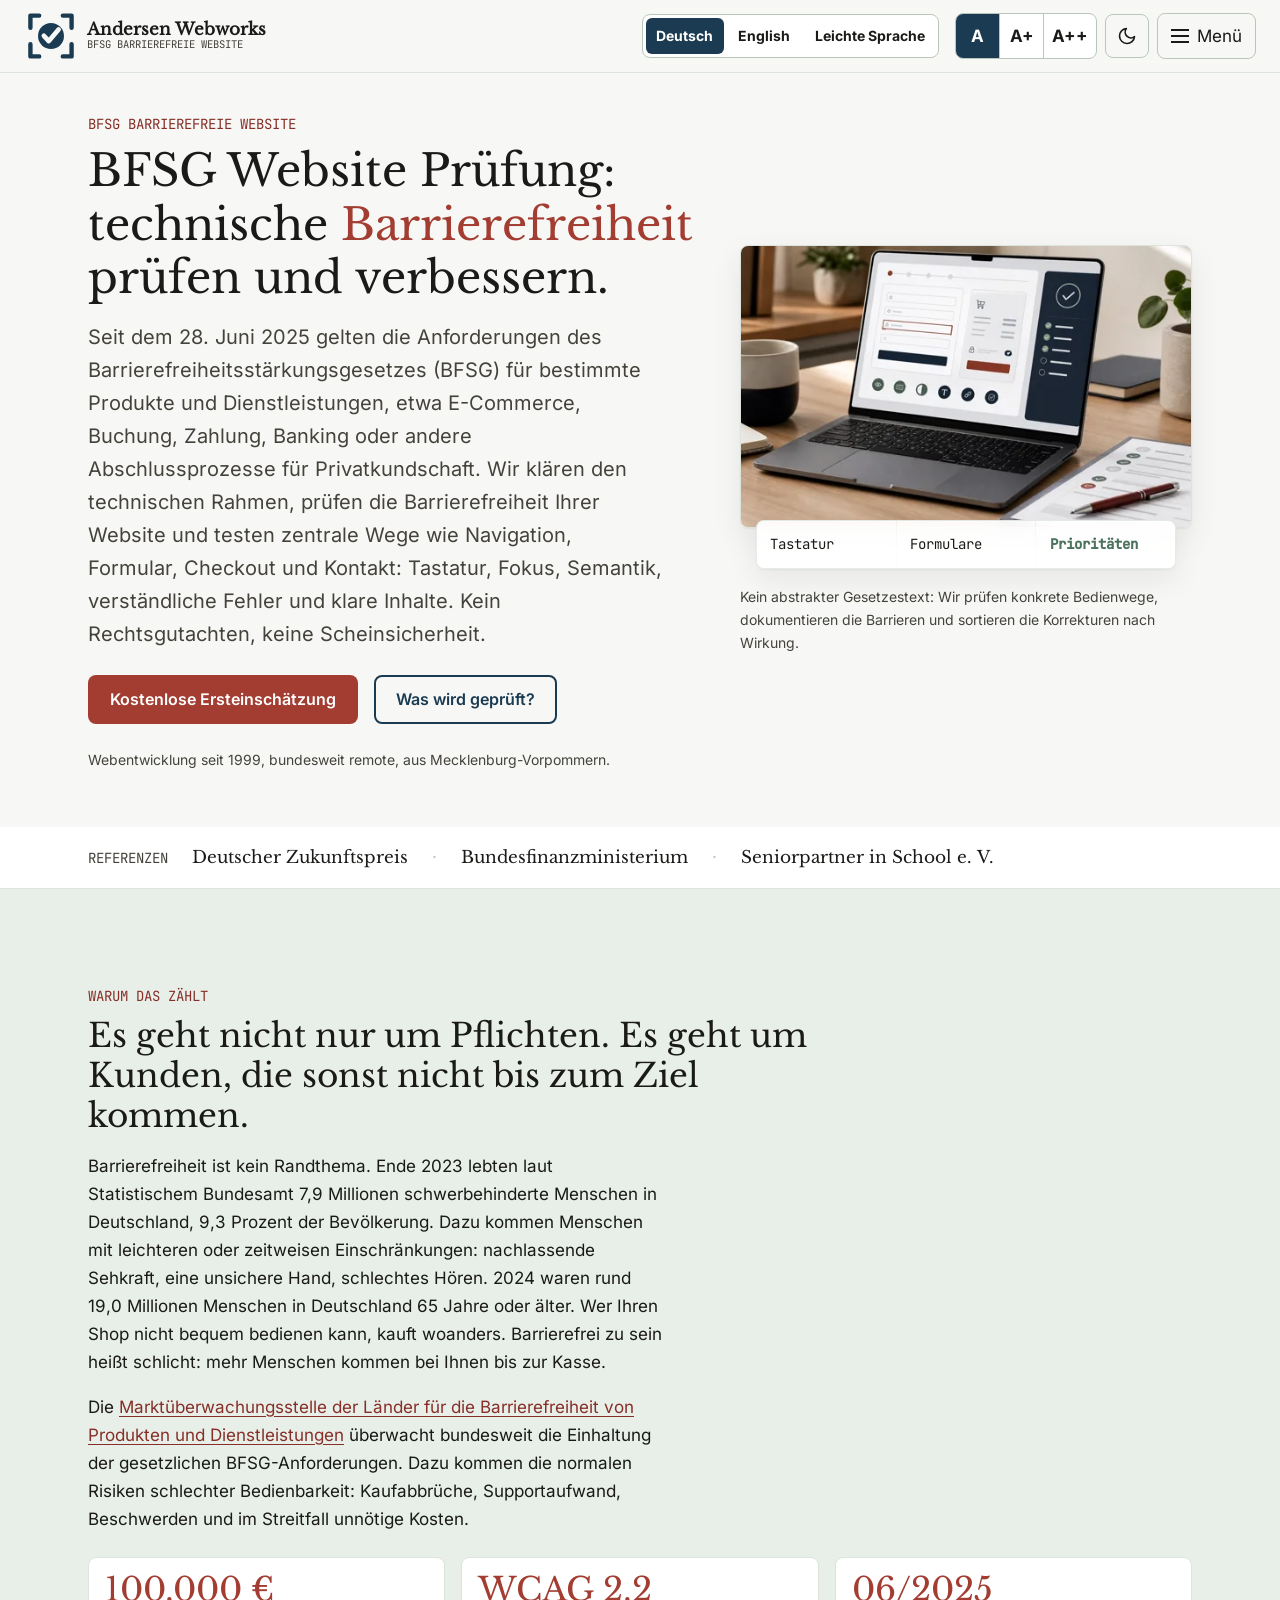
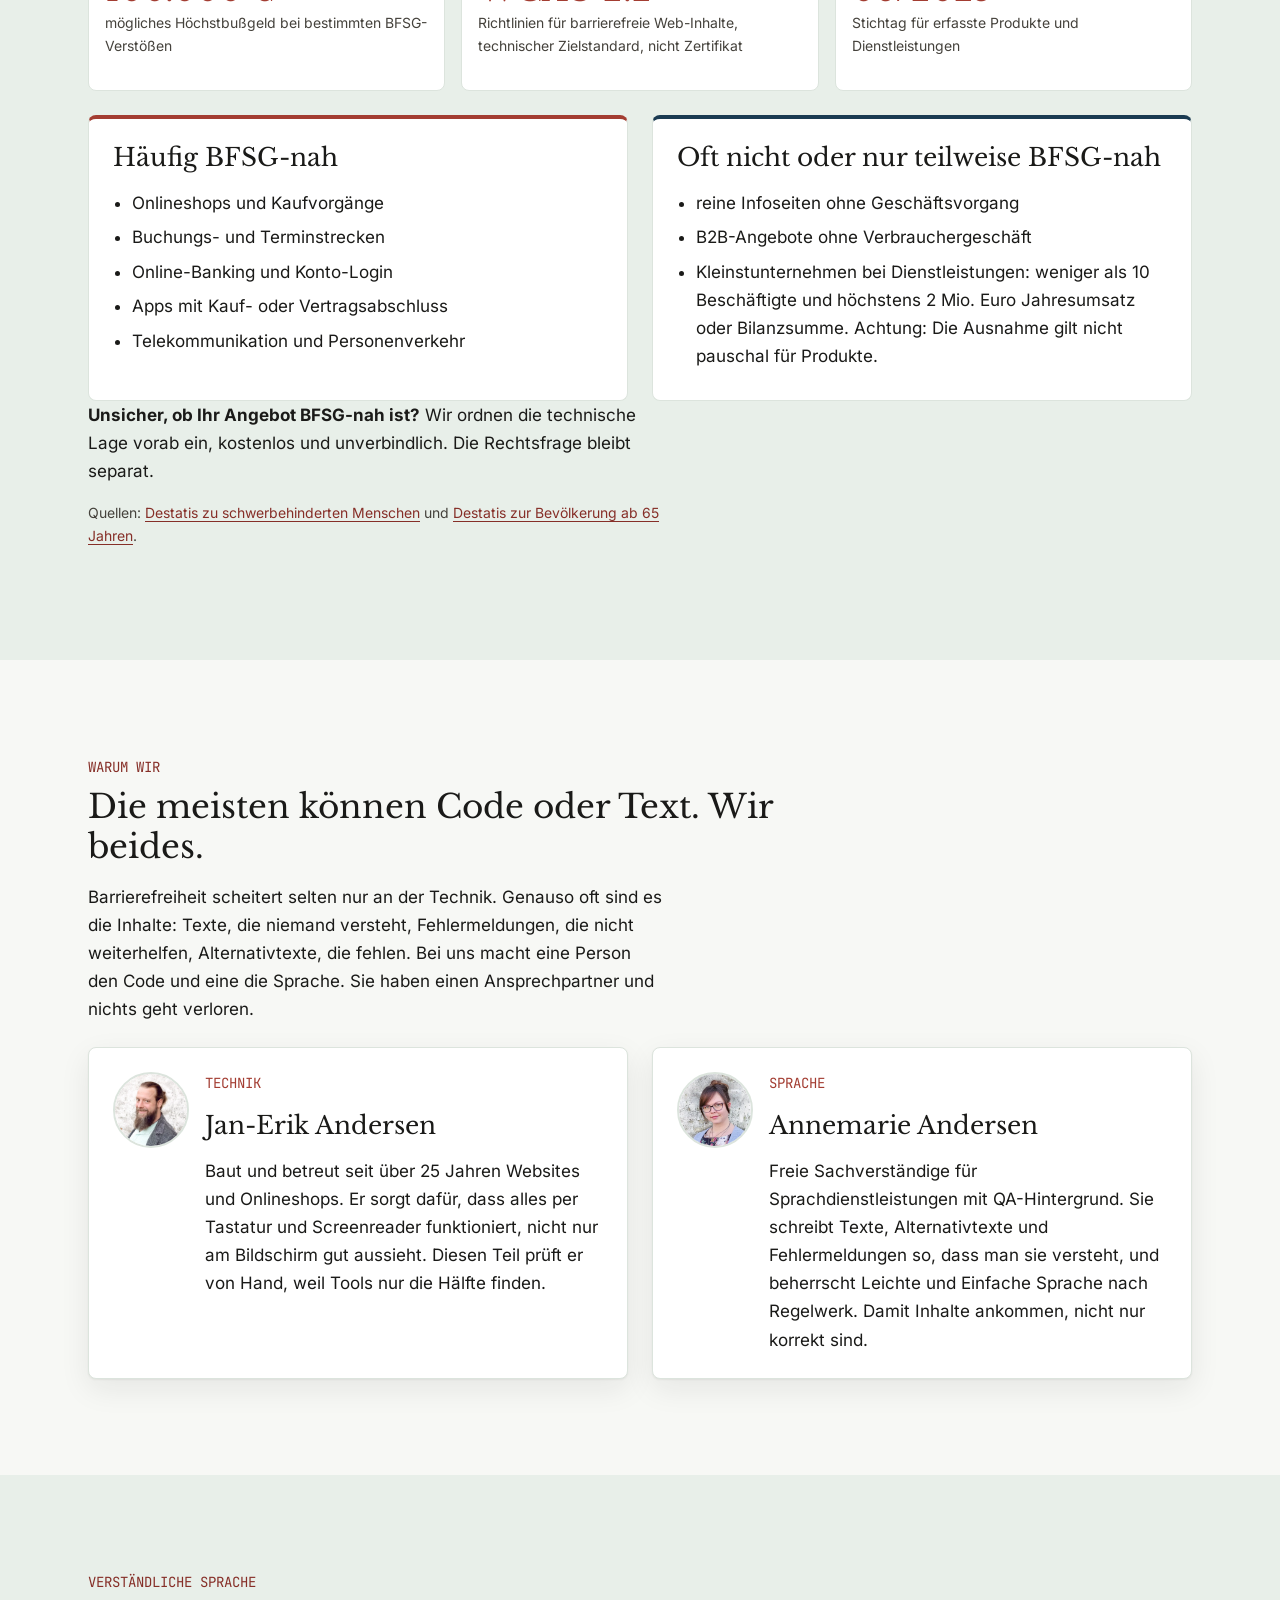
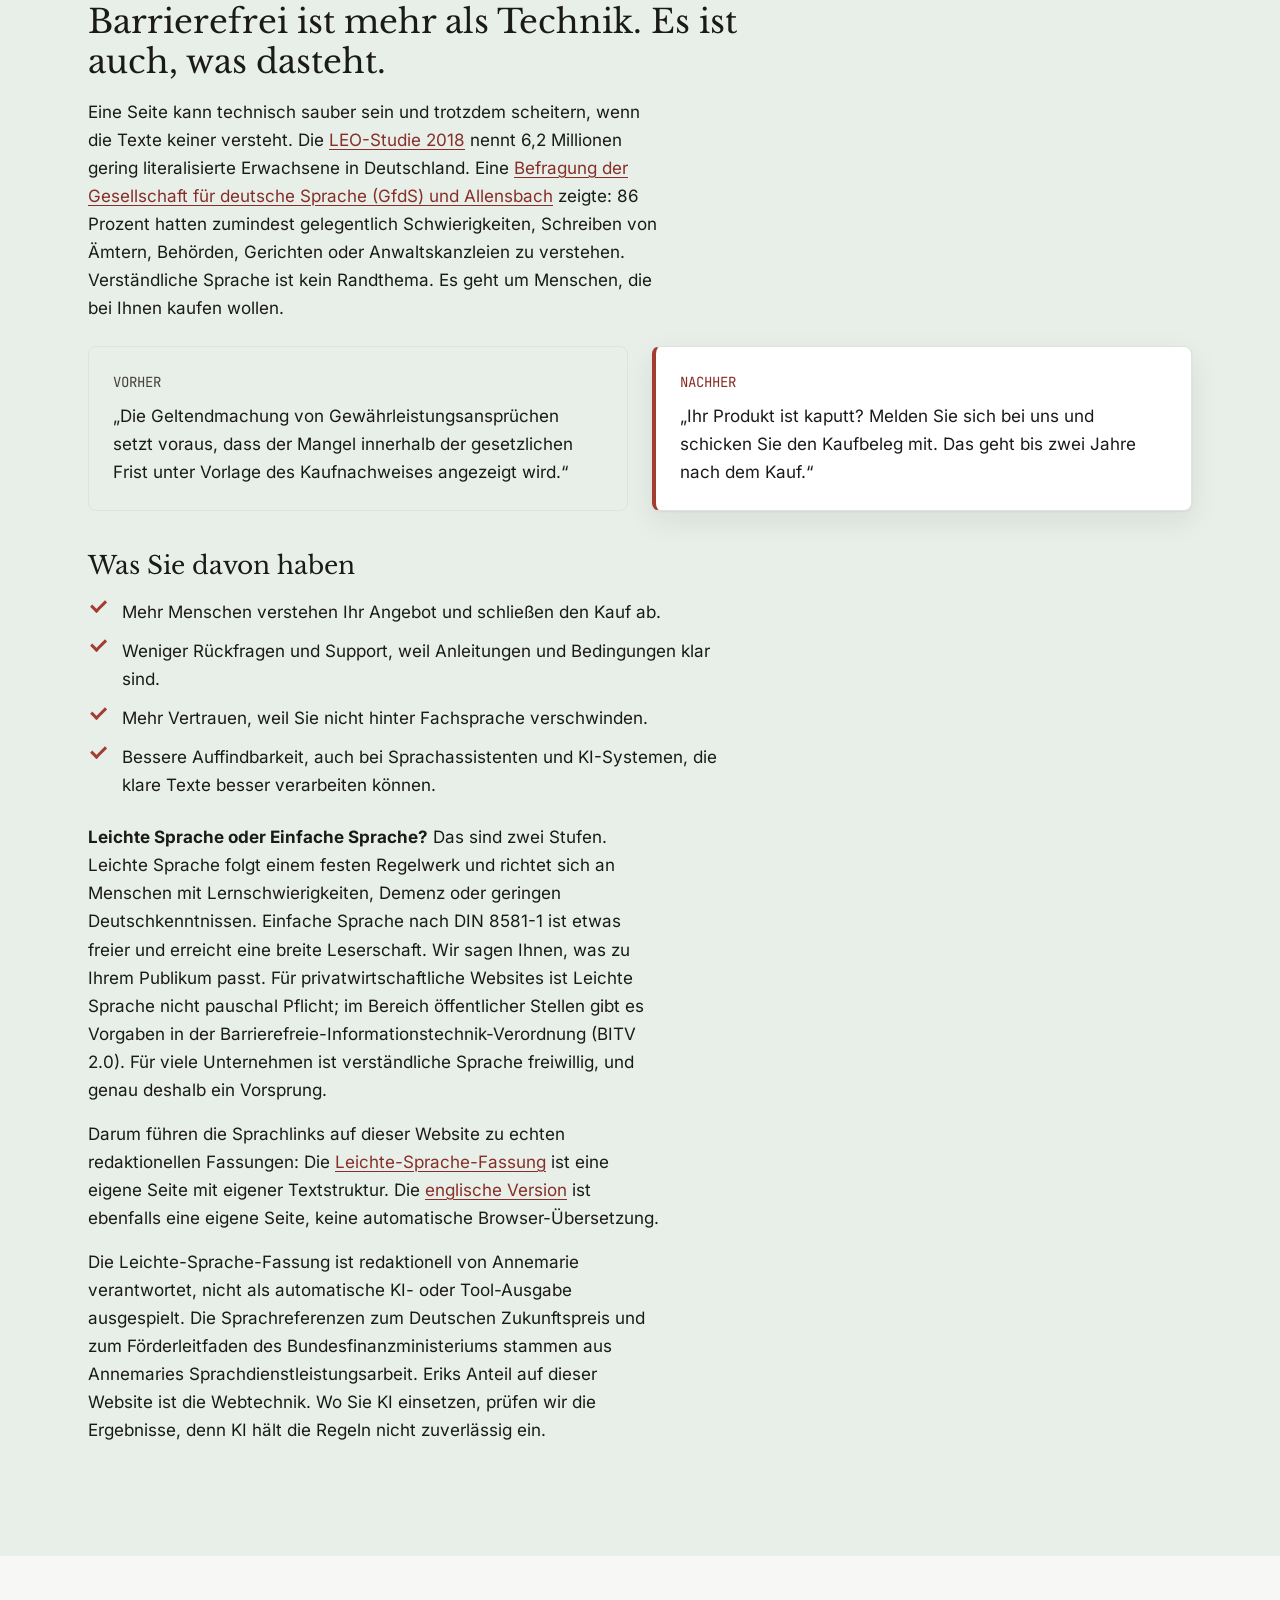
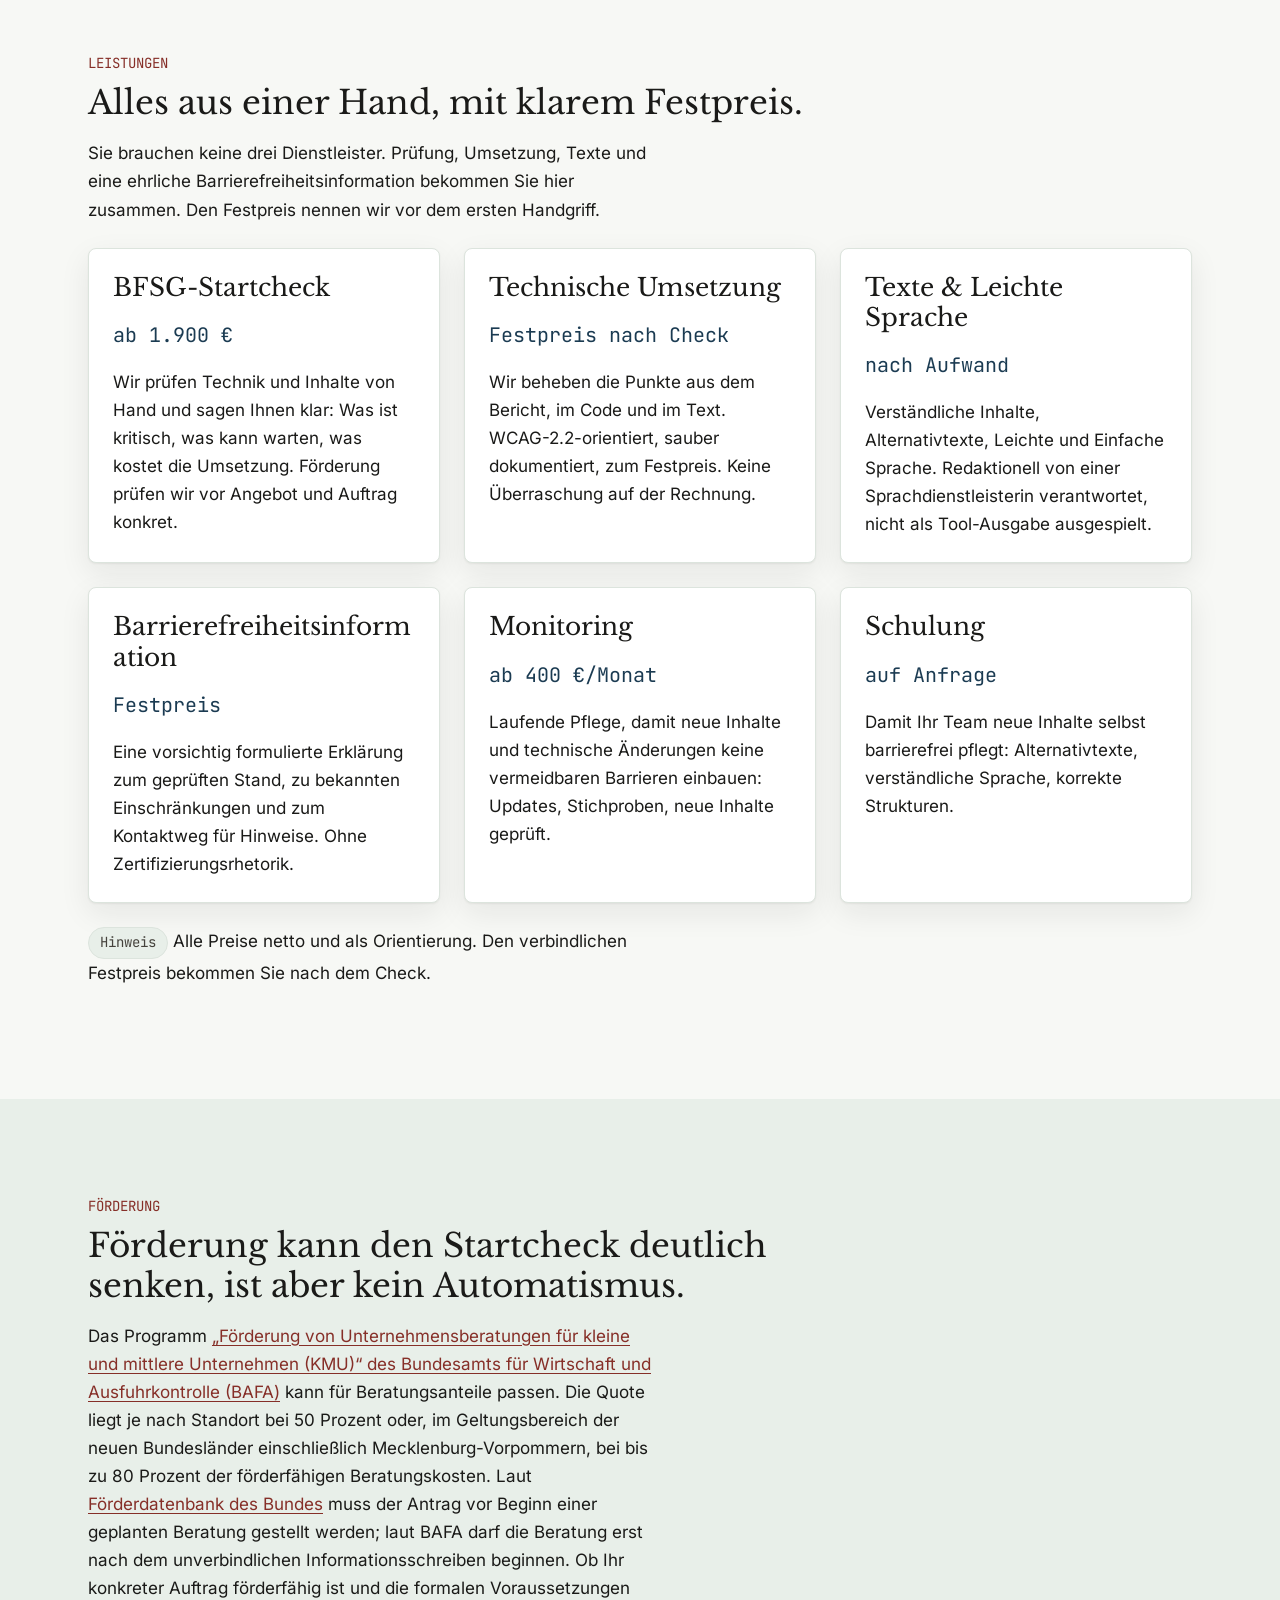
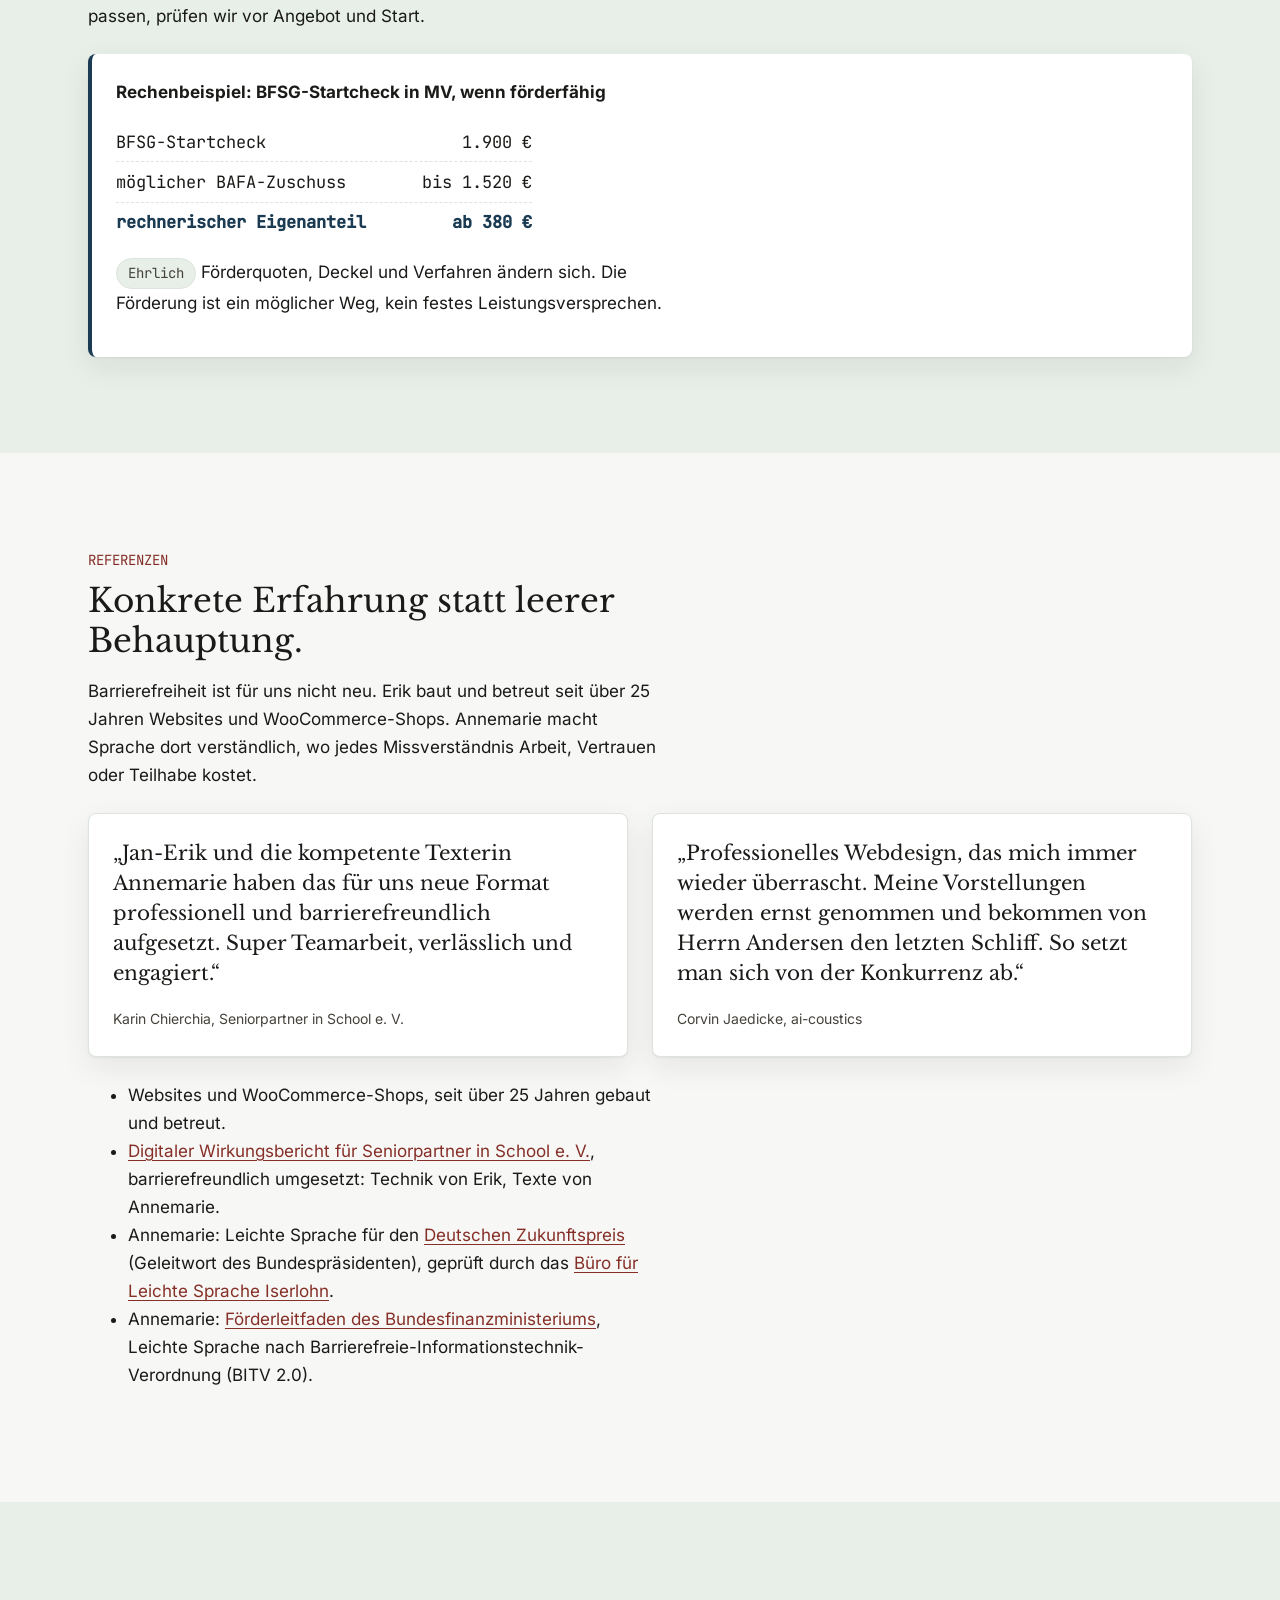
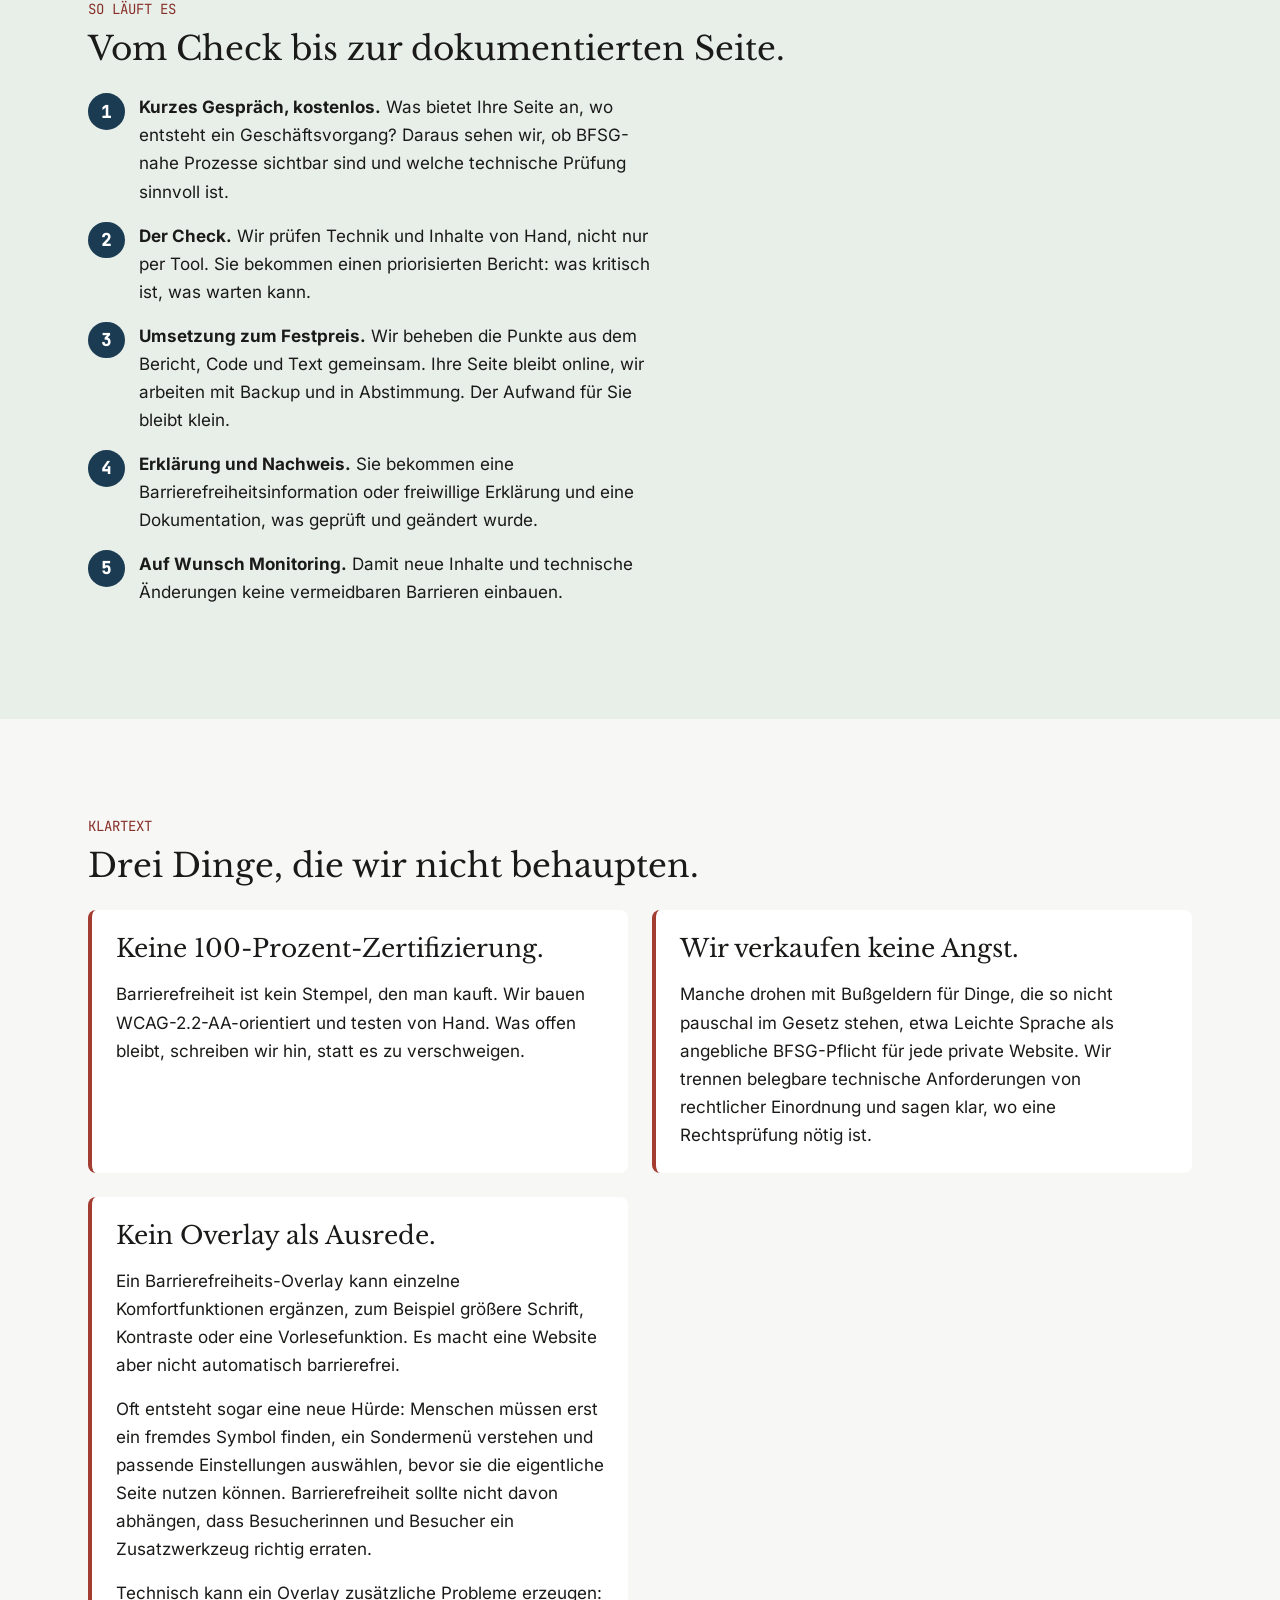
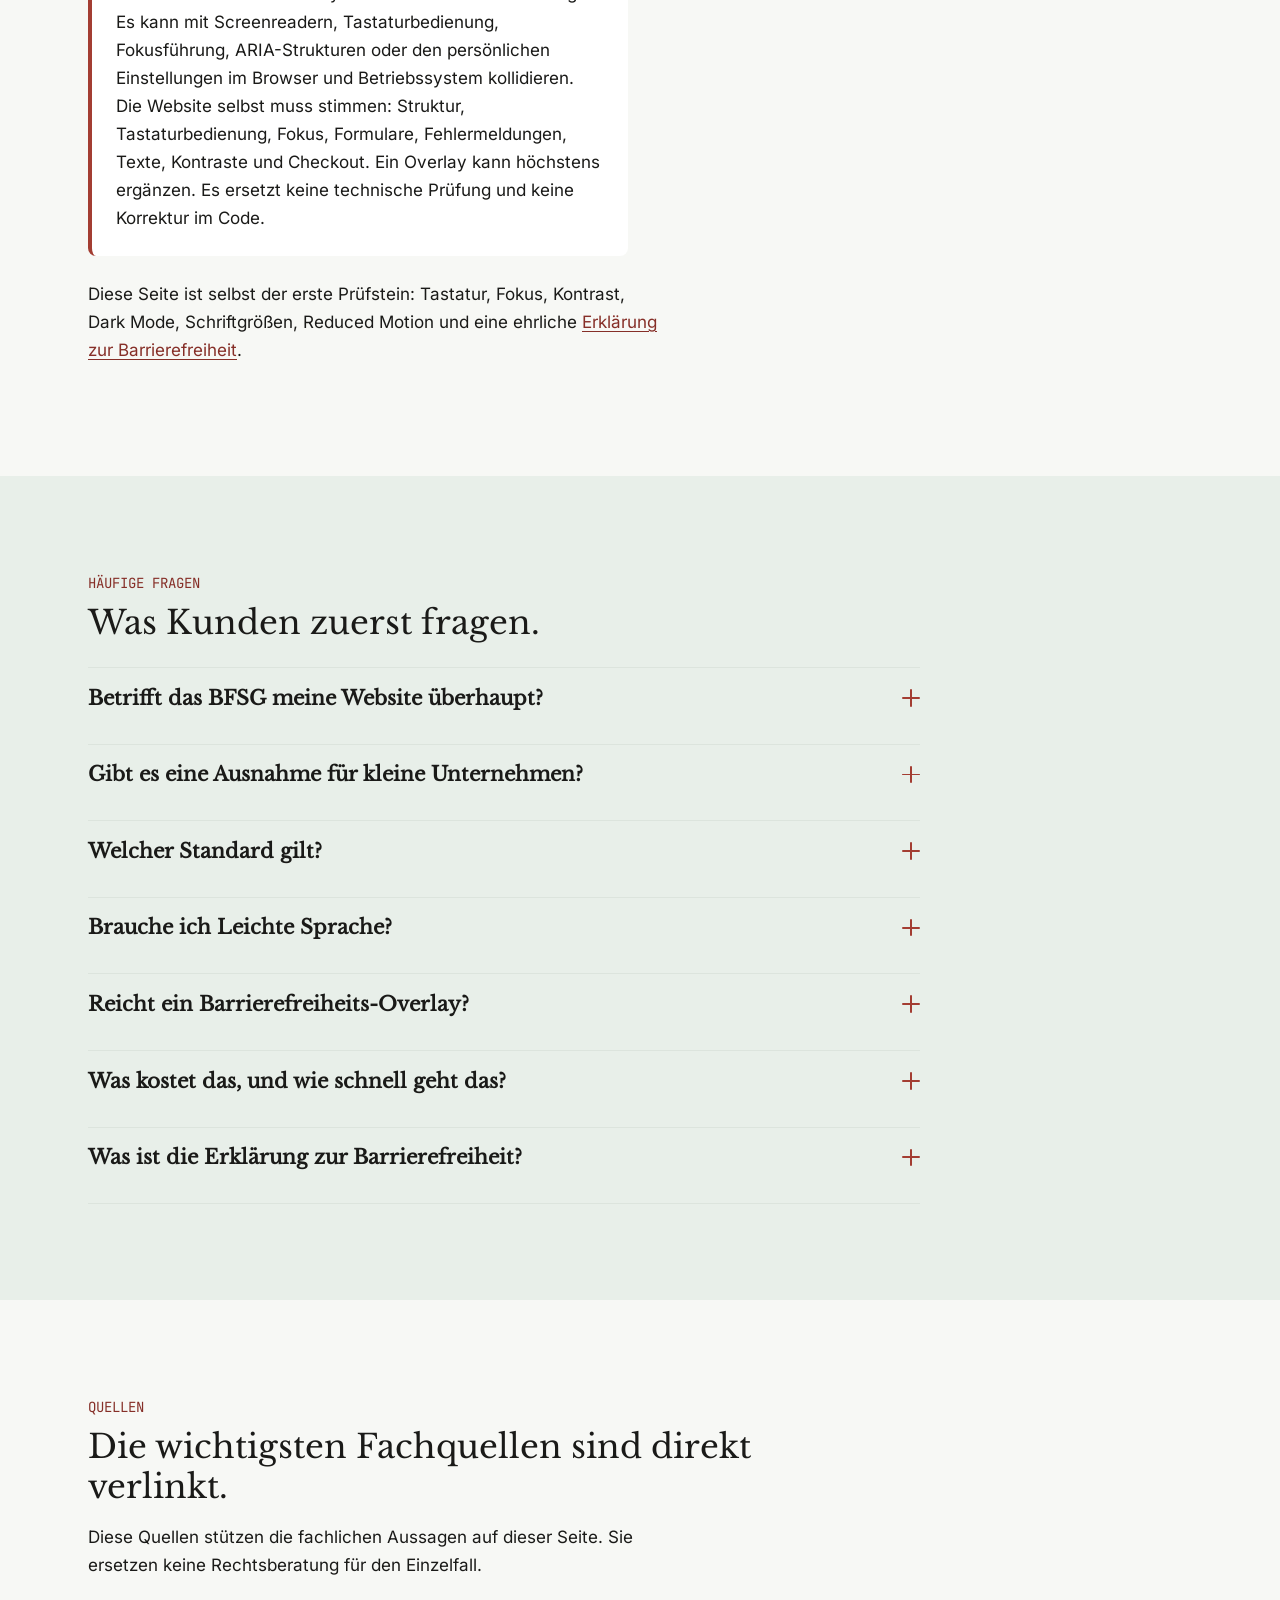
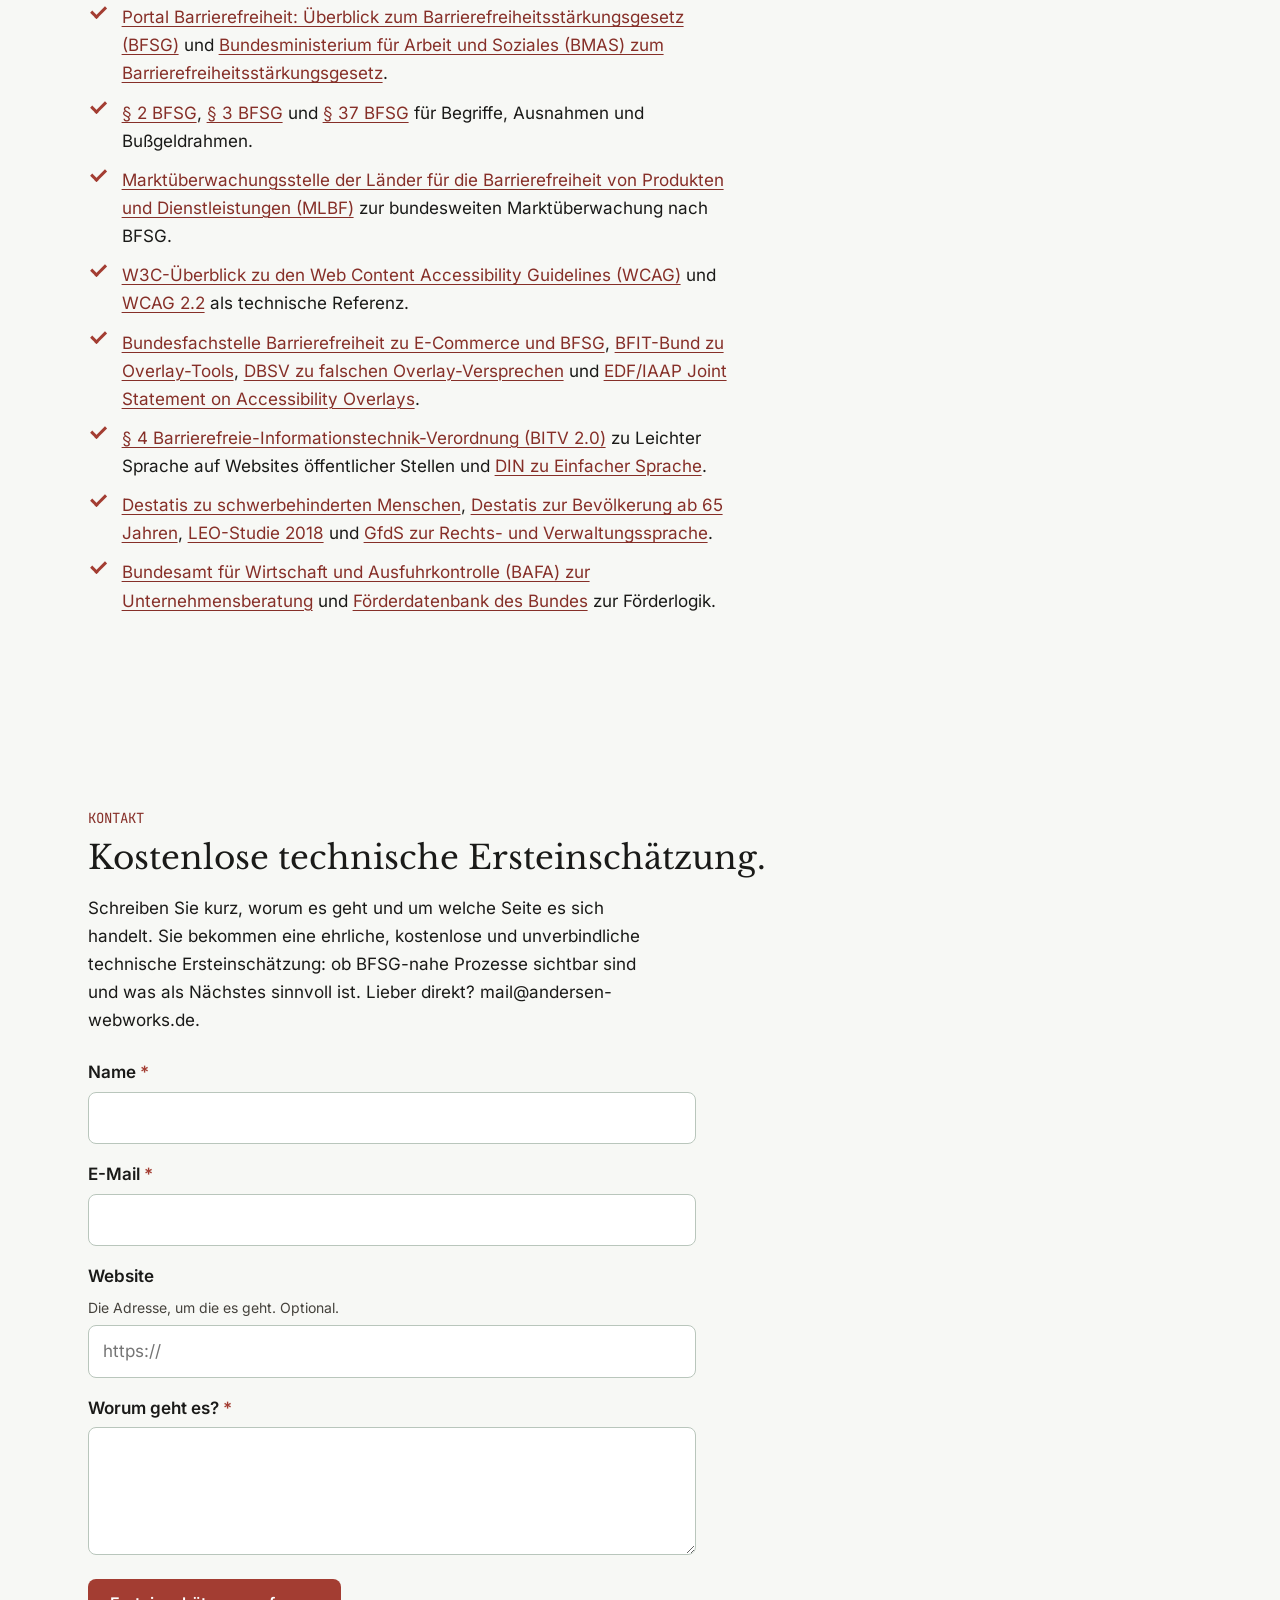
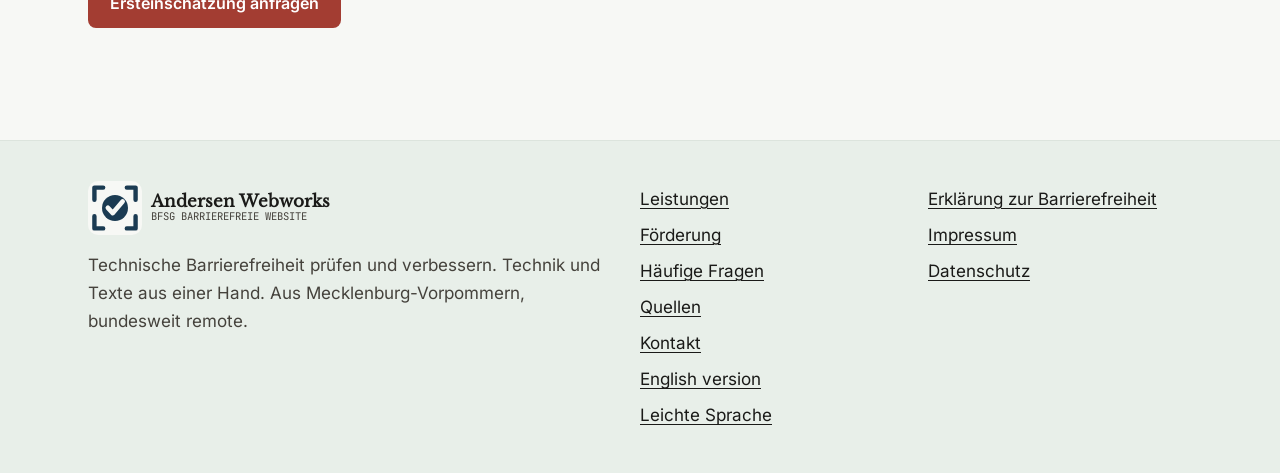
<file: index.html>
<!DOCTYPE html>
<html lang="de">
<head>
  <meta charset="utf-8">
  <meta name="viewport" content="width=device-width, initial-scale=1">
  <title>BFSG Website Prüfung &amp; Barrierefreiheit testen | Andersen Webworks</title>
  <meta name="description" content="BFSG Website Prüfung von Andersen Webworks: Website-Barrierefreiheit prüfen, Barrierefreiheit testen und WCAG-2.2-AA-orientiert verbessern.">
  <meta name="theme-color" media="(prefers-color-scheme: light)" content="#f7f8f5">
  <meta name="theme-color" media="(prefers-color-scheme: dark)" content="#171b19">
  <link rel="icon" href="/favicon.ico" sizes="any">
  <link rel="icon" href="/assets/favicon.svg" type="image/svg+xml">
  <link rel="icon" href="/assets/favicon-32x32.png" sizes="32x32" type="image/png">
  <link rel="icon" href="/assets/favicon-16x16.png" sizes="16x16" type="image/png">
  <link rel="apple-touch-icon" href="/assets/apple-touch-icon.png" sizes="180x180">
  <link rel="mask-icon" href="/assets/safari-pinned-tab.svg" color="#1b3b52">
  <link rel="manifest" href="/manifest.webmanifest">
  <link rel="canonical" href="https://bfsg-barrierefreie-website.de/">
  <link rel="alternate" hreflang="de" href="https://bfsg-barrierefreie-website.de/">
  <link rel="alternate" hreflang="en" href="https://bfsg-barrierefreie-website.de/en/">
  <link rel="alternate" hreflang="de-x-easy" href="https://bfsg-barrierefreie-website.de/leichte-sprache/">
  <link rel="alternate" hreflang="x-default" href="https://bfsg-barrierefreie-website.de/">

  <meta property="og:type" content="website">
  <meta property="og:title" content="BFSG Website Prüfung &amp; Barrierefreiheit testen | Andersen Webworks">
  <meta property="og:description" content="Website-Barrierefreiheit prüfen, priorisieren und nach den Web Content Accessibility Guidelines (WCAG) 2.2 AA verbessern.">
  <meta property="og:url" content="https://bfsg-barrierefreie-website.de/">
  <meta property="og:image" content="https://bfsg-barrierefreie-website.de/assets/bfsg-barrierefreie-website-hero.png">
  <meta property="og:image:width" content="1774">
  <meta property="og:image:height" content="887">
  <meta property="og:locale" content="de_DE">
  <meta property="og:locale:alternate" content="en_US">

  <script>
    /* Darstellung vor dem ersten Paint setzen, gegen Flackern */
    (function () {
      var d = document.documentElement;
      d.classList.add('js');
      try {
        var t = localStorage.getItem('theme');
        if (t === 'light' || t === 'dark') d.setAttribute('data-theme', t);
        var s = localStorage.getItem('text-size');
        if (s === 'large' || s === 'xlarge') d.setAttribute('data-text-size', s);
      } catch (e) {}
    })();
  </script>

  <link rel="preload" href="assets/fonts/inter-latin.woff2" as="font" type="font/woff2" crossorigin>
  <link rel="preload" href="assets/fonts/libre-baskerville-regular-latin.woff2" as="font" type="font/woff2" crossorigin>

  <link rel="stylesheet" href="css/tokens.css">
  <link rel="stylesheet" href="css/base.css">
  <link rel="stylesheet" href="css/components.css">
  <link rel="stylesheet" href="css/sections.css">

  <script type="application/ld+json">
  {
    "@context": "https://schema.org",
    "@graph": [
      {
        "@type": "ProfessionalService",
        "@id": "https://bfsg-barrierefreie-website.de/#organization",
        "name": "Andersen Webworks",
        "url": "https://bfsg-barrierefreie-website.de/",
        "email": "mail@andersen-webworks.de",
        "areaServed": "DE",
        "knowsAbout": ["BFSG", "technische Barrierefreiheit", "WCAG 2.2", "EN 301 549", "barrierearme Websites", "verständliche Website-Texte"],
        "founder": [
          { "@type": "Person", "name": "Jan-Erik Andersen", "jobTitle": "Webentwickler" },
          { "@type": "Person", "name": "Annemarie Andersen", "jobTitle": "Freie Sachverständige für Sprachdienstleistungen mit QA-Hintergrund" }
        ],
        "address": { "@type": "PostalAddress", "addressRegion": "Mecklenburg-Vorpommern", "addressCountry": "DE" }
      },
      {
        "@type": "WebSite",
        "@id": "https://bfsg-barrierefreie-website.de/#website",
        "name": "BFSG Barrierefreie Website",
        "url": "https://bfsg-barrierefreie-website.de/",
        "inLanguage": "de-DE",
        "publisher": { "@id": "https://bfsg-barrierefreie-website.de/#organization" }
      },
      {
        "@type": "WebPage",
        "@id": "https://bfsg-barrierefreie-website.de/#webpage",
        "url": "https://bfsg-barrierefreie-website.de/",
        "name": "BFSG Website Prüfung & Barrierefreiheit testen",
        "description": "Technische BFSG Website Prüfung: Website-Barrierefreiheit prüfen, Barrierefreiheit testen und WCAG-2.2-AA-orientiert verbessern.",
        "inLanguage": "de-DE",
        "isPartOf": { "@id": "https://bfsg-barrierefreie-website.de/#website" },
        "about": { "@id": "https://bfsg-barrierefreie-website.de/#bfsg-barrierefreie-website" },
        "primaryImageOfPage": {
          "@type": "ImageObject",
          "url": "https://bfsg-barrierefreie-website.de/assets/bfsg-barrierefreie-website-hero.png",
          "width": 1774,
          "height": 887
        },
        "breadcrumb": { "@id": "https://bfsg-barrierefreie-website.de/#breadcrumb" }
      },
      {
        "@type": "BreadcrumbList",
        "@id": "https://bfsg-barrierefreie-website.de/#breadcrumb",
        "itemListElement": [
          {
            "@type": "ListItem",
            "position": 1,
            "name": "BFSG Website Prüfung",
            "item": "https://bfsg-barrierefreie-website.de/"
          }
        ]
      },
      {
        "@type": "Service",
        "@id": "https://bfsg-barrierefreie-website.de/#bfsg-barrierefreie-website",
        "name": "BFSG Barrierefreie Website",
        "serviceType": "Technische Prüfung und Verbesserung barrierearmer Website-Strukturen",
        "description": "An den Web Content Accessibility Guidelines (WCAG) 2.2 AA orientierte Prüfung, Priorisierung und technische Verbesserung von Websites, Shops, Buchungsstrecken, Formularen und Abschlussprozessen. Keine Rechtsberatung und keine Konformitätsgarantie zum Barrierefreiheitsstärkungsgesetz (BFSG).",
        "provider": { "@id": "https://bfsg-barrierefreie-website.de/#organization" },
        "mainEntityOfPage": { "@id": "https://bfsg-barrierefreie-website.de/#webpage" },
        "areaServed": "DE",
        "url": "https://bfsg-barrierefreie-website.de/"
      }
    ]
  }
  </script>
  <script type="application/ld+json">
  {
    "@context": "https://schema.org",
    "@type": "FAQPage",
    "mainEntity": [
      { "@type": "Question", "name": "Betrifft das BFSG meine Website überhaupt?",
        "acceptedAnswer": { "@type": "Answer", "text": "Wenn Verbraucher über Ihre Seite kaufen, buchen, bezahlen oder ein Konto nutzen, ist ein BFSG-naher Anwendungsbereich deutlich wahrscheinlicher. Reine Infoseiten ohne Geschäftsvorgang fallen meist nicht darunter. Der Check klärt die technische Lage vor; die Rechtsfrage bleibt separat." } },
      { "@type": "Question", "name": "Gibt es eine Ausnahme für kleine Unternehmen?",
        "acceptedAnswer": { "@type": "Answer", "text": "Bei Dienstleistungen ja: weniger als 10 Beschäftigte und höchstens 2 Millionen Euro Jahresumsatz oder Bilanzsumme. Beides muss zutreffen. Für Produkte gilt die Ausnahme nicht pauschal." } },
      { "@type": "Question", "name": "Welcher Standard gilt?",
        "acceptedAnswer": { "@type": "Answer", "text": "Rechtlicher Rahmen sind das Barrierefreiheitsstärkungsgesetz (BFSG) und die Verordnung zum Barrierefreiheitsstärkungsgesetz (BFSGV). EN 301 549 und die Web Content Accessibility Guidelines (WCAG, Richtlinien für barrierefreie Web-Inhalte) sind technische Bezugspunkte. Wir arbeiten WCAG-2.2-AA-orientiert, weil WCAG 2.2 neuere Erfolgskriterien ergänzt; das ist ein Zielstandard, kein Zertifikat." } },
      { "@type": "Question", "name": "Brauche ich Leichte Sprache?",
        "acceptedAnswer": { "@type": "Answer", "text": "Für privatwirtschaftliche Websites ist Leichte Sprache keine pauschale BFSG-Pflicht. Für öffentliche Stellen gibt es Vorgaben in der Barrierefreie-Informationstechnik-Verordnung (BITV 2.0). Verständliche Inhalte, Alternativtexte und klare Fehlermeldungen sind trotzdem ein wichtiger Teil barrierefreier Kommunikation." } },
      { "@type": "Question", "name": "Reicht ein Barrierefreiheits-Overlay?",
        "acceptedAnswer": { "@type": "Answer", "text": "Nein. Ein Overlay kann einzelne Zusatzfunktionen anbieten, ersetzt aber keine barrierefreie Website. Die eigentlichen Barrieren bleiben oft im Code, in der Struktur, in Formularen, im Checkout oder in den Texten. Außerdem kann ein Overlay mit Screenreadern, Tastaturbedienung, Fokusführung, ARIA-Strukturen oder den persönlichen Einstellungen im Browser und Betriebssystem kollidieren. Besucherinnen und Besucher müssen erst ein zusätzliches Werkzeug finden, verstehen und richtig bedienen. Echte Barrierefreiheit muss in der Website selbst entstehen." } },
      { "@type": "Question", "name": "Was kostet das, und wie schnell geht das?",
        "acceptedAnswer": { "@type": "Answer", "text": "Der BFSG-Startcheck beginnt bei rund 1.900 Euro netto. Förderprogramme können den Eigenanteil senken, wenn Förderfähigkeit, Antrag und Verfahren passen. Ein möglicher Weg ist das Programm „Förderung von Unternehmensberatungen für kleine und mittlere Unternehmen (KMU)“ des Bundesamts für Wirtschaft und Ausfuhrkontrolle (BAFA). Der Antrag muss vor Beginn gestellt werden; die Beratung darf erst nach der BAFA-Rückmeldung beginnen. Das prüfen wir vor Angebot und Start." } },
      { "@type": "Question", "name": "Was ist die Erklärung zur Barrierefreiheit?",
        "acceptedAnswer": { "@type": "Answer", "text": "Eine Erklärung oder Barrierefreiheitsinformation beschreibt den geprüften Stand, bekannte Einschränkungen und einen Kontaktweg für Hinweise. Ob und in welcher Form sie für Ihre Seite rechtlich nötig ist, hängt vom konkreten Anwendungsbereich ab." } }
    ]
  }
  </script>
</head>
<body>
  <a class="skip-link" href="#main">Zum Inhalt springen</a>

  <header class="site-header">
    <div class="container site-header__inner">
      <a class="brand" href="#main" aria-label="Andersen Webworks BFSG Barrierefreie Website, zur Startseite">
        <img class="brand__mark" src="assets/logo.svg" alt="" width="54" height="54">
        <span class="brand__name">Andersen Webworks
          <span class="brand__line">BFSG Barrierefreie Website</span>
        </span>
      </a>

      <div class="site-header__right">
        <nav class="site-nav" id="site-nav" aria-label="Hauptnavigation">
          <ul>
            <li><a href="#leistungen">Leistungen</a></li>
            <li><a href="#sprache">Sprache</a></li>
            <li><a href="#foerderung">Förderung</a></li>
            <li><a href="#faq">FAQ</a></li>
            <li><a href="#quellen">Quellen</a></li>
            <li><a class="btn btn--primary" href="#kontakt">Kostenlose Prüfung</a></li>
          </ul>
        </nav>
        <nav class="language-switcher" aria-label="Sprachversionen">
          <ul>
            <li><a href="index.html" aria-current="page" lang="de">Deutsch</a></li>
            <li><a href="en/index.html" lang="en">English</a></li>
            <li><a href="leichte-sprache/index.html" lang="de">Leichte Sprache</a></li>
          </ul>
        </nav>
        <div class="header-actions" role="group" aria-label="Darstellung">
          <div class="text-size-control" role="group" aria-label="Schriftgröße">
            <button class="text-size-control__btn" type="button" data-text-size-option="normal" aria-pressed="true" aria-label="A normale Schriftgröße">A</button>
            <button class="text-size-control__btn" type="button" data-text-size-option="large" aria-pressed="false" aria-label="A+ große Schriftgröße">A+</button>
            <button class="text-size-control__btn" type="button" data-text-size-option="xlarge" aria-pressed="false" aria-label="A++ sehr große Schriftgröße">A++</button>
          </div>
          <button class="theme-toggle" type="button" aria-pressed="false" aria-label="Dunkles Design einschalten" title="Hell und Dunkel umschalten">
            <svg class="icon-moon" viewBox="0 0 24 24" fill="none" stroke="currentColor" stroke-width="2" stroke-linecap="round" stroke-linejoin="round" aria-hidden="true"><path d="M21 12.8A9 9 0 1 1 11.2 3a7 7 0 0 0 9.8 9.8z"/></svg>
            <svg class="icon-sun" viewBox="0 0 24 24" fill="none" stroke="currentColor" stroke-width="2" stroke-linecap="round" stroke-linejoin="round" aria-hidden="true"><circle cx="12" cy="12" r="4"/><path d="M12 2v2M12 20v2M4.9 4.9l1.4 1.4M17.7 17.7l1.4 1.4M2 12h2M20 12h2M4.9 19.1l1.4-1.4M17.7 6.3l1.4-1.4"/></svg>
          </button>
          <button class="nav-toggle" type="button" aria-expanded="false" aria-controls="site-nav" aria-label="Menü öffnen">
            <span class="nav-toggle__bars" aria-hidden="true"></span>
            <span>Menü</span>
          </button>
        </div>
      </div>
    </div>
  </header>

  <main id="main" tabindex="-1">

    <!-- HERO -->
    <section class="hero">
      <div class="container hero__grid">
        <div class="reveal hero__copy">
          <p class="eyebrow">BFSG Barrierefreie Website</p>
          <h1>BFSG Website Prüfung: technische <span class="accent">Barrierefreiheit</span> prüfen und verbessern.</h1>
          <p class="lede">Seit dem 28. Juni 2025 gelten die Anforderungen des Barrierefreiheitsstärkungsgesetzes (BFSG) für bestimmte Produkte und Dienstleistungen, etwa E-Commerce, Buchung, Zahlung, Banking oder andere Abschlussprozesse für Privatkundschaft. Wir klären den technischen Rahmen, prüfen die Barrierefreiheit Ihrer Website und testen zentrale Wege wie Navigation, Formular, Checkout und Kontakt: Tastatur, Fokus, Semantik, verständliche Fehler und klare Inhalte. Kein Rechtsgutachten, keine Scheinsicherheit.</p>
          <div class="hero__cta">
            <a class="btn btn--primary" href="#kontakt">Kostenlose Ersteinschätzung</a>
            <a class="btn btn--secondary" href="#leistungen">Was wird geprüft?</a>
          </div>
          <p class="hero__trust">Webentwicklung seit 1999, bundesweit remote, aus Mecklenburg-Vorpommern.</p>
        </div>

        <figure class="reveal hero__visual">
          <picture>
            <source type="image/webp" srcset="assets/bfsg-barrierefreie-website-hero-640.webp 640w, assets/bfsg-barrierefreie-website-hero-900.webp 900w, assets/bfsg-barrierefreie-website-hero-1200.webp 1200w" sizes="(min-width: 980px) 48vw, 100vw">
            <img class="hero__image" src="assets/bfsg-barrierefreie-website-hero.png" alt="Notebook mit Barrierefreiheits-Checkliste, Formularprüfung und Prüfbericht" width="1200" height="600" fetchpriority="high">
          </picture>
          <div class="proof-card" aria-label="Prüfschwerpunkte">
            <span>Tastatur</span>
            <span>Formulare</span>
            <span>Prioritäten</span>
          </div>
          <figcaption class="combo__caption">Kein abstrakter Gesetzestext: Wir prüfen konkrete Bedienwege, dokumentieren die Barrieren und sortieren die Korrekturen nach Wirkung.</figcaption>
        </figure>
      </div>
    </section>

    <aside class="trust-strip reveal" aria-label="Referenzen">
      <div class="container trust-strip__inner">
        <span class="trust-strip__label">Referenzen</span>
        <span class="trust-strip__item">Deutscher Zukunftspreis</span>
        <span class="trust-strip__sep" aria-hidden="true">·</span>
        <span class="trust-strip__item">Bundesfinanzministerium</span>
        <span class="trust-strip__sep" aria-hidden="true">·</span>
        <span class="trust-strip__item">Seniorpartner in School e.&nbsp;V.</span>
      </div>
    </aside>

    <!-- PROBLEM -->
    <section class="section section--tint" id="problem" aria-labelledby="problem-h">
      <div class="container">
        <div class="section-head reveal">
          <p class="eyebrow">Warum das zählt</p>
          <h2 id="problem-h">Es geht nicht nur um Pflichten. Es geht um Kunden, die sonst nicht bis zum Ziel kommen.</h2>
          <p>Barrierefreiheit ist kein Randthema. Ende 2023 lebten laut Statistischem Bundesamt 7,9 Millionen schwerbehinderte Menschen in Deutschland, 9,3 Prozent der Bevölkerung. Dazu kommen Menschen mit leichteren oder zeitweisen Einschränkungen: nachlassende Sehkraft, eine unsichere Hand, schlechtes Hören. 2024 waren rund 19,0 Millionen Menschen in Deutschland 65 Jahre oder älter. Wer Ihren Shop nicht bequem bedienen kann, kauft woanders. Barrierefrei zu sein heißt schlicht: mehr Menschen kommen bei Ihnen bis zur Kasse.</p>
          <p>Die <a href="https://www.mlbf-barrierefrei.de/">Marktüberwachungsstelle der Länder für die Barrierefreiheit von Produkten und Dienstleistungen</a> überwacht bundesweit die Einhaltung der gesetzlichen BFSG-Anforderungen. Dazu kommen die normalen Risiken schlechter Bedienbarkeit: Kaufabbrüche, Supportaufwand, Beschwerden und im Streitfall unnötige Kosten.</p>
        </div>

        <div class="stats reveal">
          <div class="stat">
            <div class="stat__num">100.000 €</div>
            <p class="stat__label">mögliches Höchstbußgeld bei bestimmten BFSG-Verstößen</p>
          </div>
          <div class="stat">
            <div class="stat__num">WCAG 2.2</div>
            <p class="stat__label">Richtlinien für barrierefreie Web-Inhalte, technischer Zielstandard, nicht Zertifikat</p>
          </div>
          <div class="stat">
            <div class="stat__num">06/2025</div>
            <p class="stat__label">Stichtag für erfasste Produkte und Dienstleistungen</p>
          </div>
        </div>

        <div class="scope reveal">
          <div class="scope__col scope__col--yes">
            <h3>Häufig BFSG-nah</h3>
            <ul>
              <li>Onlineshops und Kaufvorgänge</li>
              <li>Buchungs- und Terminstrecken</li>
              <li>Online-Banking und Konto-Login</li>
              <li>Apps mit Kauf- oder Vertragsabschluss</li>
              <li>Telekommunikation und Personenverkehr</li>
            </ul>
          </div>
          <div class="scope__col scope__col--no">
            <h3>Oft nicht oder nur teilweise BFSG-nah</h3>
            <ul>
              <li>reine Infoseiten ohne Geschäftsvorgang</li>
              <li>B2B-Angebote ohne Verbrauchergeschäft</li>
              <li>Kleinstunternehmen bei Dienstleistungen: weniger als 10 Beschäftigte und höchstens 2 Mio. Euro Jahresumsatz oder Bilanzsumme. Achtung: Die Ausnahme gilt nicht pauschal für Produkte.</li>
            </ul>
          </div>
        </div>
        <p class="reveal"><strong>Unsicher, ob Ihr Angebot BFSG-nah ist?</strong> Wir ordnen die technische Lage vorab ein, kostenlos und unverbindlich. Die Rechtsfrage bleibt separat.</p>
        <p class="reveal" style="font-size:var(--fs-300);color:var(--text-muted)">Quellen: <a href="https://www.destatis.de/DE/Presse/Pressemitteilungen/2024/07/PD24_281_227.html">Destatis zu schwerbehinderten Menschen</a> und <a href="https://www.destatis.de/DE/Themen/Querschnitt/Demografischer-Wandel/Aeltere-Menschen/bevoelkerung-ab-65-j.html">Destatis zur Bevölkerung ab 65 Jahren</a>.</p>
      </div>
    </section>

    <!-- DUO -->
    <section class="section" id="unterschied" aria-labelledby="duo-h">
      <div class="container">
        <div class="section-head reveal">
          <p class="eyebrow">Warum wir</p>
          <h2 id="duo-h">Die meisten können Code oder Text. Wir beides.</h2>
          <p>Barrierefreiheit scheitert selten nur an der Technik. Genauso oft sind es die Inhalte: Texte, die niemand versteht, Fehlermeldungen, die nicht weiterhelfen, Alternativtexte, die fehlen. Bei uns macht eine Person den Code und eine die Sprache. Sie haben einen Ansprechpartner und nichts geht verloren.</p>
        </div>
        <div class="duo">
          <div class="card reveal person">
            <img class="person__photo" src="assets/portrait-erik.webp" alt="" width="76" height="76" loading="lazy">
            <div>
              <p class="person__role">Technik</p>
              <h3>Jan-Erik Andersen</h3>
              <p>Baut und betreut seit über 25 Jahren Websites und Onlineshops. Er sorgt dafür, dass alles per Tastatur und Screenreader funktioniert, nicht nur am Bildschirm gut aussieht. Diesen Teil prüft er von Hand, weil Tools nur die Hälfte finden.</p>
            </div>
          </div>
          <div class="card reveal person">
            <img class="person__photo" src="assets/portrait-annemarie.webp" alt="" width="76" height="76" loading="lazy">
            <div>
              <p class="person__role">Sprache</p>
              <h3>Annemarie Andersen</h3>
              <p>Freie Sachverständige für Sprachdienstleistungen mit QA-Hintergrund. Sie schreibt Texte, Alternativtexte und Fehlermeldungen so, dass man sie versteht, und beherrscht Leichte und Einfache Sprache nach Regelwerk. Damit Inhalte ankommen, nicht nur korrekt sind.</p>
            </div>
          </div>
        </div>
      </div>
    </section>

    <!-- SPRACHE -->
    <section class="section section--tint" id="sprache" aria-labelledby="spr-h">
      <div class="container">
        <div class="section-head reveal">
          <p class="eyebrow">Verständliche Sprache</p>
          <h2 id="spr-h">Barrierefrei ist mehr als Technik. Es ist auch, was dasteht.</h2>
          <p>Eine Seite kann technisch sauber sein und trotzdem scheitern, wenn die Texte keiner versteht. Die <a href="https://leo.blogs.uni-hamburg.de/leo-2018-62-millionen-gering-literalisierte-erwachsene/">LEO-Studie 2018</a> nennt 6,2 Millionen gering literalisierte Erwachsene in Deutschland. Eine <a href="https://gfds.de/verstaendliche-rechts-und-verwaltungssprache/">Befragung der Gesellschaft für deutsche Sprache (GfdS) und Allensbach</a> zeigte: 86 Prozent hatten zumindest gelegentlich Schwierigkeiten, Schreiben von Ämtern, Behörden, Gerichten oder Anwaltskanzleien zu verstehen. Verständliche Sprache ist kein Randthema. Es geht um Menschen, die bei Ihnen kaufen wollen.</p>
        </div>

        <div class="vs reveal">
          <div class="vs__card vs__card--before">
            <span class="vs__tag">Vorher</span>
            <p>„Die Geltendmachung von Gewährleistungsansprüchen setzt voraus, dass der Mangel innerhalb der gesetzlichen Frist unter Vorlage des Kaufnachweises angezeigt wird.“</p>
          </div>
          <div class="vs__card vs__card--after">
            <span class="vs__tag">Nachher</span>
            <p>„Ihr Produkt ist kaputt? Melden Sie sich bei uns und schicken Sie den Kaufbeleg mit. Das geht bis zwei Jahre nach dem Kauf.“</p>
          </div>
        </div>

        <h3 class="reveal" style="margin-top:var(--space-4)">Was Sie davon haben</h3>
        <ul class="benefits reveal">
          <li>Mehr Menschen verstehen Ihr Angebot und schließen den Kauf ab.</li>
          <li>Weniger Rückfragen und Support, weil Anleitungen und Bedingungen klar sind.</li>
          <li>Mehr Vertrauen, weil Sie nicht hinter Fachsprache verschwinden.</li>
          <li>Bessere Auffindbarkeit, auch bei Sprachassistenten und KI-Systemen, die klare Texte besser verarbeiten können.</li>
        </ul>

        <div class="reveal" style="margin-top:var(--space-3);max-width:42rem">
          <p><strong>Leichte Sprache oder Einfache Sprache?</strong> Das sind zwei Stufen. Leichte Sprache folgt einem festen Regelwerk und richtet sich an Menschen mit Lernschwierigkeiten, Demenz oder geringen Deutschkenntnissen. Einfache Sprache nach DIN 8581-1 ist etwas freier und erreicht eine breite Leserschaft. Wir sagen Ihnen, was zu Ihrem Publikum passt. Für privatwirtschaftliche Websites ist Leichte Sprache nicht pauschal Pflicht; im Bereich öffentlicher Stellen gibt es Vorgaben in der Barrierefreie-Informationstechnik-Verordnung (BITV 2.0). Für viele Unternehmen ist verständliche Sprache freiwillig, und genau deshalb ein Vorsprung.</p>
          <p>Darum führen die Sprachlinks auf dieser Website zu echten redaktionellen Fassungen: Die <a href="leichte-sprache/index.html">Leichte-Sprache-Fassung</a> ist eine eigene Seite mit eigener Textstruktur. Die <a href="en/index.html" lang="en">englische Version</a> ist ebenfalls eine eigene Seite, keine automatische Browser-Übersetzung.</p>
          <p>Die Leichte-Sprache-Fassung ist redaktionell von Annemarie verantwortet, nicht als automatische KI- oder Tool-Ausgabe ausgespielt. Die Sprachreferenzen zum Deutschen Zukunftspreis und zum Förderleitfaden des Bundesfinanzministeriums stammen aus Annemaries Sprachdienstleistungsarbeit. Eriks Anteil auf dieser Website ist die Webtechnik. Wo Sie KI einsetzen, prüfen wir die Ergebnisse, denn KI hält die Regeln nicht zuverlässig ein.</p>
        </div>
      </div>
    </section>

    <!-- LEISTUNGEN -->
    <section class="section" id="leistungen" aria-labelledby="leist-h">
      <div class="container">
        <div class="section-head reveal">
          <p class="eyebrow">Leistungen</p>
          <h2 id="leist-h">Alles aus einer Hand, mit klarem Festpreis.</h2>
          <p>Sie brauchen keine drei Dienstleister. Prüfung, Umsetzung, Texte und eine ehrliche Barrierefreiheitsinformation bekommen Sie hier zusammen. Den Festpreis nennen wir vor dem ersten Handgriff.</p>
        </div>
        <div class="grid grid--3">
          <div class="card reveal">
            <h3>BFSG-Startcheck</h3>
            <p class="card__price">ab 1.900 €</p>
            <p>Wir prüfen Technik und Inhalte von Hand und sagen Ihnen klar: Was ist kritisch, was kann warten, was kostet die Umsetzung. Förderung prüfen wir vor Angebot und Auftrag konkret.</p>
          </div>
          <div class="card reveal">
            <h3>Technische Umsetzung</h3>
            <p class="card__price">Festpreis nach Check</p>
            <p>Wir beheben die Punkte aus dem Bericht, im Code und im Text. WCAG-2.2-orientiert, sauber dokumentiert, zum Festpreis. Keine Überraschung auf der Rechnung.</p>
          </div>
          <div class="card reveal">
            <h3>Texte &amp; Leichte Sprache</h3>
            <p class="card__price">nach Aufwand</p>
            <p>Verständliche Inhalte, Alternativtexte, Leichte und Einfache Sprache. Redaktionell von einer Sprachdienstleisterin verantwortet, nicht als Tool-Ausgabe ausgespielt.</p>
          </div>
          <div class="card reveal">
            <h3>Barrierefreiheitsinformation</h3>
            <p class="card__price">Festpreis</p>
            <p>Eine vorsichtig formulierte Erklärung zum geprüften Stand, zu bekannten Einschränkungen und zum Kontaktweg für Hinweise. Ohne Zertifizierungsrhetorik.</p>
          </div>
          <div class="card reveal">
            <h3>Monitoring</h3>
            <p class="card__price">ab 400 €/Monat</p>
            <p>Laufende Pflege, damit neue Inhalte und technische Änderungen keine vermeidbaren Barrieren einbauen: Updates, Stichproben, neue Inhalte geprüft.</p>
          </div>
          <div class="card reveal">
            <h3>Schulung</h3>
            <p class="card__price">auf Anfrage</p>
            <p>Damit Ihr Team neue Inhalte selbst barrierefrei pflegt: Alternativtexte, verständliche Sprache, korrekte Strukturen.</p>
          </div>
        </div>
        <p class="reveal" style="margin-top:var(--space-3)"><span class="pill">Hinweis</span> Alle Preise netto und als Orientierung. Den verbindlichen Festpreis bekommen Sie nach dem Check.</p>
      </div>
    </section>

    <!-- FOERDERUNG -->
    <section class="section section--tint" id="foerderung" aria-labelledby="foerd-h">
      <div class="container">
        <div class="section-head reveal">
          <p class="eyebrow">Förderung</p>
          <h2 id="foerd-h">Förderung kann den Startcheck deutlich senken, ist aber kein Automatismus.</h2>
          <p>Das Programm <a href="https://www.bafa.de/DE/Wirtschaft/Beratung_Finanzierung/Unternehmensberatung/unternehmensberatung_node.html">„Förderung von Unternehmensberatungen für kleine und mittlere Unternehmen (KMU)“ des Bundesamts für Wirtschaft und Ausfuhrkontrolle (BAFA)</a> kann für Beratungsanteile passen. Die Quote liegt je nach Standort bei 50 Prozent oder, im Geltungsbereich der neuen Bundesländer einschließlich Mecklenburg-Vorpommern, bei bis zu 80 Prozent der förderfähigen Beratungskosten. Laut <a href="https://www.foerderdatenbank.de/FDB/Content/DE/Foerderprogramm/Bund/BMWi/rahmenrichtlinie-zur-foerderung-unternehmerischen.html">Förderdatenbank des Bundes</a> muss der Antrag vor Beginn einer geplanten Beratung gestellt werden; laut BAFA darf die Beratung erst nach dem unverbindlichen Informationsschreiben beginnen. Ob Ihr konkreter Auftrag förderfähig ist und die formalen Voraussetzungen passen, prüfen wir vor Angebot und Start.</p>
        </div>
        <div class="callout reveal">
          <p><strong>Rechenbeispiel: BFSG-Startcheck in MV, wenn förderfähig</strong></p>
          <ul class="calc">
            <li><span>BFSG-Startcheck</span> <span>1.900 €</span></li>
            <li><span>möglicher BAFA-Zuschuss</span> <span>bis 1.520 €</span></li>
            <li><span>rechnerischer Eigenanteil</span> <span>ab 380 €</span></li>
          </ul>
          <p style="margin-top:var(--space-2)"><span class="pill">Ehrlich</span> Förderquoten, Deckel und Verfahren ändern sich. Die Förderung ist ein möglicher Weg, kein festes Leistungsversprechen.</p>
        </div>
      </div>
    </section>

    <!-- REFERENZEN -->
    <section class="section" id="referenzen" aria-labelledby="ref-h">
      <div class="container">
        <div class="section-head reveal">
          <p class="eyebrow">Referenzen</p>
          <h2 id="ref-h">Konkrete Erfahrung statt leerer Behauptung.</h2>
          <p>Barrierefreiheit ist für uns nicht neu. Erik baut und betreut seit über 25 Jahren Websites und WooCommerce-Shops. Annemarie macht Sprache dort verständlich, wo jedes Missverständnis Arbeit, Vertrauen oder Teilhabe kostet.</p>
        </div>
        <div class="quotes reveal">
          <div class="quote">
            <blockquote>„Jan-Erik und die kompetente Texterin Annemarie haben das für uns neue Format professionell und barrierefreundlich aufgesetzt. Super Teamarbeit, verlässlich und engagiert.“</blockquote>
            <cite>Karin Chierchia, Seniorpartner in School e.&nbsp;V.</cite>
          </div>
          <div class="quote">
            <blockquote>„Professionelles Webdesign, das mich immer wieder überrascht. Meine Vorstellungen werden ernst genommen und bekommen von Herrn Andersen den letzten Schliff. So setzt man sich von der Konkurrenz ab.“</blockquote>
            <cite>Corvin Jaedicke, ai-coustics</cite>
          </div>
        </div>
        <ul class="reveal" style="margin-top:var(--space-3)">
          <li>Websites und WooCommerce-Shops, seit über 25 Jahren gebaut und betreut.</li>
          <li><a href="https://wirkungsbericht.seniorpartnerinschool.de/">Digitaler Wirkungsbericht für Seniorpartner in School e.&nbsp;V.</a>, barrierefreundlich umgesetzt: Technik von Erik, Texte von Annemarie.</li>
          <li>Annemarie: Leichte Sprache für den <a href="https://www.deutscher-zukunftspreis.de/de/leichte-sprache-geleitwort-des-bundespraesidenten">Deutschen Zukunftspreis</a> (Geleitwort des Bundespräsidenten), geprüft durch das <a href="https://www.dmr-teilhabeundwohnen.de/teilhabe-ermoeglichen/buero-fuer-leichte-sprache">Büro für Leichte Sprache Iserlohn</a>.</li>
          <li>Annemarie: <a href="https://www.foerderleitfaden.bund.de/DE/Startseite/startseite_node.html">Förderleitfaden des Bundesfinanzministeriums</a>, Leichte Sprache nach Barrierefreie-Informationstechnik-Verordnung (BITV 2.0).</li>
        </ul>
      </div>
    </section>

    <!-- ABLAUF -->
    <section class="section section--tint" id="ablauf" aria-labelledby="abl-h">
      <div class="container">
        <div class="section-head reveal">
          <p class="eyebrow">So läuft es</p>
          <h2 id="abl-h">Vom Check bis zur dokumentierten Seite.</h2>
        </div>
        <ol class="steps reveal">
          <li><strong>Kurzes Gespräch, kostenlos.</strong> Was bietet Ihre Seite an, wo entsteht ein Geschäftsvorgang? Daraus sehen wir, ob BFSG-nahe Prozesse sichtbar sind und welche technische Prüfung sinnvoll ist.</li>
          <li><strong>Der Check.</strong> Wir prüfen Technik und Inhalte von Hand, nicht nur per Tool. Sie bekommen einen priorisierten Bericht: was kritisch ist, was warten kann.</li>
          <li><strong>Umsetzung zum Festpreis.</strong> Wir beheben die Punkte aus dem Bericht, Code und Text gemeinsam. Ihre Seite bleibt online, wir arbeiten mit Backup und in Abstimmung. Der Aufwand für Sie bleibt klein.</li>
          <li><strong>Erklärung und Nachweis.</strong> Sie bekommen eine Barrierefreiheitsinformation oder freiwillige Erklärung und eine Dokumentation, was geprüft und geändert wurde.</li>
          <li><strong>Auf Wunsch Monitoring.</strong> Damit neue Inhalte und technische Änderungen keine vermeidbaren Barrieren einbauen.</li>
        </ol>
      </div>
    </section>

    <!-- EHRLICHKEIT -->
    <section class="section" id="klartext" aria-labelledby="ehr-h">
      <div class="container">
        <div class="section-head reveal">
          <p class="eyebrow">Klartext</p>
          <h2 id="ehr-h">Drei Dinge, die wir nicht behaupten.</h2>
        </div>
        <div class="honest">
          <blockquote class="reveal">
            <h3>Keine 100-Prozent-Zertifizierung.</h3>
            <p>Barrierefreiheit ist kein Stempel, den man kauft. Wir bauen WCAG-2.2-AA-orientiert und testen von Hand. Was offen bleibt, schreiben wir hin, statt es zu verschweigen.</p>
          </blockquote>
          <blockquote class="reveal">
            <h3>Wir verkaufen keine Angst.</h3>
            <p>Manche drohen mit Bußgeldern für Dinge, die so nicht pauschal im Gesetz stehen, etwa Leichte Sprache als angebliche BFSG-Pflicht für jede private Website. Wir trennen belegbare technische Anforderungen von rechtlicher Einordnung und sagen klar, wo eine Rechtsprüfung nötig ist.</p>
          </blockquote>
          <blockquote class="reveal">
            <h3>Kein Overlay als Ausrede.</h3>
            <p>Ein Barrierefreiheits-Overlay kann einzelne Komfortfunktionen ergänzen, zum Beispiel größere Schrift, Kontraste oder eine Vorlesefunktion. Es macht eine Website aber nicht automatisch barrierefrei.</p>
            <p>Oft entsteht sogar eine neue Hürde: Menschen müssen erst ein fremdes Symbol finden, ein Sondermenü verstehen und passende Einstellungen auswählen, bevor sie die eigentliche Seite nutzen können. Barrierefreiheit sollte nicht davon abhängen, dass Besucherinnen und Besucher ein Zusatzwerkzeug richtig erraten.</p>
            <p>Technisch kann ein Overlay zusätzliche Probleme erzeugen: Es kann mit Screenreadern, Tastaturbedienung, Fokusführung, ARIA-Strukturen oder den persönlichen Einstellungen im Browser und Betriebssystem kollidieren. Die Website selbst muss stimmen: Struktur, Tastaturbedienung, Fokus, Formulare, Fehlermeldungen, Texte, Kontraste und Checkout. Ein Overlay kann höchstens ergänzen. Es ersetzt keine technische Prüfung und keine Korrektur im Code.</p>
          </blockquote>
        </div>
        <p class="reveal" style="margin-top:var(--space-3)">Diese Seite ist selbst der erste Prüfstein: Tastatur, Fokus, Kontrast, Dark Mode, Schriftgrößen, Reduced Motion und eine ehrliche <a href="barrierefreiheit/index.html">Erklärung zur Barrierefreiheit</a>.</p>
      </div>
    </section>

    <!-- FAQ -->
    <section class="section section--tint" id="faq" aria-labelledby="faq-h">
      <div class="container">
        <div class="section-head reveal">
          <p class="eyebrow">Häufige Fragen</p>
          <h2 id="faq-h">Was Kunden zuerst fragen.</h2>
        </div>
        <div class="accordion reveal">
          <div class="accordion__item">
            <h3>
              <button class="accordion__trigger" type="button" aria-expanded="false" aria-controls="faq-1" id="faq-1-btn">
                Betrifft das BFSG meine Website überhaupt?
                <span class="accordion__icon" aria-hidden="true"></span>
              </button>
            </h3>
            <div class="accordion__panel" id="faq-1" role="region" aria-labelledby="faq-1-btn">
              <p>Wenn Verbraucher über Ihre Seite kaufen, buchen, bezahlen oder ein Konto nutzen, ist ein BFSG-naher Anwendungsbereich deutlich wahrscheinlicher. Reine Infoseiten ohne Geschäftsvorgang fallen meist nicht darunter. Der Check klärt die technische Lage vor; die Rechtsfrage bleibt separat.</p>
            </div>
          </div>
          <div class="accordion__item">
            <h3>
              <button class="accordion__trigger" type="button" aria-expanded="false" aria-controls="faq-2" id="faq-2-btn">
                Gibt es eine Ausnahme für kleine Unternehmen?
                <span class="accordion__icon" aria-hidden="true"></span>
              </button>
            </h3>
            <div class="accordion__panel" id="faq-2" role="region" aria-labelledby="faq-2-btn">
              <p>Bei Dienstleistungen ja: weniger als 10 Beschäftigte und höchstens 2 Millionen Euro Jahresumsatz oder Bilanzsumme. Beides muss zutreffen. Für Produkte gilt die Ausnahme nicht pauschal.</p>
            </div>
          </div>
          <div class="accordion__item">
            <h3>
              <button class="accordion__trigger" type="button" aria-expanded="false" aria-controls="faq-3" id="faq-3-btn">
                Welcher Standard gilt?
                <span class="accordion__icon" aria-hidden="true"></span>
              </button>
            </h3>
            <div class="accordion__panel" id="faq-3" role="region" aria-labelledby="faq-3-btn">
              <p>Rechtlicher Rahmen sind das Barrierefreiheitsstärkungsgesetz (BFSG) und die Verordnung zum Barrierefreiheitsstärkungsgesetz (BFSGV). EN 301 549 und die Web Content Accessibility Guidelines (WCAG, Richtlinien für barrierefreie Web-Inhalte) sind technische Bezugspunkte. Wir arbeiten WCAG-2.2-AA-orientiert, weil WCAG 2.2 neuere Erfolgskriterien ergänzt; das ist ein Zielstandard, kein Zertifikat.</p>
            </div>
          </div>
          <div class="accordion__item">
            <h3>
              <button class="accordion__trigger" type="button" aria-expanded="false" aria-controls="faq-4" id="faq-4-btn">
                Brauche ich Leichte Sprache?
                <span class="accordion__icon" aria-hidden="true"></span>
              </button>
            </h3>
            <div class="accordion__panel" id="faq-4" role="region" aria-labelledby="faq-4-btn">
              <p>Für privatwirtschaftliche Websites ist Leichte Sprache keine pauschale BFSG-Pflicht. Für öffentliche Stellen gibt es Vorgaben in der Barrierefreie-Informationstechnik-Verordnung (BITV 2.0). Verständliche Inhalte, Alternativtexte und klare Fehlermeldungen sind trotzdem ein wichtiger Teil barrierefreier Kommunikation. Diese Seite hat deshalb eine echte <a href="leichte-sprache/index.html">Leichte-Sprache-Fassung</a>, nicht nur einen Menüpunkt mit Erklärungen, was noch nicht barrierefrei ist.</p>
            </div>
          </div>
          <div class="accordion__item">
            <h3>
              <button class="accordion__trigger" type="button" aria-expanded="false" aria-controls="faq-5" id="faq-5-btn">
                Reicht ein Barrierefreiheits-Overlay?
                <span class="accordion__icon" aria-hidden="true"></span>
              </button>
            </h3>
            <div class="accordion__panel" id="faq-5" role="region" aria-labelledby="faq-5-btn">
              <p>Nein. Ein Overlay kann einzelne Zusatzfunktionen anbieten, zum Beispiel größere Schrift, Kontrastansichten oder eine Vorlesefunktion. Es repariert aber nicht zuverlässig die eigentlichen Barrieren einer Website: fehlende Formularlabels, falsche Überschriften, unklare Buttons, schlechte Fokusführung, nicht bedienbare Menüs, fehlerhafte Fehlermeldungen, unzugängliche PDFs oder einen Checkout, der mit Tastatur und Screenreader nicht sauber funktioniert.</p>
              <p>Es kann außerdem technische Konflikte auslösen: mit Screenreadern, Tastaturbedienung, Fokusreihenfolge, ARIA-Informationen, Browser-Zoom, Kontrast- oder Schriftgrößen-Einstellungen des Betriebssystems. Und es erzeugt zusätzliche Bedienlast. Wer Unterstützung braucht, soll dann erst ein fremdes Symbol finden, ein Menü verstehen und passende Einstellungen auswählen. Das ist nicht selbsterklärend. Echte Barrierefreiheit entsteht in der Website selbst.</p>
            </div>
          </div>
          <div class="accordion__item">
            <h3>
              <button class="accordion__trigger" type="button" aria-expanded="false" aria-controls="faq-6" id="faq-6-btn">
                Was kostet das, und wie schnell geht das?
                <span class="accordion__icon" aria-hidden="true"></span>
              </button>
            </h3>
            <div class="accordion__panel" id="faq-6" role="region" aria-labelledby="faq-6-btn">
              <p>Der BFSG-Startcheck beginnt bei rund 1.900 Euro netto. Wenn ein Förderprogramm passt und der Antrag rechtzeitig gestellt wird, kann der Eigenanteil deutlich niedriger liegen. Ein möglicher Weg ist das Programm „Förderung von Unternehmensberatungen für kleine und mittlere Unternehmen (KMU)“ des Bundesamts für Wirtschaft und Ausfuhrkontrolle (BAFA). Das prüfen wir vor Angebot und Auftrag, nicht nachträglich als Verkaufsversprechen. Den Festpreis für die Umsetzung bekommen Sie nach dem Check.</p>
            </div>
          </div>
          <div class="accordion__item">
            <h3>
              <button class="accordion__trigger" type="button" aria-expanded="false" aria-controls="faq-7" id="faq-7-btn">
                Was ist die Erklärung zur Barrierefreiheit?
                <span class="accordion__icon" aria-hidden="true"></span>
              </button>
            </h3>
            <div class="accordion__panel" id="faq-7" role="region" aria-labelledby="faq-7-btn">
              <p>Sie beschreibt den geprüften Stand, bekannte Einschränkungen und einen Kontaktweg für Hinweise. Bei BFSG-nahen Diensten können solche Informationen rechtlich relevant sein; bei reinen Informationsseiten kann eine freiwillige Erklärung trotzdem sinnvoll sein. Wir formulieren sie so, dass sie nicht mehr verspricht, als die Seite hält.</p>
            </div>
          </div>
        </div>
      </div>
    </section>

    <!-- QUELLEN -->
    <section class="section" id="quellen" aria-labelledby="quellen-h">
      <div class="container">
        <div class="section-head reveal">
          <p class="eyebrow">Quellen</p>
          <h2 id="quellen-h">Die wichtigsten Fachquellen sind direkt verlinkt.</h2>
          <p>Diese Quellen stützen die fachlichen Aussagen auf dieser Seite. Sie ersetzen keine Rechtsberatung für den Einzelfall.</p>
        </div>
        <ul class="benefits reveal">
          <li><a href="https://www.barrierefreiheit-dienstekonsolidierung.bund.de/Webs/PB/DE/gesetze-und-richtlinien/barrierefreiheitsstaerkungsgesetz/barrierefreiheitsstaerkungsgesetz-node.html">Portal Barrierefreiheit: Überblick zum Barrierefreiheitsstärkungsgesetz (BFSG)</a> und <a href="https://www.bmas.de/DE/Service/Gesetze-und-Gesetzesvorhaben/barrierefreiheitsstaerkungsgesetz.html">Bundesministerium für Arbeit und Soziales (BMAS) zum Barrierefreiheitsstärkungsgesetz</a>.</li>
          <li><a href="https://www.gesetze-im-internet.de/bfsg/__2.html">§ 2 BFSG</a>, <a href="https://www.gesetze-im-internet.de/bfsg/__3.html">§ 3 BFSG</a> und <a href="https://www.gesetze-im-internet.de/bfsg/__37.html">§ 37 BFSG</a> für Begriffe, Ausnahmen und Bußgeldrahmen.</li>
          <li><a href="https://www.mlbf-barrierefrei.de/">Marktüberwachungsstelle der Länder für die Barrierefreiheit von Produkten und Dienstleistungen (MLBF)</a> zur bundesweiten Marktüberwachung nach BFSG.</li>
          <li><a href="https://www.w3.org/WAI/standards-guidelines/wcag/">W3C-Überblick zu den Web Content Accessibility Guidelines (WCAG)</a> und <a href="https://www.w3.org/TR/WCAG22/">WCAG 2.2</a> als technische Referenz.</li>
          <li><a href="https://www.bundesfachstelle-barrierefreiheit.de/DE/Fachwissen/Produkte-und-Dienstleistungen/Barrierefreiheitsstaerkungsgesetz/E-Commerce/online-shops_node">Bundesfachstelle Barrierefreiheit zu E-Commerce und BFSG</a>, <a href="https://www.bfit-bund.de/DE/Publikation/einschaetzung-overlaytools">BFIT-Bund zu Overlay-Tools</a>, <a href="https://www.dbsv.org/aktuell/barrierefreiheit-overlay-tools-achtung-vor-falschen-werbeversprechen.html">DBSV zu falschen Overlay-Versprechen</a> und <a href="https://www.edf-feph.org/publications/joint-statement-on-accessibility-overlays/">EDF/IAAP Joint Statement on Accessibility Overlays</a>.</li>
          <li><a href="https://www.gesetze-im-internet.de/bitv_2_0/__4.html">§ 4 Barrierefreie-Informationstechnik-Verordnung (BITV 2.0)</a> zu Leichter Sprache auf Websites öffentlicher Stellen und <a href="https://www.din.de/de/din-und-seine-partner/presse/mitteilungen/erste-din-normen-fuer-einfache-sprache-veroeffentlicht--1090866">DIN zu Einfacher Sprache</a>.</li>
          <li><a href="https://www.destatis.de/DE/Presse/Pressemitteilungen/2024/07/PD24_281_227.html">Destatis zu schwerbehinderten Menschen</a>, <a href="https://www.destatis.de/DE/Themen/Querschnitt/Demografischer-Wandel/Aeltere-Menschen/bevoelkerung-ab-65-j.html">Destatis zur Bevölkerung ab 65 Jahren</a>, <a href="https://leo.blogs.uni-hamburg.de/leo-2018-62-millionen-gering-literalisierte-erwachsene/">LEO-Studie 2018</a> und <a href="https://gfds.de/verstaendliche-rechts-und-verwaltungssprache/">GfdS zur Rechts- und Verwaltungssprache</a>.</li>
          <li><a href="https://www.bafa.de/DE/Wirtschaft/Beratung_Finanzierung/Unternehmensberatung/unternehmensberatung_node.html">Bundesamt für Wirtschaft und Ausfuhrkontrolle (BAFA) zur Unternehmensberatung</a> und <a href="https://www.foerderdatenbank.de/FDB/Content/DE/Foerderprogramm/Bund/BMWi/rahmenrichtlinie-zur-foerderung-unternehmerischen.html">Förderdatenbank des Bundes</a> zur Förderlogik.</li>
        </ul>
      </div>
    </section>

    <!-- KONTAKT -->
    <section class="section" id="kontakt" aria-labelledby="kon-h">
      <div class="container">
        <div class="section-head reveal">
          <p class="eyebrow">Kontakt</p>
          <h2 id="kon-h">Kostenlose technische Ersteinschätzung.</h2>
          <p>Schreiben Sie kurz, worum es geht und um welche Seite es sich handelt. Sie bekommen eine ehrliche, kostenlose und unverbindliche technische Ersteinschätzung: ob BFSG-nahe Prozesse sichtbar sind und was als Nächstes sinnvoll ist. Lieber direkt? mail@andersen-webworks.de.</p>
        </div>

        <form id="kontakt-form" class="reveal" action="#kontakt" method="get" style="max-width:38rem">
          <div class="field">
            <label for="f-name">Name <span class="req" aria-hidden="true">*</span></label>
            <input id="f-name" name="name" type="text" autocomplete="name" required aria-required="true" aria-describedby="f-name-err">
            <span class="error-msg" id="f-name-err">Bitte tragen Sie Ihren Namen ein.</span>
          </div>
          <div class="field">
            <label for="f-mail">E-Mail <span class="req" aria-hidden="true">*</span></label>
            <input id="f-mail" name="email" type="email" autocomplete="email" required aria-required="true" aria-describedby="f-mail-err">
            <span class="error-msg" id="f-mail-err">Bitte tragen Sie eine gültige E-Mail-Adresse ein.</span>
          </div>
          <div class="field">
            <label for="f-url">Website</label>
            <span class="hint" id="f-url-hint">Die Adresse, um die es geht. Optional.</span>
            <input id="f-url" name="website" type="url" inputmode="url" placeholder="https://" aria-describedby="f-url-hint f-url-err">
            <span class="error-msg" id="f-url-err">Bitte tragen Sie eine vollständige Adresse ein, zum Beispiel https://example.de.</span>
          </div>
          <div class="field">
            <label for="f-msg">Worum geht es? <span class="req" aria-hidden="true">*</span></label>
            <textarea id="f-msg" name="nachricht" required aria-required="true" aria-describedby="f-msg-err"></textarea>
            <span class="error-msg" id="f-msg-err">Bitte schreiben Sie ein paar Worte zu Ihrem Anliegen.</span>
          </div>
          <button class="btn btn--primary" type="submit">Ersteinschätzung anfragen</button>
          <p class="form-status" id="form-status" role="status" aria-live="polite"></p>
        </form>
      </div>
    </section>

  </main>

  <footer class="site-footer">
    <div class="container footer-grid">
      <div>
        <a class="brand" href="#main" aria-label="Andersen Webworks BFSG Barrierefreie Website">
          <img class="brand__mark" src="assets/logo.svg" alt="" width="54" height="54">
          <span class="brand__name">Andersen Webworks
            <span class="brand__line">BFSG Barrierefreie Website</span>
          </span>
        </a>
        <p style="margin-top:var(--space-2);color:var(--text-muted)">Technische Barrierefreiheit prüfen und verbessern. Technik und Texte aus einer Hand. Aus Mecklenburg-Vorpommern, bundesweit remote.</p>
      </div>
      <nav aria-label="Seiten">
        <h2 class="visually-hidden">Seiten</h2>
        <ul class="footer-links">
          <li><a href="#leistungen">Leistungen</a></li>
          <li><a href="#foerderung">Förderung</a></li>
          <li><a href="#faq">Häufige Fragen</a></li>
          <li><a href="#quellen">Quellen</a></li>
          <li><a href="#kontakt">Kontakt</a></li>
          <li><a href="en/index.html" lang="en">English version</a></li>
          <li><a href="leichte-sprache/index.html">Leichte Sprache</a></li>
        </ul>
      </nav>
      <nav aria-label="Rechtliches">
        <h2 class="visually-hidden">Rechtliches</h2>
        <ul class="footer-links">
          <li><a href="barrierefreiheit/index.html">Erklärung zur Barrierefreiheit</a></li>
          <li><a href="https://andersen-webworks.de/impressum">Impressum</a></li>
          <li><a href="https://andersen-webworks.de/datenschutz">Datenschutz</a></li>
        </ul>
      </nav>
    </div>
  </footer>

  <script src="assets/site.js"></script>
</body>
</html>
</file>
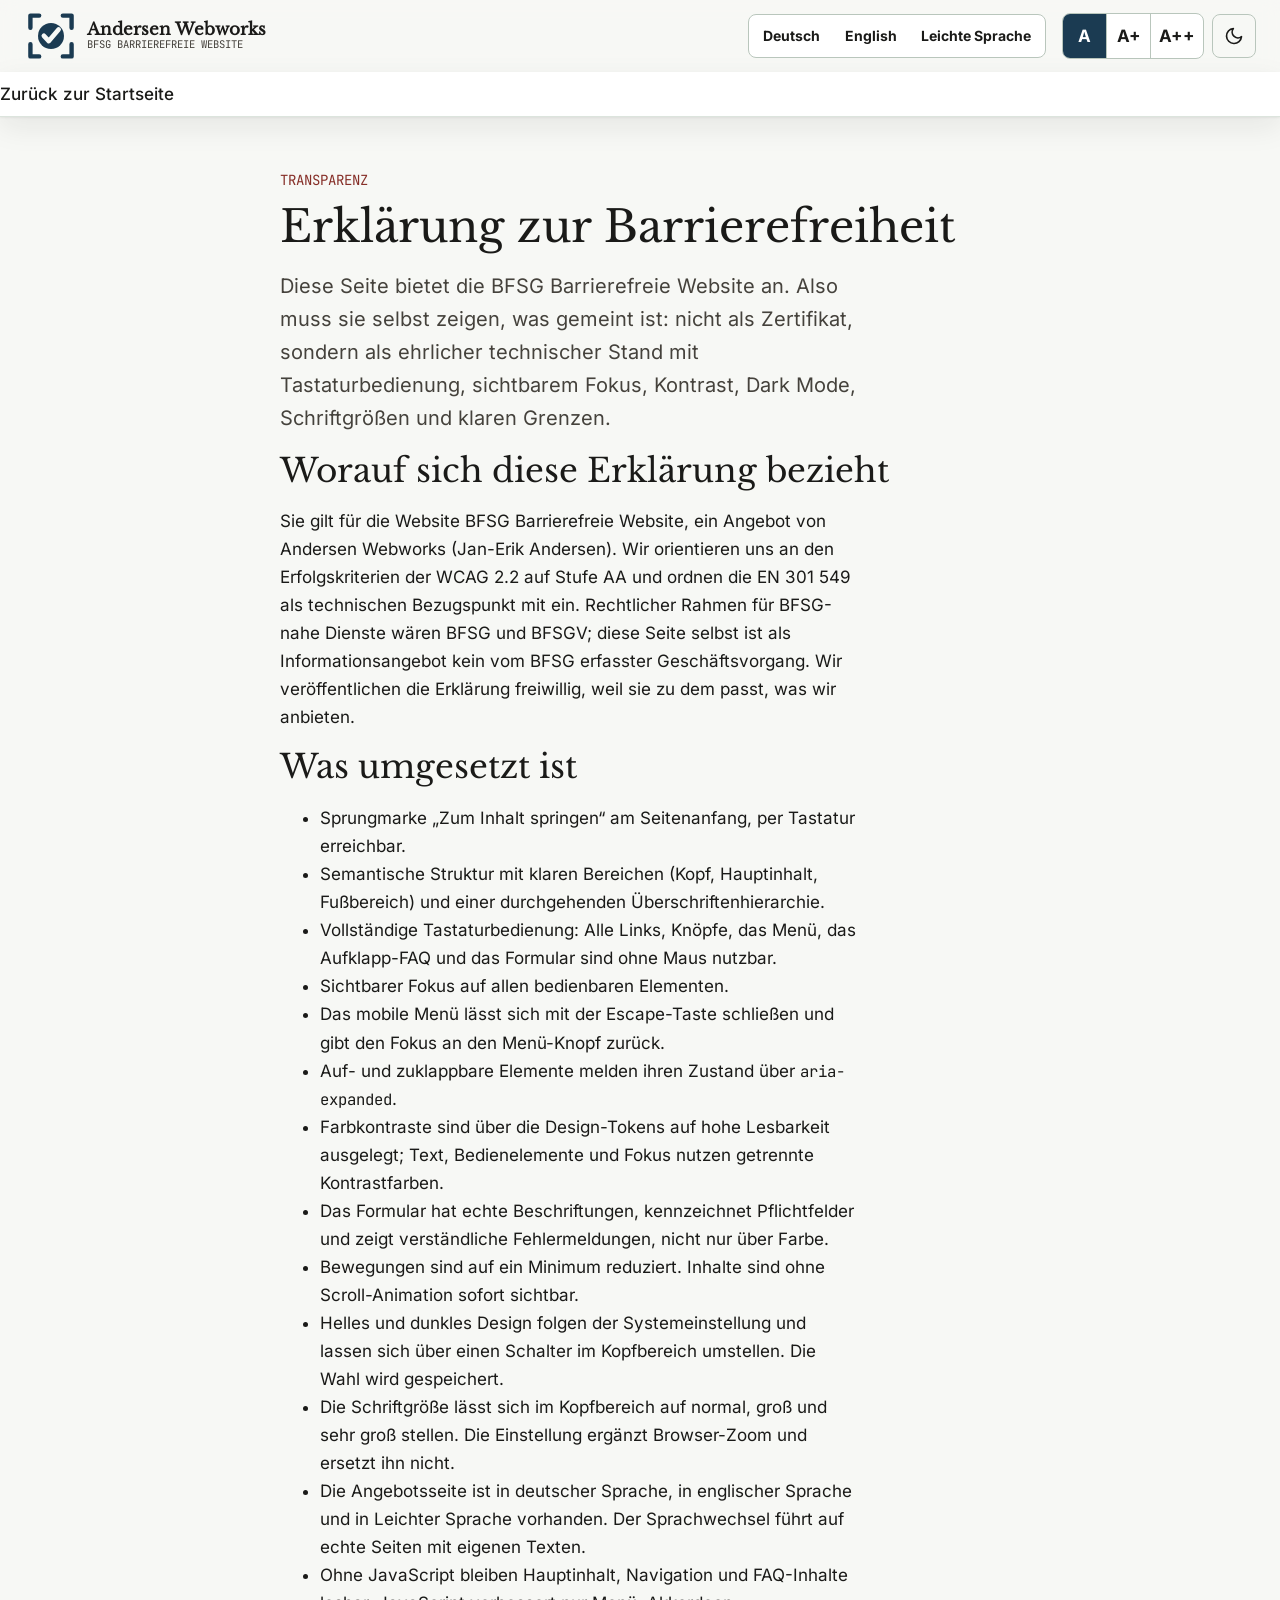
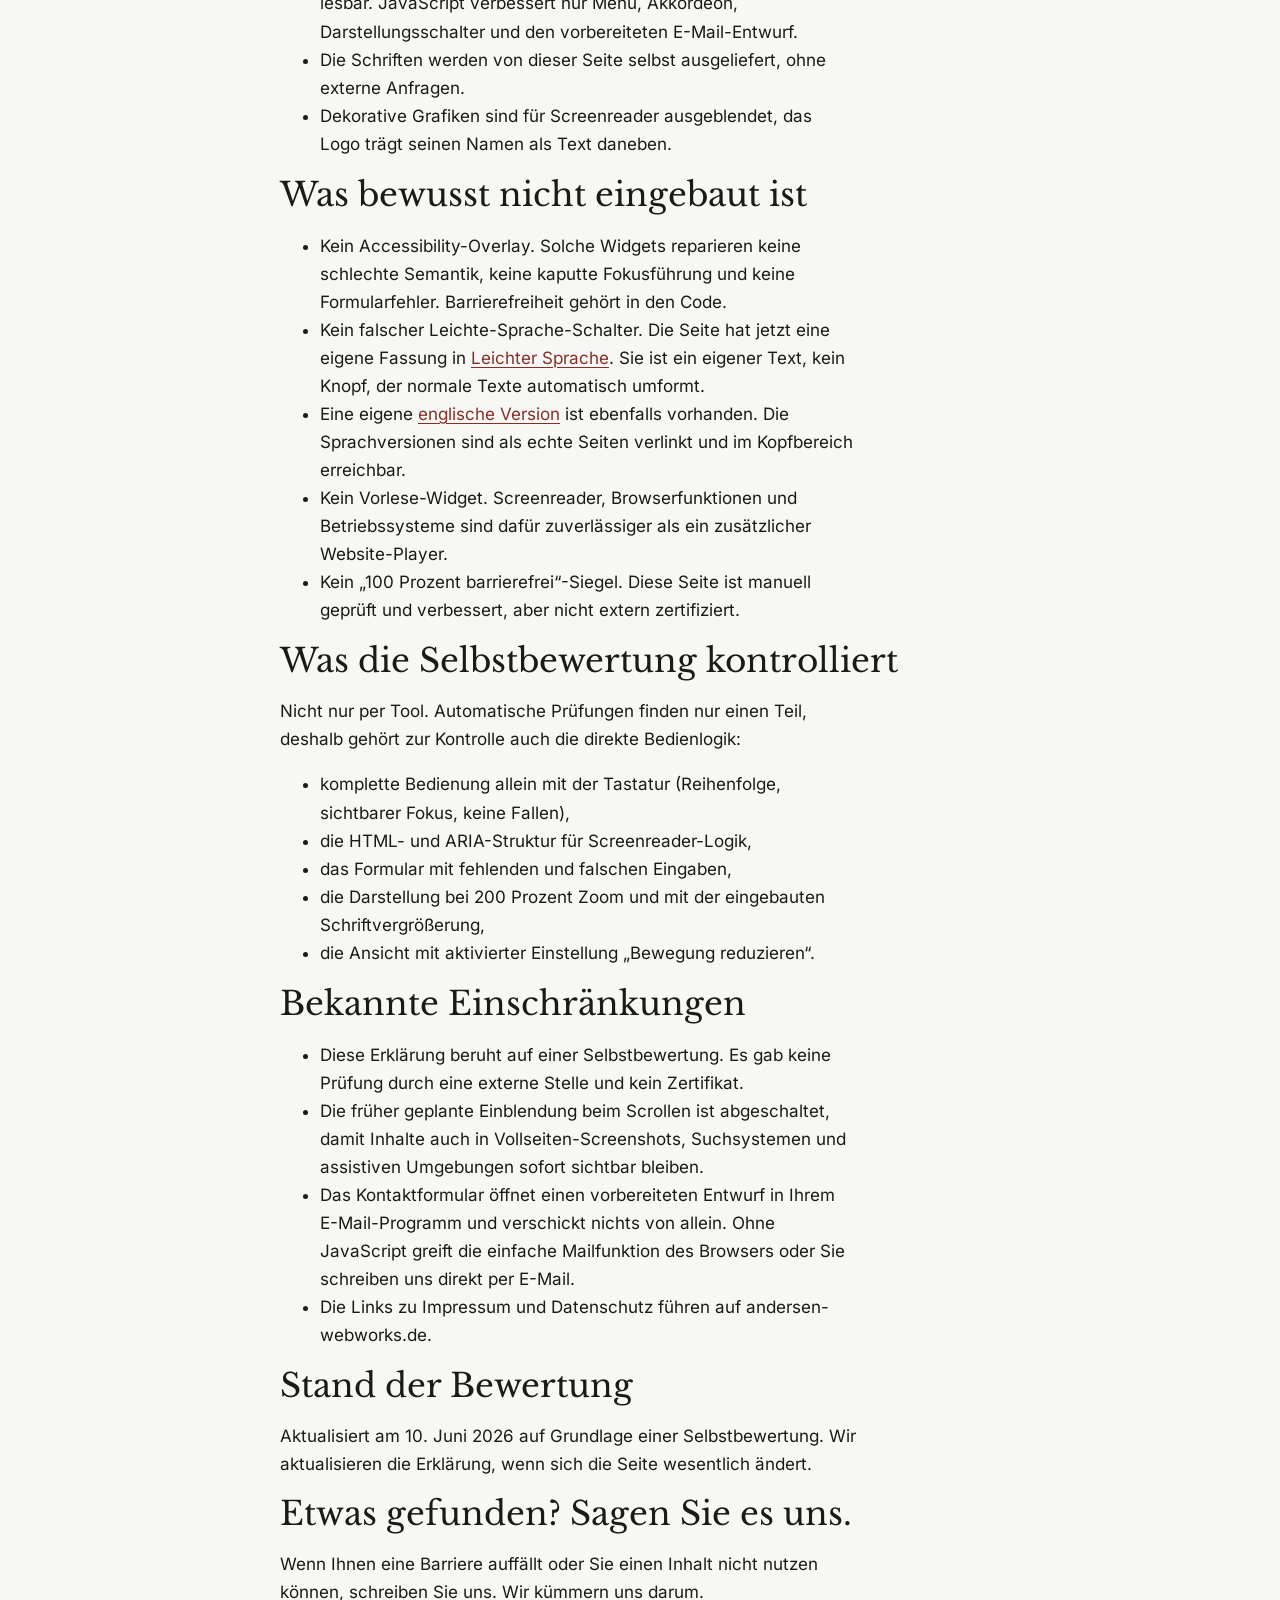
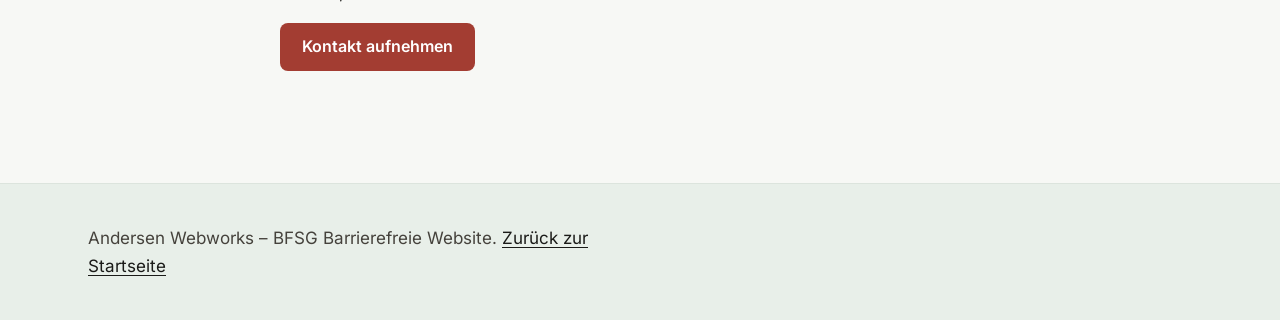
<file: barrierefreiheit/index.html>
<!DOCTYPE html>
<html lang="de">
<head>
  <meta charset="utf-8">
  <meta name="viewport" content="width=device-width, initial-scale=1">
  <title>Erklärung zur Barrierefreiheit | Andersen Webworks</title>
  <meta name="description" content="Erklärung zur Barrierefreiheit der Seite bfsg-barrierefreie-website.de. Was umgesetzt ist, was geprüft wurde und was offen bleibt.">
  <meta name="theme-color" media="(prefers-color-scheme: light)" content="#f7f8f5">
  <meta name="theme-color" media="(prefers-color-scheme: dark)" content="#171b19">
  <link rel="icon" href="/favicon.ico" sizes="any">
  <link rel="icon" href="/assets/favicon.svg" type="image/svg+xml">
  <link rel="icon" href="/assets/favicon-32x32.png" sizes="32x32" type="image/png">
  <link rel="icon" href="/assets/favicon-16x16.png" sizes="16x16" type="image/png">
  <link rel="apple-touch-icon" href="/assets/apple-touch-icon.png" sizes="180x180">
  <link rel="mask-icon" href="/assets/safari-pinned-tab.svg" color="#1b3b52">
  <link rel="manifest" href="/manifest.webmanifest">
  <link rel="canonical" href="https://bfsg-barrierefreie-website.de/barrierefreiheit/">
  <link rel="alternate" hreflang="de" href="https://bfsg-barrierefreie-website.de/barrierefreiheit/">
  <link rel="alternate" hreflang="x-default" href="https://bfsg-barrierefreie-website.de/barrierefreiheit/">
  <meta property="og:type" content="website">
  <meta property="og:title" content="Erklärung zur Barrierefreiheit | Andersen Webworks">
  <meta property="og:description" content="Geprüfter Stand der Seite BFSG Barrierefreie Website: Barrierefreiheit, bekannte Einschränkungen und Kontakt für Hinweise.">
  <meta property="og:url" content="https://bfsg-barrierefreie-website.de/barrierefreiheit/">
  <meta property="og:image" content="https://bfsg-barrierefreie-website.de/assets/bfsg-barrierefreie-website-hero.png">
  <meta property="og:image:width" content="1774">
  <meta property="og:image:height" content="887">
  <script>
    /* Darstellung vor dem ersten Paint setzen, gegen Flackern */
    (function () {
      var d = document.documentElement;
      d.classList.add('js');
      try {
        var t = localStorage.getItem('theme');
        if (t === 'light' || t === 'dark') d.setAttribute('data-theme', t);
        var s = localStorage.getItem('text-size');
        if (s === 'large' || s === 'xlarge') d.setAttribute('data-text-size', s);
      } catch (e) {}
    })();
  </script>
  <link rel="stylesheet" href="../css/tokens.css">
  <link rel="stylesheet" href="../css/base.css">
  <link rel="stylesheet" href="../css/components.css">
  <link rel="stylesheet" href="../css/sections.css">
  <script type="application/ld+json">
  {
    "@context": "https://schema.org",
    "@graph": [
      {
        "@type": "ProfessionalService",
        "@id": "https://bfsg-barrierefreie-website.de/#organization",
        "name": "Andersen Webworks",
        "url": "https://bfsg-barrierefreie-website.de/",
        "email": "mail@andersen-webworks.de",
        "areaServed": "DE"
      },
      {
        "@type": "WebSite",
        "@id": "https://bfsg-barrierefreie-website.de/#website",
        "name": "BFSG Barrierefreie Website",
        "url": "https://bfsg-barrierefreie-website.de/",
        "inLanguage": "de-DE",
        "publisher": { "@id": "https://bfsg-barrierefreie-website.de/#organization" }
      },
      {
        "@type": "WebPage",
        "@id": "https://bfsg-barrierefreie-website.de/barrierefreiheit/#webpage",
        "url": "https://bfsg-barrierefreie-website.de/barrierefreiheit/",
        "name": "Erklärung zur Barrierefreiheit",
        "description": "Freiwillige Erklärung zur Barrierefreiheit der BFSG Barrierefreie Website: geprüfter Stand, bekannte Einschränkungen und Kontaktweg für Hinweise.",
        "inLanguage": "de-DE",
        "isPartOf": { "@id": "https://bfsg-barrierefreie-website.de/#website" },
        "about": { "@id": "https://bfsg-barrierefreie-website.de/#bfsg-barrierefreie-website" },
        "breadcrumb": { "@id": "https://bfsg-barrierefreie-website.de/barrierefreiheit/#breadcrumb" }
      },
      {
        "@type": "Service",
        "@id": "https://bfsg-barrierefreie-website.de/#bfsg-barrierefreie-website",
        "name": "BFSG Barrierefreie Website",
        "serviceType": "Technische Prüfung und Verbesserung barrierearmer Website-Strukturen",
        "provider": { "@id": "https://bfsg-barrierefreie-website.de/#organization" },
        "areaServed": "DE",
        "url": "https://bfsg-barrierefreie-website.de/"
      },
      {
        "@type": "BreadcrumbList",
        "@id": "https://bfsg-barrierefreie-website.de/barrierefreiheit/#breadcrumb",
        "itemListElement": [
          {
            "@type": "ListItem",
            "position": 1,
            "name": "BFSG Website Prüfung",
            "item": "https://bfsg-barrierefreie-website.de/"
          },
          {
            "@type": "ListItem",
            "position": 2,
            "name": "Erklärung zur Barrierefreiheit",
            "item": "https://bfsg-barrierefreie-website.de/barrierefreiheit/"
          }
        ]
      }
    ]
  }
  </script>
</head>
<body>
  <a class="skip-link" href="#main">Zum Inhalt springen</a>

  <header class="site-header">
    <div class="container site-header__inner">
      <a class="brand" href="../index.html" aria-label="Andersen Webworks BFSG Barrierefreie Website, zur Startseite">
        <img class="brand__mark" src="../assets/logo.svg" alt="" width="54" height="54">
        <span class="brand__name">Andersen Webworks
          <span class="brand__line">BFSG Barrierefreie Website</span>
        </span>
      </a>
      <div class="site-header__right">
        <nav class="site-nav site-nav--static" aria-label="Hauptnavigation">
          <ul>
            <li><a href="../index.html">Zurück zur Startseite</a></li>
          </ul>
        </nav>
        <nav class="language-switcher" aria-label="Sprachversionen">
          <ul>
            <li><a href="../index.html" lang="de">Deutsch</a></li>
            <li><a href="../en/index.html" lang="en">English</a></li>
            <li><a href="../leichte-sprache/index.html" lang="de">Leichte Sprache</a></li>
          </ul>
        </nav>
        <div class="header-actions" role="group" aria-label="Darstellung">
          <div class="text-size-control" role="group" aria-label="Schriftgröße">
            <button class="text-size-control__btn" type="button" data-text-size-option="normal" aria-pressed="true" aria-label="A normale Schriftgröße">A</button>
            <button class="text-size-control__btn" type="button" data-text-size-option="large" aria-pressed="false" aria-label="A+ große Schriftgröße">A+</button>
            <button class="text-size-control__btn" type="button" data-text-size-option="xlarge" aria-pressed="false" aria-label="A++ sehr große Schriftgröße">A++</button>
          </div>
          <button class="theme-toggle" type="button" aria-pressed="false" aria-label="Dunkles Design einschalten" title="Hell und Dunkel umschalten">
            <svg class="icon-moon" viewBox="0 0 24 24" fill="none" stroke="currentColor" stroke-width="2" stroke-linecap="round" stroke-linejoin="round" aria-hidden="true"><path d="M21 12.8A9 9 0 1 1 11.2 3a7 7 0 0 0 9.8 9.8z"/></svg>
            <svg class="icon-sun" viewBox="0 0 24 24" fill="none" stroke="currentColor" stroke-width="2" stroke-linecap="round" stroke-linejoin="round" aria-hidden="true"><circle cx="12" cy="12" r="4"/><path d="M12 2v2M12 20v2M4.9 4.9l1.4 1.4M17.7 17.7l1.4 1.4M2 12h2M20 12h2M4.9 19.1l1.4-1.4M17.7 6.3l1.4-1.4"/></svg>
          </button>
        </div>
      </div>
    </div>
  </header>

  <main id="main" tabindex="-1">
    <section class="section">
      <div class="container" style="max-width:48rem">
        <p class="eyebrow">Transparenz</p>
        <h1>Erklärung zur Barrierefreiheit</h1>
        <p class="lede">Diese Seite bietet die BFSG Barrierefreie Website an. Also muss sie selbst zeigen, was gemeint ist: nicht als Zertifikat, sondern als ehrlicher technischer Stand mit Tastaturbedienung, sichtbarem Fokus, Kontrast, Dark Mode, Schriftgrößen und klaren Grenzen.</p>

        <h2>Worauf sich diese Erklärung bezieht</h2>
        <p>Sie gilt für die Website BFSG Barrierefreie Website, ein Angebot von Andersen Webworks (Jan-Erik Andersen). Wir orientieren uns an den Erfolgskriterien der WCAG 2.2 auf Stufe AA und ordnen die EN 301 549 als technischen Bezugspunkt mit ein. Rechtlicher Rahmen für BFSG-nahe Dienste wären BFSG und BFSGV; diese Seite selbst ist als Informationsangebot kein vom BFSG erfasster Geschäftsvorgang. Wir veröffentlichen die Erklärung freiwillig, weil sie zu dem passt, was wir anbieten.</p>

        <h2>Was umgesetzt ist</h2>
        <ul>
          <li>Sprungmarke „Zum Inhalt springen“ am Seitenanfang, per Tastatur erreichbar.</li>
          <li>Semantische Struktur mit klaren Bereichen (Kopf, Hauptinhalt, Fußbereich) und einer durchgehenden Überschriftenhierarchie.</li>
          <li>Vollständige Tastaturbedienung: Alle Links, Knöpfe, das Menü, das Aufklapp-FAQ und das Formular sind ohne Maus nutzbar.</li>
          <li>Sichtbarer Fokus auf allen bedienbaren Elementen.</li>
          <li>Das mobile Menü lässt sich mit der Escape-Taste schließen und gibt den Fokus an den Menü-Knopf zurück.</li>
          <li>Auf- und zuklappbare Elemente melden ihren Zustand über <code>aria-expanded</code>.</li>
          <li>Farbkontraste sind über die Design-Tokens auf hohe Lesbarkeit ausgelegt; Text, Bedienelemente und Fokus nutzen getrennte Kontrastfarben.</li>
          <li>Das Formular hat echte Beschriftungen, kennzeichnet Pflichtfelder und zeigt verständliche Fehlermeldungen, nicht nur über Farbe.</li>
          <li>Bewegungen sind auf ein Minimum reduziert. Inhalte sind ohne Scroll-Animation sofort sichtbar.</li>
          <li>Helles und dunkles Design folgen der Systemeinstellung und lassen sich über einen Schalter im Kopfbereich umstellen. Die Wahl wird gespeichert.</li>
          <li>Die Schriftgröße lässt sich im Kopfbereich auf normal, groß und sehr groß stellen. Die Einstellung ergänzt Browser-Zoom und ersetzt ihn nicht.</li>
          <li>Die Angebotsseite ist in deutscher Sprache, in englischer Sprache und in Leichter Sprache vorhanden. Der Sprachwechsel führt auf echte Seiten mit eigenen Texten.</li>
          <li>Ohne JavaScript bleiben Hauptinhalt, Navigation und FAQ-Inhalte lesbar. JavaScript verbessert nur Menü, Akkordeon, Darstellungsschalter und den vorbereiteten E-Mail-Entwurf.</li>
          <li>Die Schriften werden von dieser Seite selbst ausgeliefert, ohne externe Anfragen.</li>
          <li>Dekorative Grafiken sind für Screenreader ausgeblendet, das Logo trägt seinen Namen als Text daneben.</li>
        </ul>

        <h2>Was bewusst nicht eingebaut ist</h2>
        <ul>
          <li>Kein Accessibility-Overlay. Solche Widgets reparieren keine schlechte Semantik, keine kaputte Fokusführung und keine Formularfehler. Barrierefreiheit gehört in den Code.</li>
          <li>Kein falscher Leichte-Sprache-Schalter. Die Seite hat jetzt eine eigene Fassung in <a href="../leichte-sprache/index.html">Leichter Sprache</a>. Sie ist ein eigener Text, kein Knopf, der normale Texte automatisch umformt.</li>
          <li>Eine eigene <a href="../en/index.html" lang="en">englische Version</a> ist ebenfalls vorhanden. Die Sprachversionen sind als echte Seiten verlinkt und im Kopfbereich erreichbar.</li>
          <li>Kein Vorlese-Widget. Screenreader, Browserfunktionen und Betriebssysteme sind dafür zuverlässiger als ein zusätzlicher Website-Player.</li>
          <li>Kein „100 Prozent barrierefrei“-Siegel. Diese Seite ist manuell geprüft und verbessert, aber nicht extern zertifiziert.</li>
        </ul>

        <h2>Was die Selbstbewertung kontrolliert</h2>
        <p>Nicht nur per Tool. Automatische Prüfungen finden nur einen Teil, deshalb gehört zur Kontrolle auch die direkte Bedienlogik:</p>
        <ul>
          <li>komplette Bedienung allein mit der Tastatur (Reihenfolge, sichtbarer Fokus, keine Fallen),</li>
          <li>die HTML- und ARIA-Struktur für Screenreader-Logik,</li>
          <li>das Formular mit fehlenden und falschen Eingaben,</li>
          <li>die Darstellung bei 200 Prozent Zoom und mit der eingebauten Schriftvergrößerung,</li>
          <li>die Ansicht mit aktivierter Einstellung „Bewegung reduzieren“.</li>
        </ul>

        <h2>Bekannte Einschränkungen</h2>
        <ul>
          <li>Diese Erklärung beruht auf einer Selbstbewertung. Es gab keine Prüfung durch eine externe Stelle und kein Zertifikat.</li>
          <li>Die früher geplante Einblendung beim Scrollen ist abgeschaltet, damit Inhalte auch in Vollseiten-Screenshots, Suchsystemen und assistiven Umgebungen sofort sichtbar bleiben.</li>
          <li>Das Kontaktformular öffnet einen vorbereiteten Entwurf in Ihrem E-Mail-Programm und verschickt nichts von allein. Ohne JavaScript greift die einfache Mailfunktion des Browsers oder Sie schreiben uns direkt per E-Mail.</li>
          <li>Die Links zu Impressum und Datenschutz führen auf andersen-webworks.de.</li>
        </ul>

        <h2>Stand der Bewertung</h2>
        <p>Aktualisiert am 10. Juni 2026 auf Grundlage einer Selbstbewertung. Wir aktualisieren die Erklärung, wenn sich die Seite wesentlich ändert.</p>

        <h2>Etwas gefunden? Sagen Sie es uns.</h2>
        <p>Wenn Ihnen eine Barriere auffällt oder Sie einen Inhalt nicht nutzen können, schreiben Sie uns. Wir kümmern uns darum.</p>
        <p><a class="btn btn--primary" href="../index.html#kontakt">Kontakt aufnehmen</a></p>
      </div>
    </section>
  </main>

  <footer class="site-footer">
    <div class="container">
      <p style="margin:0;color:var(--text-muted)">Andersen Webworks – BFSG Barrierefreie Website. <a href="../index.html">Zurück zur Startseite</a></p>
    </div>
  </footer>
  <script src="../assets/site.js"></script>
</body>
</html>
</file>
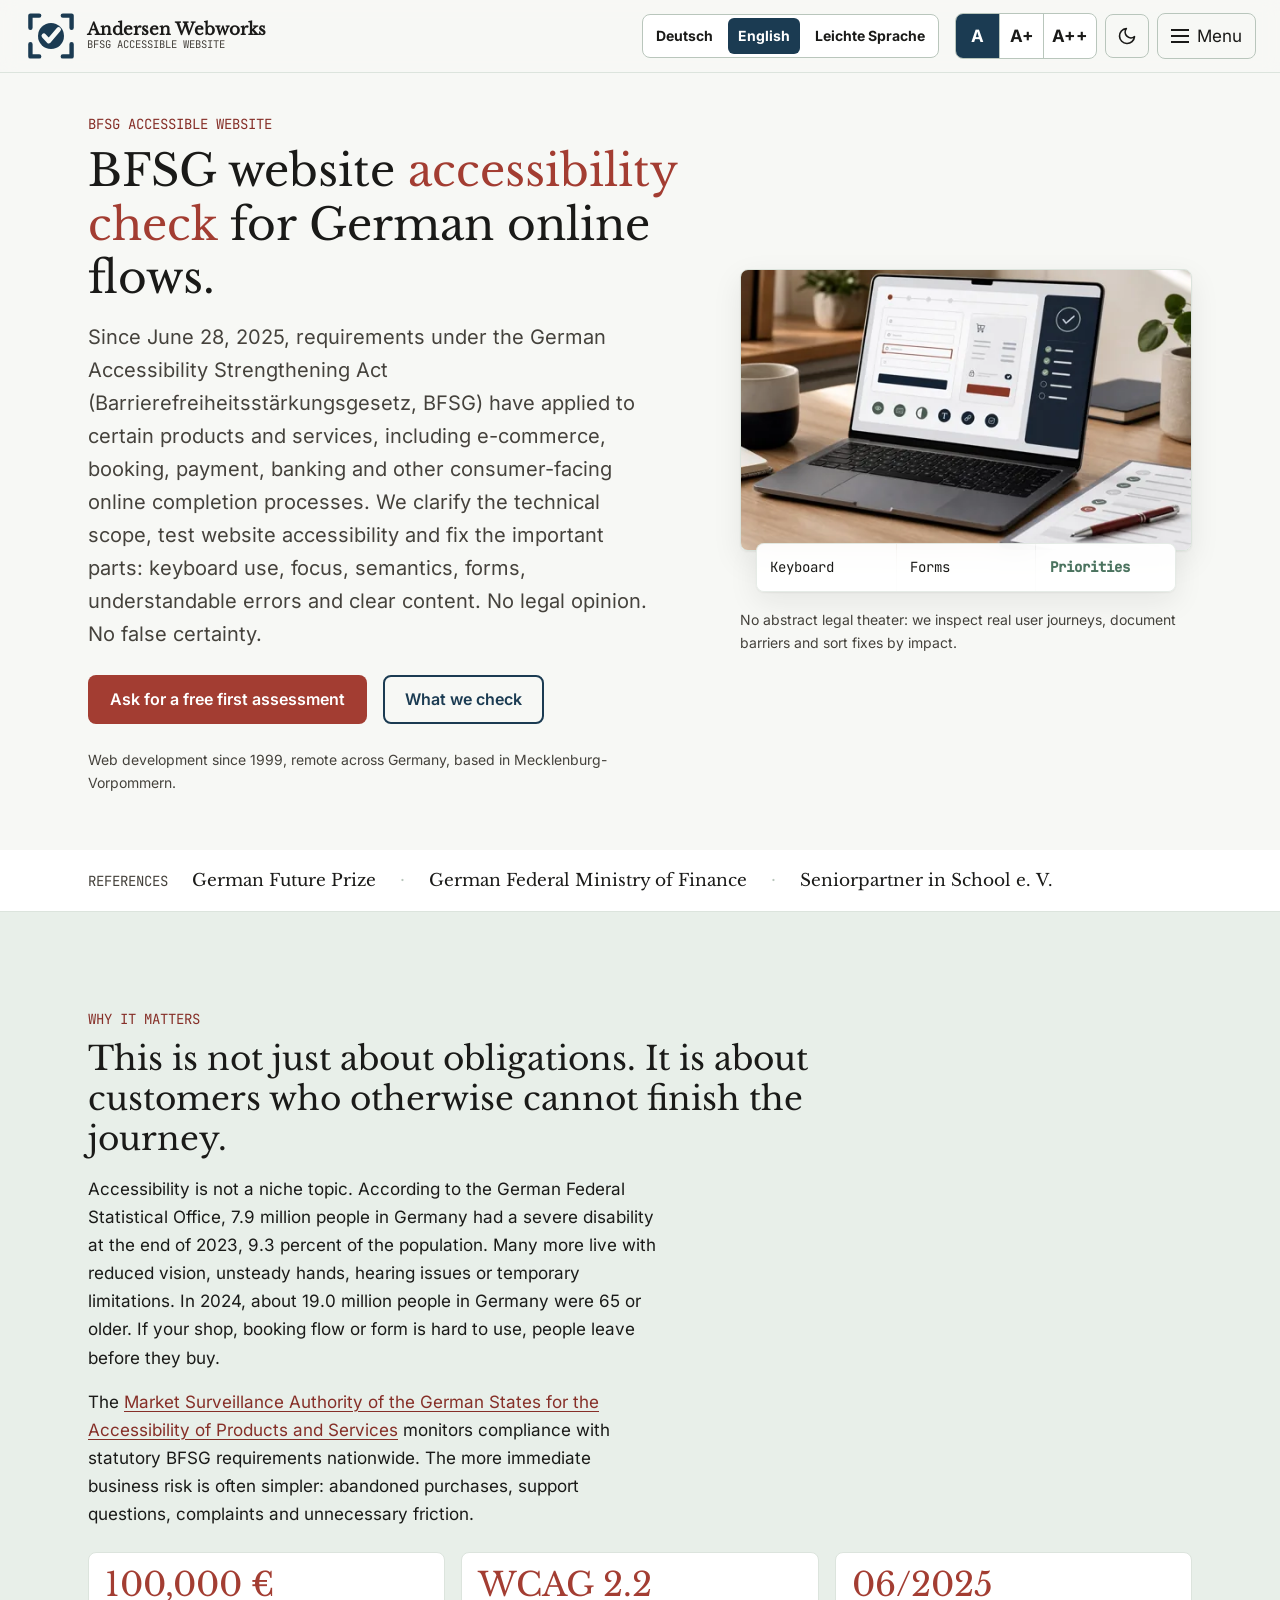
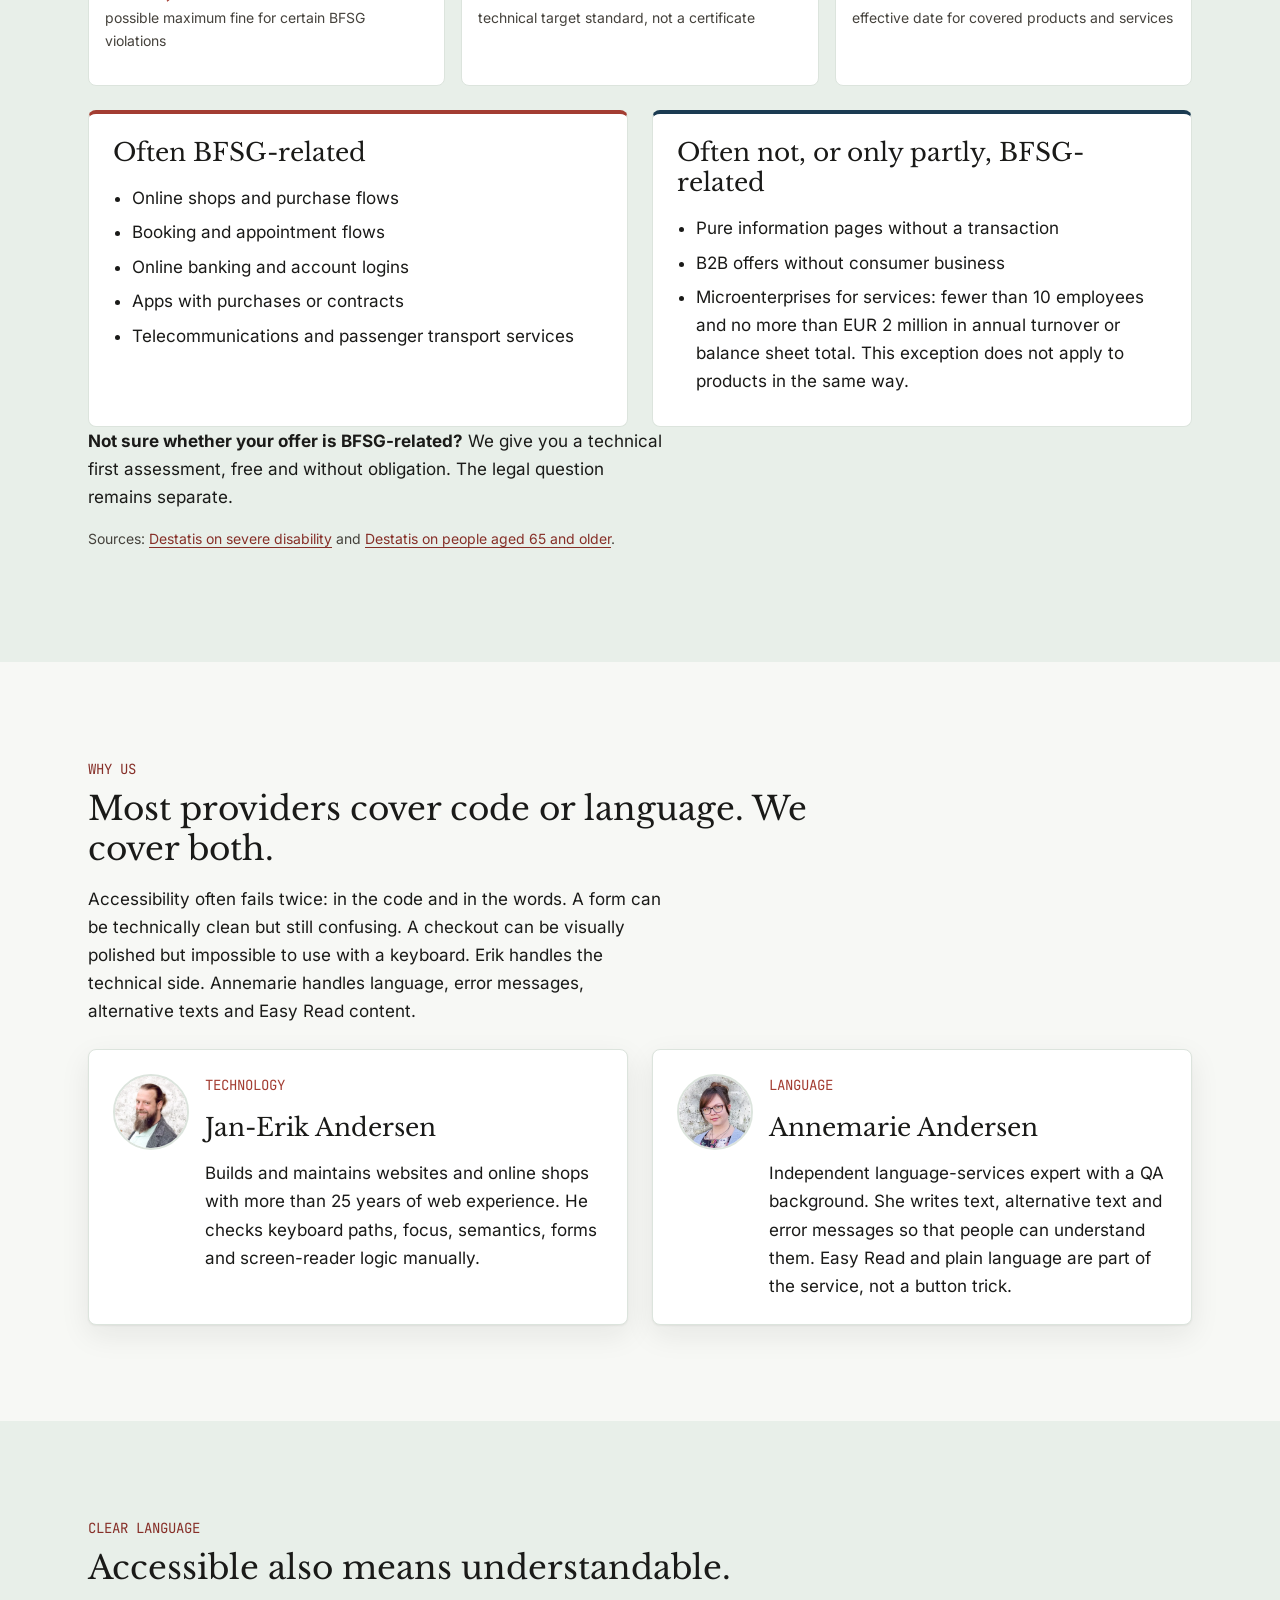
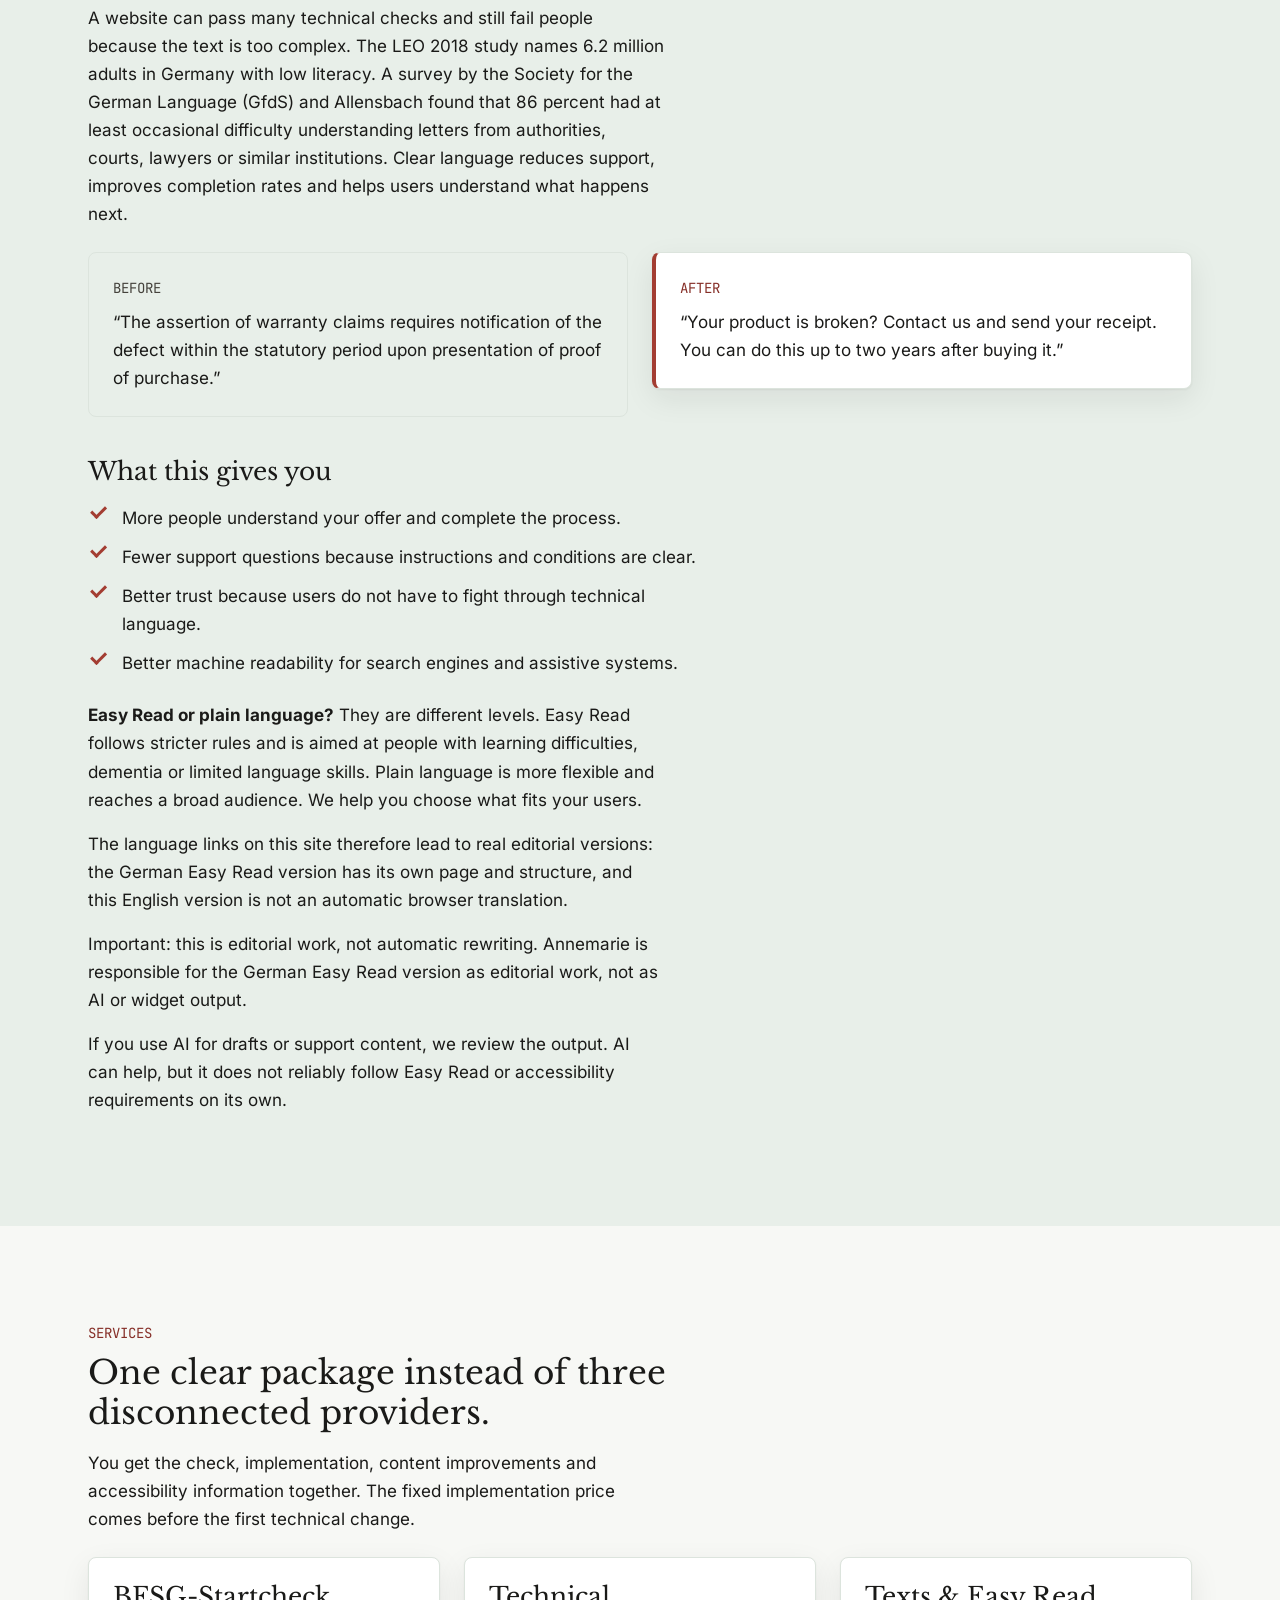
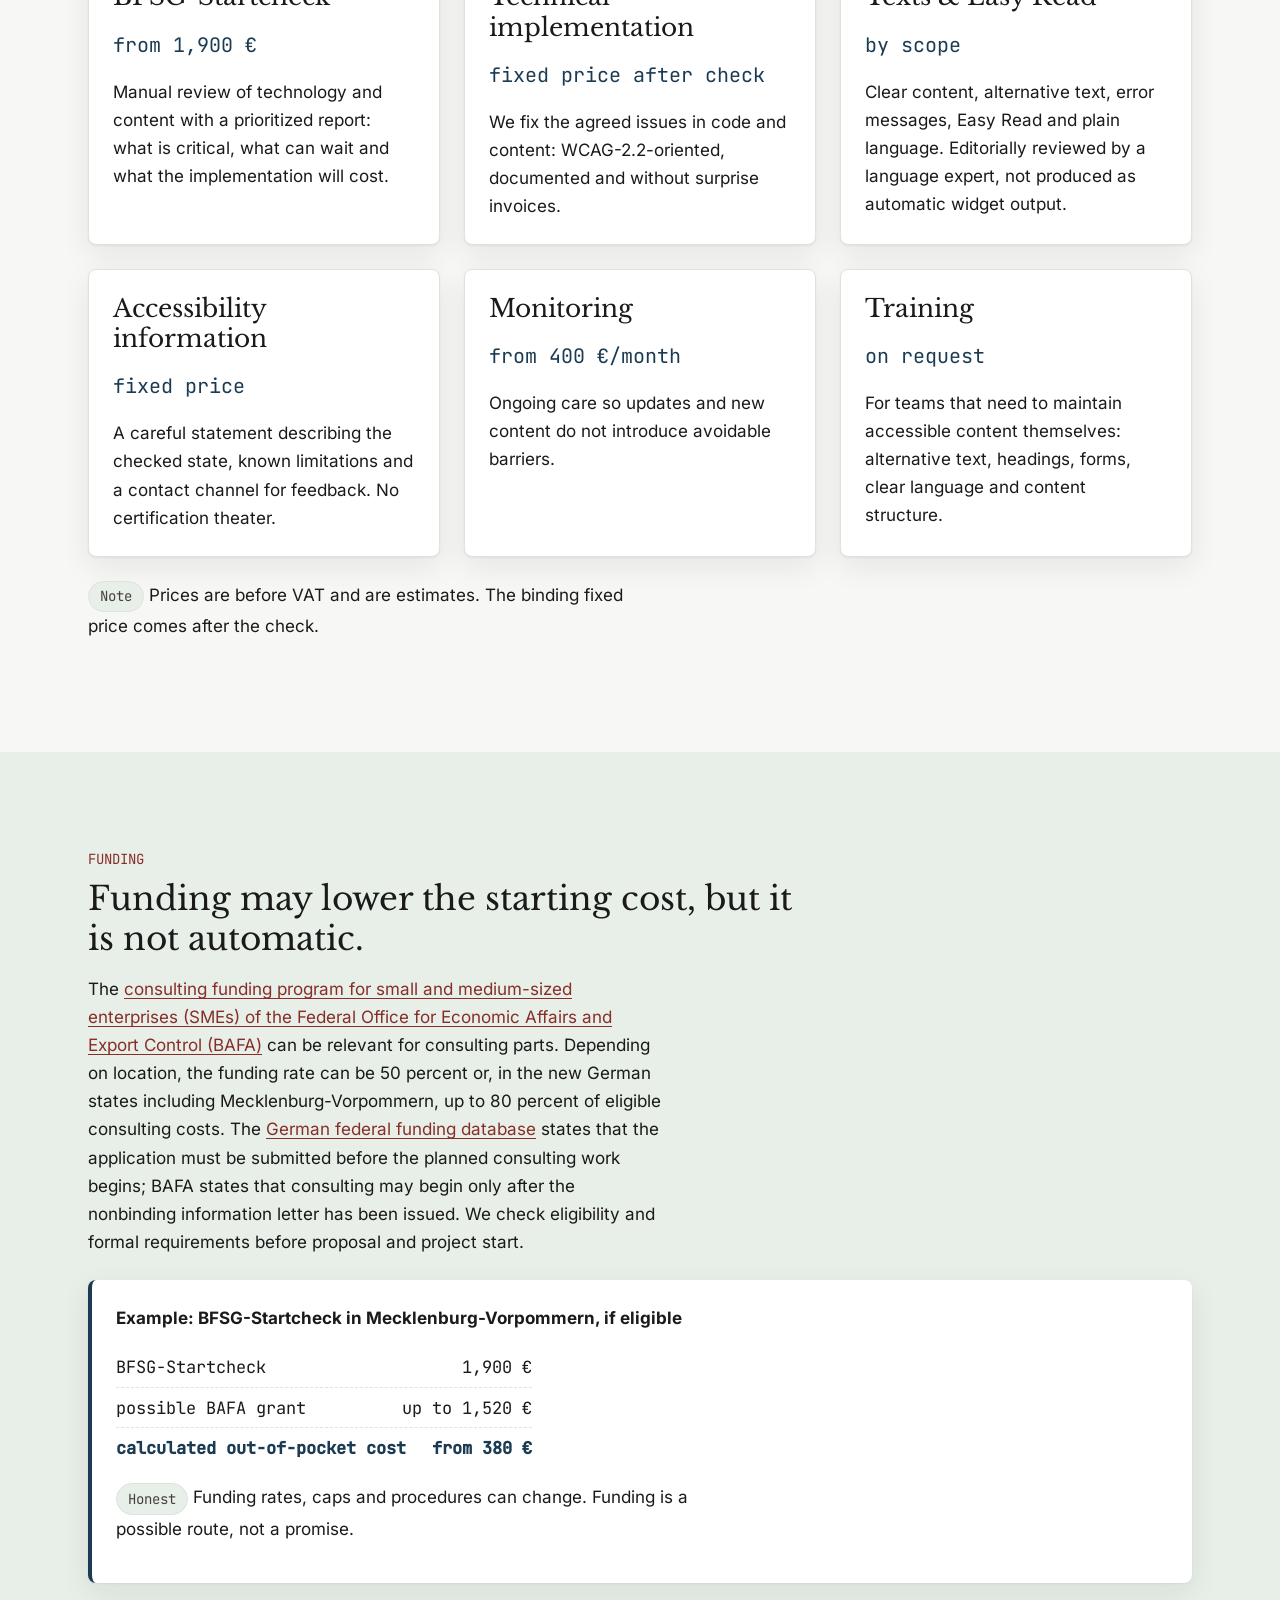
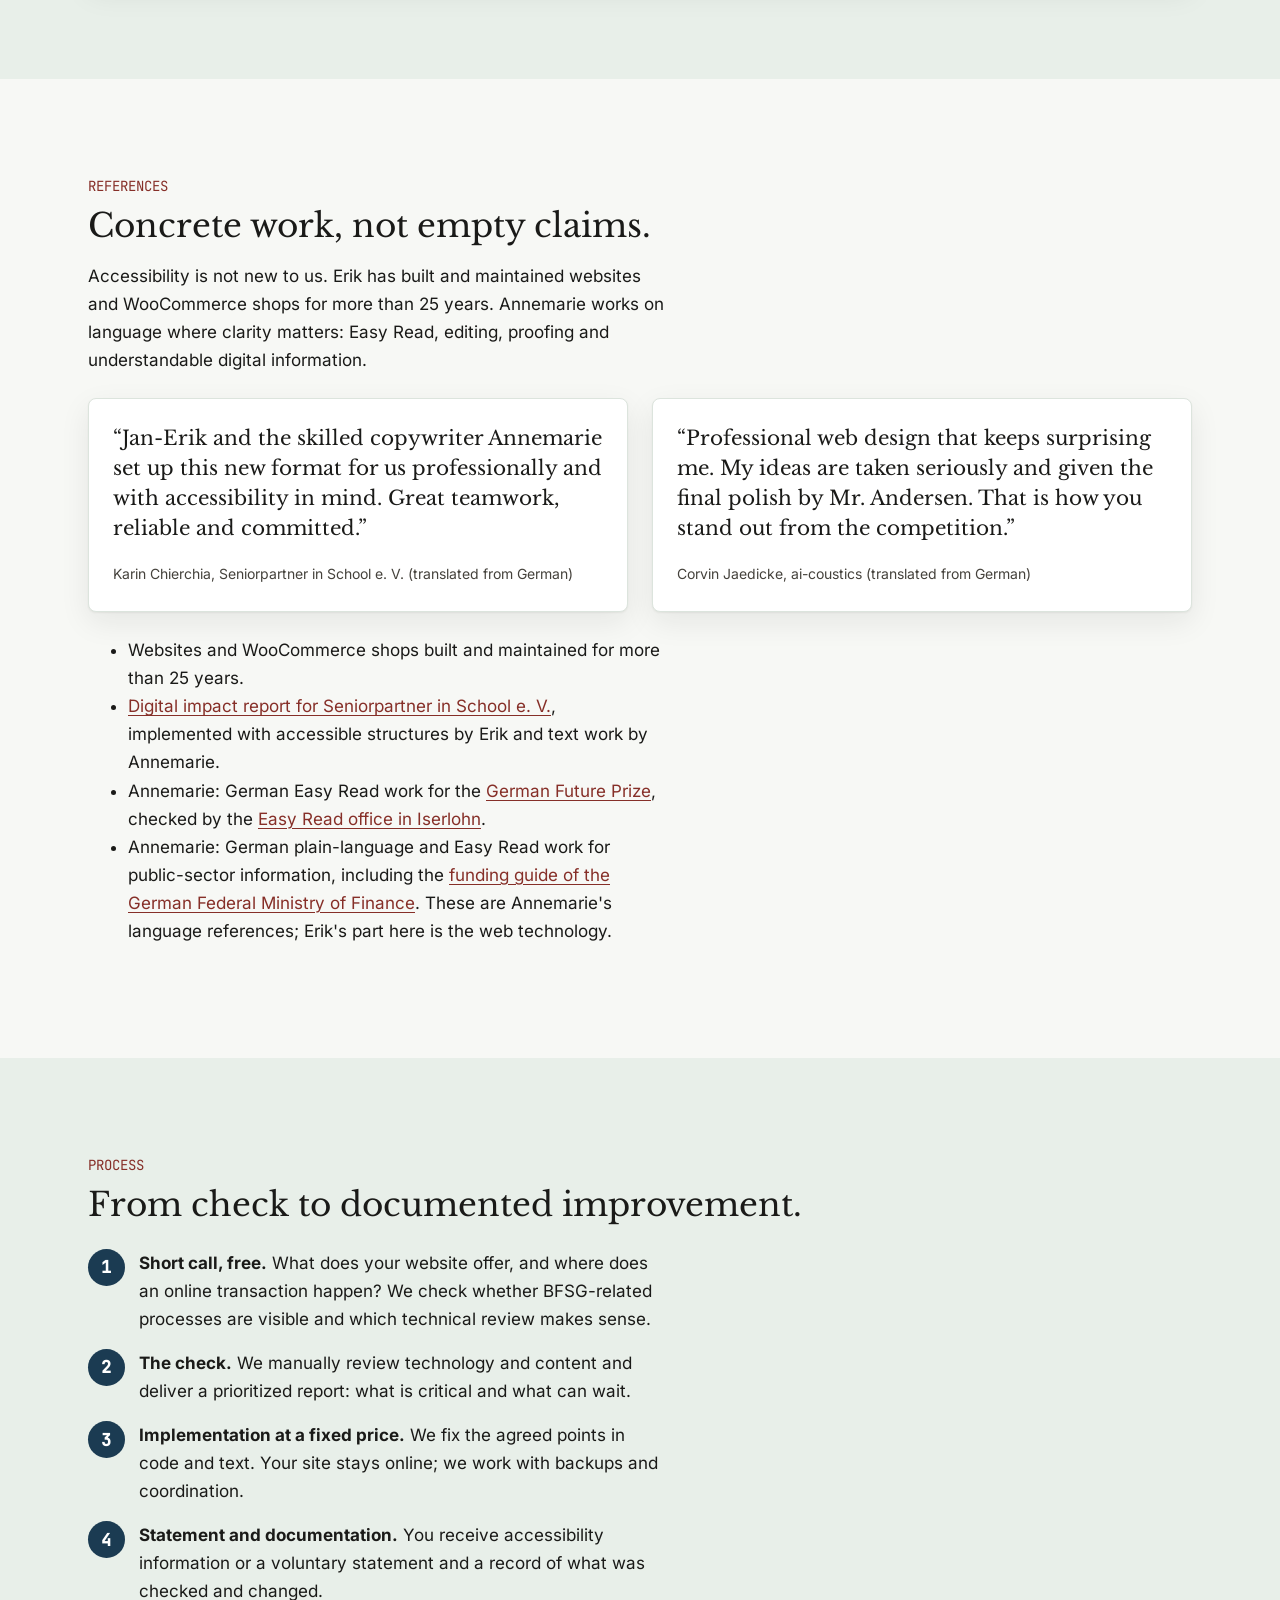
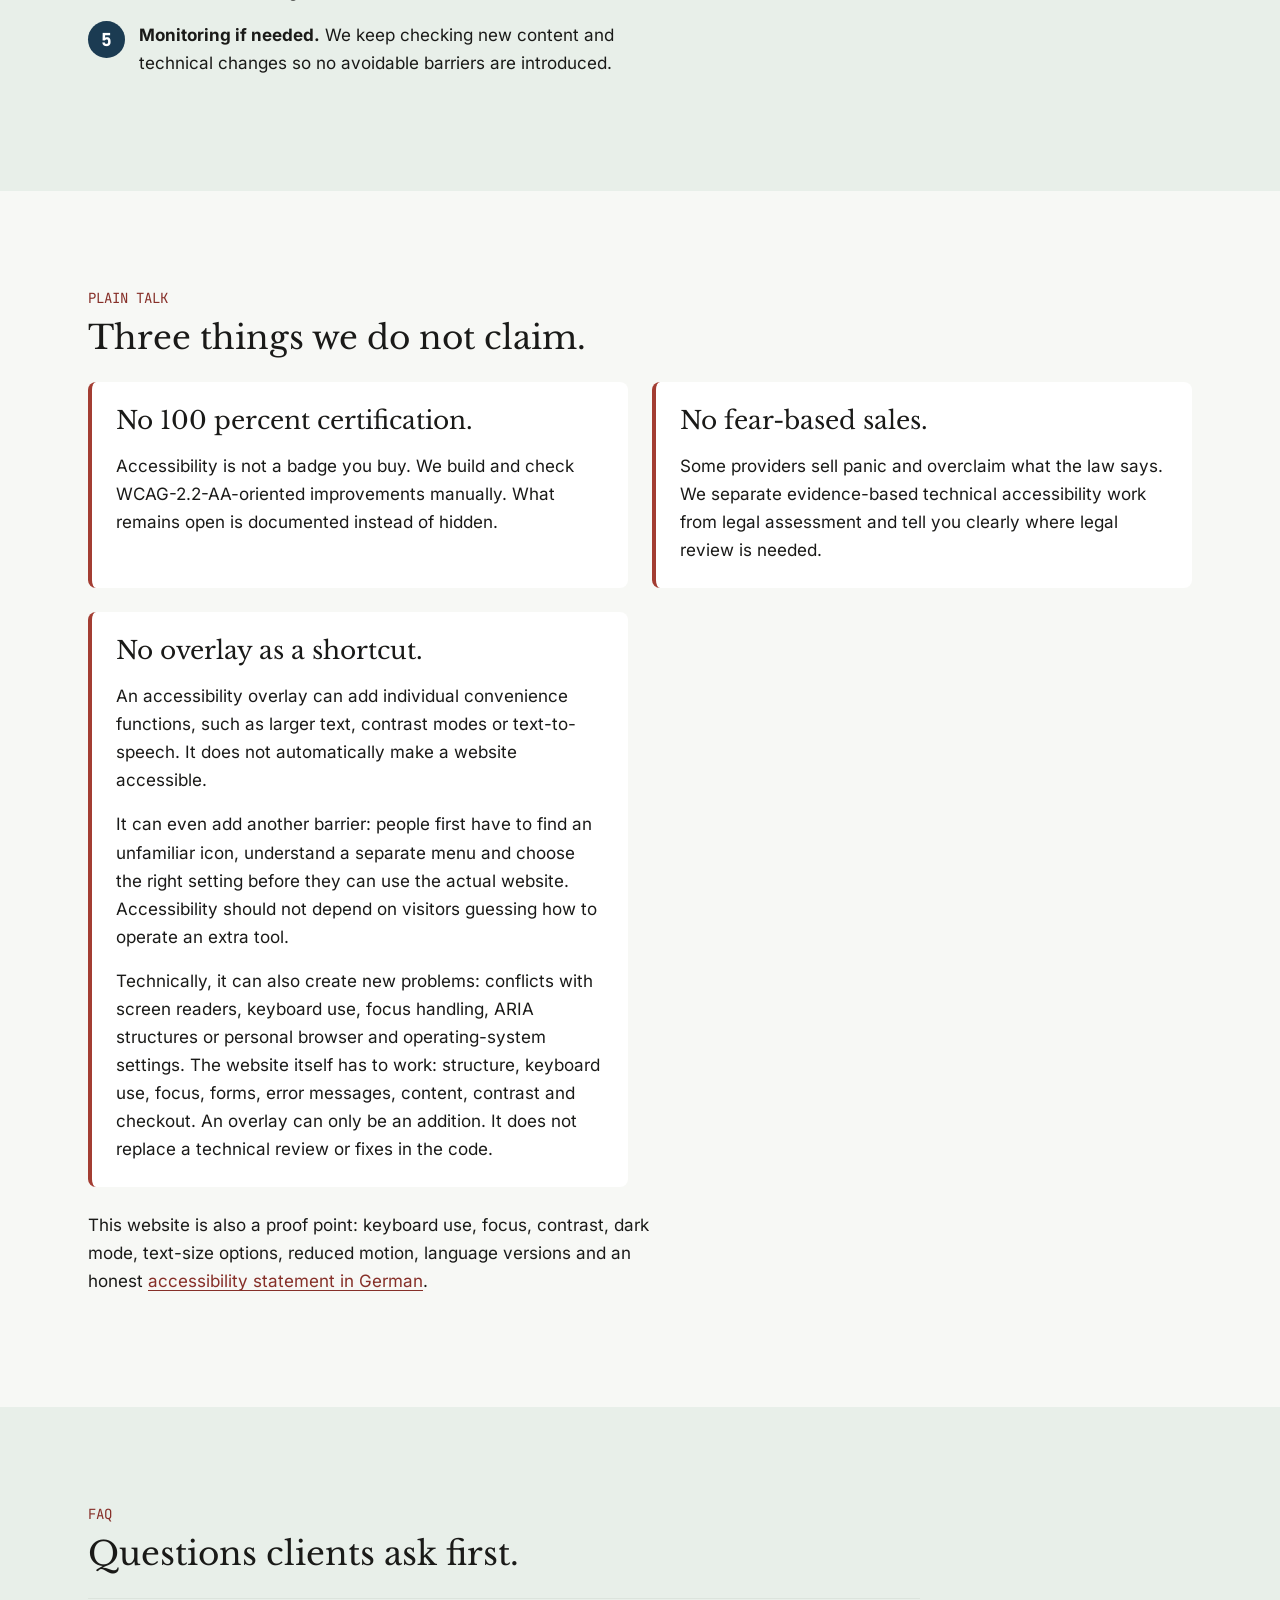
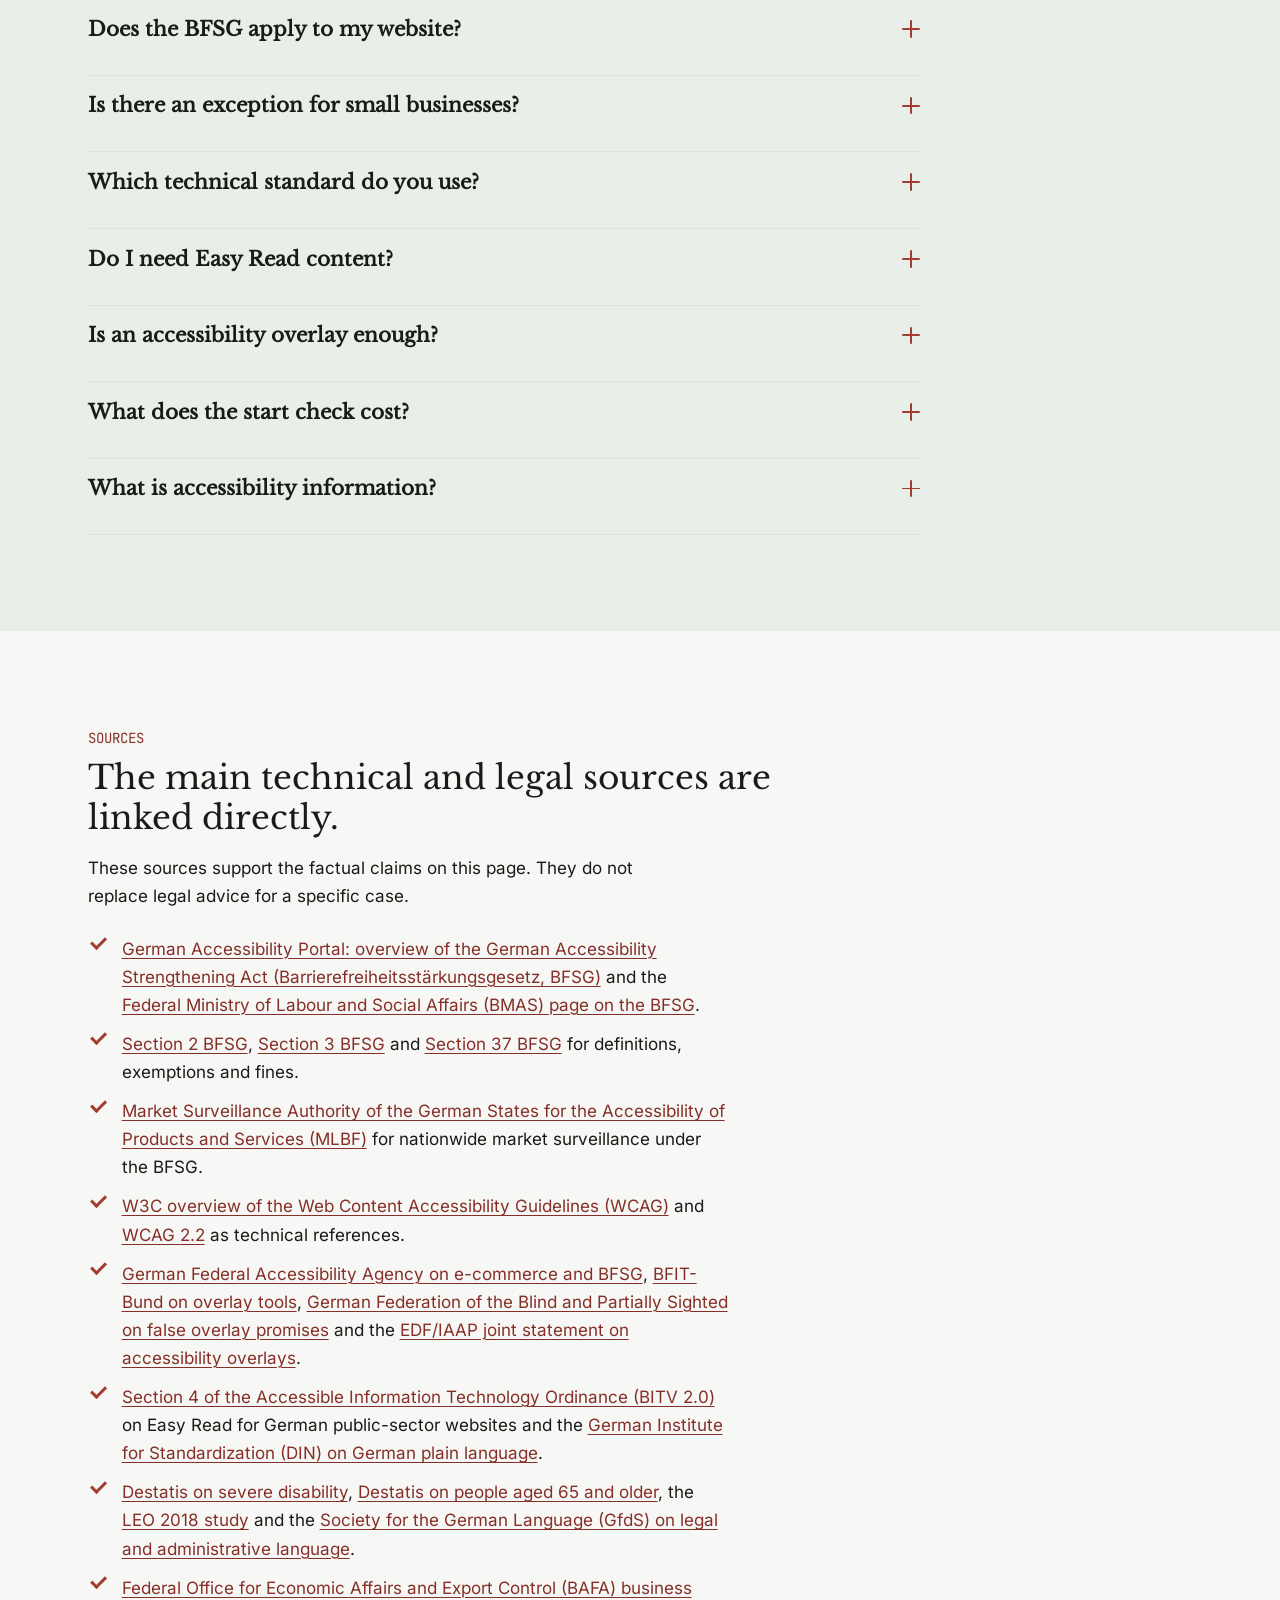
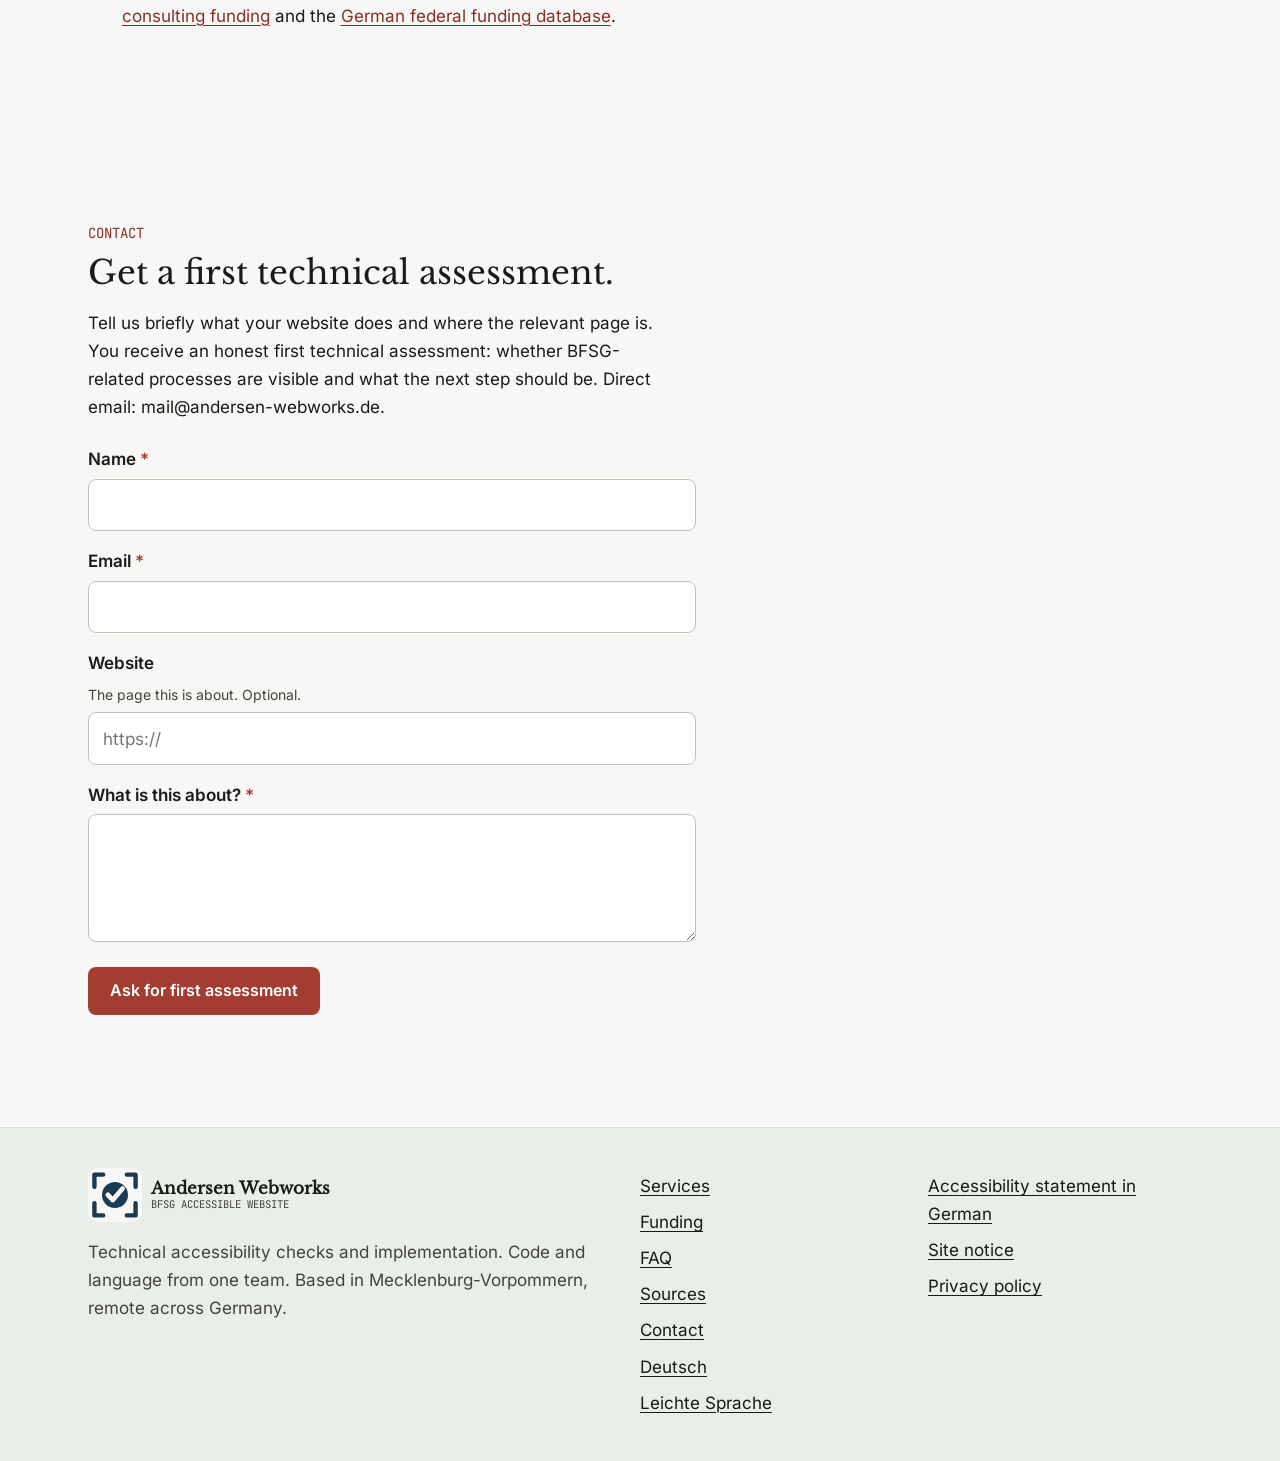
<file: en/index.html>
<!DOCTYPE html>
<html lang="en">
<head>
  <meta charset="utf-8">
  <meta name="viewport" content="width=device-width, initial-scale=1">
  <title>BFSG Website Accessibility Check | Andersen Webworks</title>
  <meta name="description" content="BFSG website accessibility check by Andersen Webworks: test website accessibility, prioritize barriers and fix German online flows toward WCAG 2.2 AA.">
  <meta name="theme-color" media="(prefers-color-scheme: light)" content="#f7f8f5">
  <meta name="theme-color" media="(prefers-color-scheme: dark)" content="#171b19">
  <link rel="icon" href="/favicon.ico" sizes="any">
  <link rel="icon" href="/assets/favicon.svg" type="image/svg+xml">
  <link rel="icon" href="/assets/favicon-32x32.png" sizes="32x32" type="image/png">
  <link rel="icon" href="/assets/favicon-16x16.png" sizes="16x16" type="image/png">
  <link rel="apple-touch-icon" href="/assets/apple-touch-icon.png" sizes="180x180">
  <link rel="mask-icon" href="/assets/safari-pinned-tab.svg" color="#1b3b52">
  <link rel="manifest" href="/manifest.webmanifest">
  <link rel="canonical" href="https://bfsg-barrierefreie-website.de/en/">
  <link rel="alternate" hreflang="de" href="https://bfsg-barrierefreie-website.de/">
  <link rel="alternate" hreflang="en" href="https://bfsg-barrierefreie-website.de/en/">
  <link rel="alternate" hreflang="de-x-easy" href="https://bfsg-barrierefreie-website.de/leichte-sprache/">
  <link rel="alternate" hreflang="x-default" href="https://bfsg-barrierefreie-website.de/">

  <meta property="og:type" content="website">
  <meta property="og:title" content="BFSG Website Accessibility Check | Andersen Webworks">
  <meta property="og:description" content="Test website accessibility, prioritize barriers and improve German online flows toward the Web Content Accessibility Guidelines (WCAG) 2.2 AA.">
  <meta property="og:url" content="https://bfsg-barrierefreie-website.de/en/">
  <meta property="og:image" content="https://bfsg-barrierefreie-website.de/assets/bfsg-barrierefreie-website-hero.png">
  <meta property="og:image:width" content="1774">
  <meta property="og:image:height" content="887">
  <meta property="og:locale" content="en_US">
  <meta property="og:locale:alternate" content="de_DE">

  <script>
    (function () {
      var d = document.documentElement;
      d.classList.add('js');
      try {
        var t = localStorage.getItem('theme');
        if (t === 'light' || t === 'dark') d.setAttribute('data-theme', t);
        var s = localStorage.getItem('text-size');
        if (s === 'large' || s === 'xlarge') d.setAttribute('data-text-size', s);
      } catch (e) {}
    })();
  </script>

  <link rel="preload" href="../assets/fonts/inter-latin.woff2" as="font" type="font/woff2" crossorigin>
  <link rel="preload" href="../assets/fonts/libre-baskerville-regular-latin.woff2" as="font" type="font/woff2" crossorigin>

  <link rel="stylesheet" href="../css/tokens.css">
  <link rel="stylesheet" href="../css/base.css">
  <link rel="stylesheet" href="../css/components.css">
  <link rel="stylesheet" href="../css/sections.css">

  <script type="application/ld+json">
  {
    "@context": "https://schema.org",
    "@graph": [
      {
        "@type": "ProfessionalService",
        "@id": "https://bfsg-barrierefreie-website.de/#organization",
        "name": "Andersen Webworks",
        "url": "https://bfsg-barrierefreie-website.de/",
        "email": "mail@andersen-webworks.de",
        "areaServed": "DE",
        "knowsAbout": ["BFSG", "web accessibility", "WCAG 2.2", "EN 301 549", "accessible websites", "plain language"],
        "founder": [
          { "@type": "Person", "name": "Jan-Erik Andersen", "jobTitle": "Web developer" },
          { "@type": "Person", "name": "Annemarie Andersen", "jobTitle": "Independent language-services expert with a QA background" }
        ],
        "address": { "@type": "PostalAddress", "addressRegion": "Mecklenburg-Vorpommern", "addressCountry": "DE" }
      },
      {
        "@type": "WebSite",
        "@id": "https://bfsg-barrierefreie-website.de/#website",
        "name": "BFSG Accessible Website",
        "url": "https://bfsg-barrierefreie-website.de/",
        "inLanguage": ["de-DE", "en-US"],
        "publisher": { "@id": "https://bfsg-barrierefreie-website.de/#organization" }
      },
      {
        "@type": "WebPage",
        "@id": "https://bfsg-barrierefreie-website.de/en/#webpage",
        "url": "https://bfsg-barrierefreie-website.de/en/",
        "name": "BFSG Website Accessibility Check",
        "description": "Technical BFSG website accessibility check for German websites, online shops, booking flows, forms and checkout processes.",
        "inLanguage": "en-US",
        "isPartOf": { "@id": "https://bfsg-barrierefreie-website.de/#website" },
        "about": { "@id": "https://bfsg-barrierefreie-website.de/#bfsg-barrierefreie-website" },
        "primaryImageOfPage": {
          "@type": "ImageObject",
          "url": "https://bfsg-barrierefreie-website.de/assets/bfsg-barrierefreie-website-hero.png",
          "width": 1774,
          "height": 887
        },
        "breadcrumb": { "@id": "https://bfsg-barrierefreie-website.de/en/#breadcrumb" }
      },
      {
        "@type": "BreadcrumbList",
        "@id": "https://bfsg-barrierefreie-website.de/en/#breadcrumb",
        "itemListElement": [
          {
            "@type": "ListItem",
            "position": 1,
            "name": "BFSG Website Accessibility Check",
            "item": "https://bfsg-barrierefreie-website.de/en/"
          }
        ]
      },
      {
        "@type": "Service",
        "@id": "https://bfsg-barrierefreie-website.de/#bfsg-barrierefreie-website",
        "name": "BFSG Accessible Website",
        "serviceType": "Technical accessibility check and implementation for websites",
        "description": "Accessibility review, prioritization and technical improvement for websites, shops, booking flows, forms and online checkout processes, oriented toward the Web Content Accessibility Guidelines (WCAG) 2.2 AA. No legal advice and no guaranteed compliance with the German Accessibility Strengthening Act (BFSG).",
        "provider": { "@id": "https://bfsg-barrierefreie-website.de/#organization" },
        "mainEntityOfPage": { "@id": "https://bfsg-barrierefreie-website.de/en/#webpage" },
        "areaServed": "DE",
        "url": "https://bfsg-barrierefreie-website.de/en/"
      }
    ]
  }
  </script>
  <script type="application/ld+json">
  {
    "@context": "https://schema.org",
    "@type": "FAQPage",
    "inLanguage": "en-US",
    "mainEntity": [
      { "@type": "Question", "name": "Does the BFSG apply to my website?",
        "acceptedAnswer": { "@type": "Answer", "text": "If consumers can buy, book, pay, log in or complete a contract-related process on your website, BFSG relevance is more likely. Pure information pages usually have a lower risk. The legal question must be clarified separately." } },
      { "@type": "Question", "name": "Is there an exception for small businesses?",
        "acceptedAnswer": { "@type": "Answer", "text": "For services, microenterprises can be exempt if they have fewer than 10 employees and no more than EUR 2 million in annual turnover or balance sheet total. Both conditions must apply. This exception does not apply to products in the same way." } },
      { "@type": "Question", "name": "Which technical standard do you use?",
        "acceptedAnswer": { "@type": "Answer", "text": "The legal framework is the German Accessibility Strengthening Act (Barrierefreiheitsstärkungsgesetz, BFSG) and the Ordinance to that Act (Verordnung zum Barrierefreiheitsstärkungsgesetz, BFSGV). EN 301 549 and the Web Content Accessibility Guidelines (WCAG) are technical reference points. We work toward WCAG 2.2 AA because WCAG 2.2 adds newer success criteria. This is a target standard, not a certificate." } },
      { "@type": "Question", "name": "Do I need Easy Read content?",
        "acceptedAnswer": { "@type": "Answer", "text": "Easy Read is not a blanket BFSG requirement for business websites. German public-sector websites have separate requirements under the Accessible Information Technology Ordinance (BITV 2.0). Clear content, alternative text and understandable errors are still part of accessible communication." } },
      { "@type": "Question", "name": "Is an accessibility overlay enough?",
        "acceptedAnswer": { "@type": "Answer", "text": "No. An overlay can add individual convenience functions, but it does not replace an accessible website. The real barriers often remain in the code, structure, forms, checkout or content. It can also conflict with screen readers, keyboard use, focus handling, ARIA structures or personal browser and operating-system settings. Visitors have to find, understand and configure an extra tool before they can use the actual website. Accessibility has to be built into the website itself." } },
      { "@type": "Question", "name": "What does the start check cost?",
        "acceptedAnswer": { "@type": "Answer", "text": "The BFSG-Startcheck starts at about EUR 1,900 before VAT. Funding may reduce the out-of-pocket cost if the program, application and formal requirements fit. One possible route is the consulting funding program for small and medium-sized enterprises (SMEs) of the Federal Office for Economic Affairs and Export Control (BAFA). The application must be submitted before consulting starts; consulting may begin only after BAFA has responded. We check this before proposal and project start." } },
      { "@type": "Question", "name": "What is accessibility information?",
        "acceptedAnswer": { "@type": "Answer", "text": "It describes the checked state, known limitations and a contact channel for accessibility feedback. It must not promise more than the website actually delivers." } }
    ]
  }
  </script>
</head>
<body>
  <a class="skip-link" href="#main">Skip to main content</a>

  <header class="site-header">
    <div class="container site-header__inner">
      <a class="brand" href="#main" aria-label="Andersen Webworks BFSG Accessible Website, go to main content">
        <img class="brand__mark" src="../assets/logo.svg" alt="" width="54" height="54">
        <span class="brand__name">Andersen Webworks
          <span class="brand__line">BFSG Accessible Website</span>
        </span>
      </a>

      <div class="site-header__right">
        <nav class="site-nav" id="site-nav" aria-label="Main navigation">
          <ul>
            <li><a href="#services">Services</a></li>
            <li><a href="#language">Language</a></li>
            <li><a href="#funding">Funding</a></li>
            <li><a href="#faq">FAQ</a></li>
            <li><a href="#sources">Sources</a></li>
            <li><a class="btn btn--primary" href="#contact">Free check</a></li>
          </ul>
        </nav>
        <nav class="language-switcher" aria-label="Language versions">
          <ul>
            <li><a href="../index.html" lang="de">Deutsch</a></li>
            <li><a href="index.html" aria-current="page" lang="en">English</a></li>
            <li><a href="../leichte-sprache/index.html" lang="de">Leichte Sprache</a></li>
          </ul>
        </nav>
        <div class="header-actions" role="group" aria-label="Display settings">
          <div class="text-size-control" role="group" aria-label="Text size">
            <button class="text-size-control__btn" type="button" data-text-size-option="normal" aria-pressed="true" aria-label="A normal text size">A</button>
            <button class="text-size-control__btn" type="button" data-text-size-option="large" aria-pressed="false" aria-label="A+ large text size">A+</button>
            <button class="text-size-control__btn" type="button" data-text-size-option="xlarge" aria-pressed="false" aria-label="A++ very large text size">A++</button>
          </div>
          <button class="theme-toggle" type="button" aria-pressed="false" aria-label="Turn on dark design" title="Switch light and dark design">
            <svg class="icon-moon" viewBox="0 0 24 24" fill="none" stroke="currentColor" stroke-width="2" stroke-linecap="round" stroke-linejoin="round" aria-hidden="true"><path d="M21 12.8A9 9 0 1 1 11.2 3a7 7 0 0 0 9.8 9.8z"/></svg>
            <svg class="icon-sun" viewBox="0 0 24 24" fill="none" stroke="currentColor" stroke-width="2" stroke-linecap="round" stroke-linejoin="round" aria-hidden="true"><circle cx="12" cy="12" r="4"/><path d="M12 2v2M12 20v2M4.9 4.9l1.4 1.4M17.7 17.7l1.4 1.4M2 12h2M20 12h2M4.9 19.1l1.4-1.4M17.7 6.3l1.4-1.4"/></svg>
          </button>
          <button class="nav-toggle" type="button" aria-expanded="false" aria-controls="site-nav" aria-label="Open menu">
            <span class="nav-toggle__bars" aria-hidden="true"></span>
            <span>Menu</span>
          </button>
        </div>
      </div>
    </div>
  </header>

  <main id="main" tabindex="-1">

    <section class="hero">
      <div class="container hero__grid">
        <div class="reveal hero__copy">
          <p class="eyebrow">BFSG Accessible Website</p>
          <h1>BFSG website <span class="accent">accessibility check</span> for German online flows.</h1>
          <p class="lede">Since June 28, 2025, requirements under the German Accessibility Strengthening Act (Barrierefreiheitsstärkungsgesetz, BFSG) have applied to certain products and services, including e-commerce, booking, payment, banking and other consumer-facing online completion processes. We clarify the technical scope, test website accessibility and fix the important parts: keyboard use, focus, semantics, forms, understandable errors and clear content. No legal opinion. No false certainty.</p>
          <div class="hero__cta">
            <a class="btn btn--primary" href="#contact">Ask for a free first assessment</a>
            <a class="btn btn--secondary" href="#services">What we check</a>
          </div>
          <p class="hero__trust">Web development since 1999, remote across Germany, based in Mecklenburg-Vorpommern.</p>
        </div>

        <figure class="reveal hero__visual">
          <picture>
            <source type="image/webp" srcset="../assets/bfsg-barrierefreie-website-hero-640.webp 640w, ../assets/bfsg-barrierefreie-website-hero-900.webp 900w, ../assets/bfsg-barrierefreie-website-hero-1200.webp 1200w" sizes="(min-width: 980px) 48vw, 100vw">
            <img class="hero__image" src="../assets/bfsg-barrierefreie-website-hero.png" alt="Laptop with an accessibility checklist, form review and audit report" width="1200" height="600" fetchpriority="high">
          </picture>
          <div class="proof-card" aria-label="Review focus areas">
            <span>Keyboard</span>
            <span>Forms</span>
            <span>Priorities</span>
          </div>
          <figcaption class="combo__caption">No abstract legal theater: we inspect real user journeys, document barriers and sort fixes by impact.</figcaption>
        </figure>
      </div>
    </section>

    <aside class="trust-strip reveal" aria-label="References">
      <div class="container trust-strip__inner">
        <span class="trust-strip__label">References</span>
        <span class="trust-strip__item">German Future Prize</span>
        <span class="trust-strip__sep" aria-hidden="true">·</span>
        <span class="trust-strip__item">German Federal Ministry of Finance</span>
        <span class="trust-strip__sep" aria-hidden="true">·</span>
        <span class="trust-strip__item">Seniorpartner in School e.&nbsp;V.</span>
      </div>
    </aside>

    <section class="section section--tint" id="problem" aria-labelledby="problem-h">
      <div class="container">
        <div class="section-head reveal">
          <p class="eyebrow">Why it matters</p>
          <h2 id="problem-h">This is not just about obligations. It is about customers who otherwise cannot finish the journey.</h2>
          <p>Accessibility is not a niche topic. According to the German Federal Statistical Office, 7.9 million people in Germany had a severe disability at the end of 2023, 9.3 percent of the population. Many more live with reduced vision, unsteady hands, hearing issues or temporary limitations. In 2024, about 19.0 million people in Germany were 65 or older. If your shop, booking flow or form is hard to use, people leave before they buy.</p>
          <p>The <a href="https://www.mlbf-barrierefrei.de/">Market Surveillance Authority of the German States for the Accessibility of Products and Services</a> monitors compliance with statutory BFSG requirements nationwide. The more immediate business risk is often simpler: abandoned purchases, support questions, complaints and unnecessary friction.</p>
        </div>

        <div class="stats reveal">
          <div class="stat">
            <div class="stat__num">100,000 €</div>
            <p class="stat__label">possible maximum fine for certain BFSG violations</p>
          </div>
          <div class="stat">
            <div class="stat__num">WCAG 2.2</div>
            <p class="stat__label">technical target standard, not a certificate</p>
          </div>
          <div class="stat">
            <div class="stat__num">06/2025</div>
            <p class="stat__label">effective date for covered products and services</p>
          </div>
        </div>

        <div class="scope reveal">
          <div class="scope__col scope__col--yes">
            <h3>Often BFSG-related</h3>
            <ul>
              <li>Online shops and purchase flows</li>
              <li>Booking and appointment flows</li>
              <li>Online banking and account logins</li>
              <li>Apps with purchases or contracts</li>
              <li>Telecommunications and passenger transport services</li>
            </ul>
          </div>
          <div class="scope__col scope__col--no">
            <h3>Often not, or only partly, BFSG-related</h3>
            <ul>
              <li>Pure information pages without a transaction</li>
              <li>B2B offers without consumer business</li>
              <li>Microenterprises for services: fewer than 10 employees and no more than EUR 2 million in annual turnover or balance sheet total. This exception does not apply to products in the same way.</li>
            </ul>
          </div>
        </div>
        <p class="reveal"><strong>Not sure whether your offer is BFSG-related?</strong> We give you a technical first assessment, free and without obligation. The legal question remains separate.</p>
        <p class="reveal" style="font-size:var(--fs-300);color:var(--text-muted)">Sources: <a href="https://www.destatis.de/DE/Presse/Pressemitteilungen/2024/07/PD24_281_227.html">Destatis on severe disability</a> and <a href="https://www.destatis.de/DE/Themen/Querschnitt/Demografischer-Wandel/Aeltere-Menschen/bevoelkerung-ab-65-j.html">Destatis on people aged 65 and older</a>.</p>
      </div>
    </section>

    <section class="section" id="why-us" aria-labelledby="why-h">
      <div class="container">
        <div class="section-head reveal">
          <p class="eyebrow">Why us</p>
          <h2 id="why-h">Most providers cover code or language. We cover both.</h2>
          <p>Accessibility often fails twice: in the code and in the words. A form can be technically clean but still confusing. A checkout can be visually polished but impossible to use with a keyboard. Erik handles the technical side. Annemarie handles language, error messages, alternative texts and Easy Read content.</p>
        </div>
        <div class="duo">
          <div class="card reveal person">
            <img class="person__photo" src="../assets/portrait-erik.webp" alt="" width="76" height="76" loading="lazy">
            <div>
              <p class="person__role">Technology</p>
              <h3>Jan-Erik Andersen</h3>
              <p>Builds and maintains websites and online shops with more than 25 years of web experience. He checks keyboard paths, focus, semantics, forms and screen-reader logic manually.</p>
            </div>
          </div>
          <div class="card reveal person">
            <img class="person__photo" src="../assets/portrait-annemarie.webp" alt="" width="76" height="76" loading="lazy">
            <div>
              <p class="person__role">Language</p>
              <h3>Annemarie Andersen</h3>
              <p>Independent language-services expert with a QA background. She writes text, alternative text and error messages so that people can understand them. Easy Read and plain language are part of the service, not a button trick.</p>
            </div>
          </div>
        </div>
      </div>
    </section>

    <section class="section section--tint" id="language" aria-labelledby="language-h">
      <div class="container">
        <div class="section-head reveal">
          <p class="eyebrow">Clear language</p>
          <h2 id="language-h">Accessible also means understandable.</h2>
          <p>A website can pass many technical checks and still fail people because the text is too complex. The LEO 2018 study names 6.2 million adults in Germany with low literacy. A survey by the Society for the German Language (GfdS) and Allensbach found that 86 percent had at least occasional difficulty understanding letters from authorities, courts, lawyers or similar institutions. Clear language reduces support, improves completion rates and helps users understand what happens next.</p>
        </div>

        <div class="vs reveal">
          <div class="vs__card vs__card--before">
            <span class="vs__tag">Before</span>
            <p>“The assertion of warranty claims requires notification of the defect within the statutory period upon presentation of proof of purchase.”</p>
          </div>
          <div class="vs__card vs__card--after">
            <span class="vs__tag">After</span>
            <p>“Your product is broken? Contact us and send your receipt. You can do this up to two years after buying it.”</p>
          </div>
        </div>

        <h3 class="reveal" style="margin-top:var(--space-4)">What this gives you</h3>
        <ul class="benefits reveal">
          <li>More people understand your offer and complete the process.</li>
          <li>Fewer support questions because instructions and conditions are clear.</li>
          <li>Better trust because users do not have to fight through technical language.</li>
          <li>Better machine readability for search engines and assistive systems.</li>
        </ul>

        <div class="reveal" style="margin-top:var(--space-3);max-width:42rem">
          <p><strong>Easy Read or plain language?</strong> They are different levels. Easy Read follows stricter rules and is aimed at people with learning difficulties, dementia or limited language skills. Plain language is more flexible and reaches a broad audience. We help you choose what fits your users.</p>
          <p>The language links on this site therefore lead to real editorial versions: the German Easy Read version has its own page and structure, and this English version is not an automatic browser translation.</p>
          <p>Important: this is editorial work, not automatic rewriting. Annemarie is responsible for the German Easy Read version as editorial work, not as AI or widget output.</p>
          <p>If you use AI for drafts or support content, we review the output. AI can help, but it does not reliably follow Easy Read or accessibility requirements on its own.</p>
        </div>
      </div>
    </section>

    <section class="section" id="services" aria-labelledby="services-h">
      <div class="container">
        <div class="section-head reveal">
          <p class="eyebrow">Services</p>
          <h2 id="services-h">One clear package instead of three disconnected providers.</h2>
          <p>You get the check, implementation, content improvements and accessibility information together. The fixed implementation price comes before the first technical change.</p>
        </div>
        <div class="grid grid--3">
          <div class="card reveal">
            <h3>BFSG-Startcheck</h3>
            <p class="card__price">from 1,900 €</p>
            <p>Manual review of technology and content with a prioritized report: what is critical, what can wait and what the implementation will cost.</p>
          </div>
          <div class="card reveal">
            <h3>Technical implementation</h3>
            <p class="card__price">fixed price after check</p>
            <p>We fix the agreed issues in code and content: WCAG-2.2-oriented, documented and without surprise invoices.</p>
          </div>
          <div class="card reveal">
            <h3>Texts &amp; Easy Read</h3>
            <p class="card__price">by scope</p>
            <p>Clear content, alternative text, error messages, Easy Read and plain language. Editorially reviewed by a language expert, not produced as automatic widget output.</p>
          </div>
          <div class="card reveal">
            <h3>Accessibility information</h3>
            <p class="card__price">fixed price</p>
            <p>A careful statement describing the checked state, known limitations and a contact channel for feedback. No certification theater.</p>
          </div>
          <div class="card reveal">
            <h3>Monitoring</h3>
            <p class="card__price">from 400 €/month</p>
            <p>Ongoing care so updates and new content do not introduce avoidable barriers.</p>
          </div>
          <div class="card reveal">
            <h3>Training</h3>
            <p class="card__price">on request</p>
            <p>For teams that need to maintain accessible content themselves: alternative text, headings, forms, clear language and content structure.</p>
          </div>
        </div>
        <p class="reveal" style="margin-top:var(--space-3)"><span class="pill">Note</span> Prices are before VAT and are estimates. The binding fixed price comes after the check.</p>
      </div>
    </section>

    <section class="section section--tint" id="funding" aria-labelledby="funding-h">
      <div class="container">
        <div class="section-head reveal">
          <p class="eyebrow">Funding</p>
          <h2 id="funding-h">Funding may lower the starting cost, but it is not automatic.</h2>
          <p>The <a href="https://www.bafa.de/DE/Wirtschaft/Beratung_Finanzierung/Unternehmensberatung/unternehmensberatung_node.html">consulting funding program for small and medium-sized enterprises (SMEs) of the Federal Office for Economic Affairs and Export Control (BAFA)</a> can be relevant for consulting parts. Depending on location, the funding rate can be 50 percent or, in the new German states including Mecklenburg-Vorpommern, up to 80 percent of eligible consulting costs. The <a href="https://www.foerderdatenbank.de/FDB/Content/DE/Foerderprogramm/Bund/BMWi/rahmenrichtlinie-zur-foerderung-unternehmerischen.html">German federal funding database</a> states that the application must be submitted before the planned consulting work begins; BAFA states that consulting may begin only after the nonbinding information letter has been issued. We check eligibility and formal requirements before proposal and project start.</p>
        </div>
        <div class="callout reveal">
          <p><strong>Example: BFSG-Startcheck in Mecklenburg-Vorpommern, if eligible</strong></p>
          <ul class="calc">
            <li><span>BFSG-Startcheck</span> <span>1,900 €</span></li>
            <li><span>possible BAFA grant</span> <span>up to 1,520 €</span></li>
            <li><span>calculated out-of-pocket cost</span> <span>from 380 €</span></li>
          </ul>
          <p style="margin-top:var(--space-2)"><span class="pill">Honest</span> Funding rates, caps and procedures can change. Funding is a possible route, not a promise.</p>
        </div>
      </div>
    </section>

    <section class="section" id="references" aria-labelledby="references-h">
      <div class="container">
        <div class="section-head reveal">
          <p class="eyebrow">References</p>
          <h2 id="references-h">Concrete work, not empty claims.</h2>
          <p>Accessibility is not new to us. Erik has built and maintained websites and WooCommerce shops for more than 25 years. Annemarie works on language where clarity matters: Easy Read, editing, proofing and understandable digital information.</p>
        </div>
        <div class="quotes reveal">
          <div class="quote">
            <blockquote>“Jan-Erik and the skilled copywriter Annemarie set up this new format for us professionally and with accessibility in mind. Great teamwork, reliable and committed.”</blockquote>
            <cite>Karin Chierchia, Seniorpartner in School e.&nbsp;V. (translated from German)</cite>
          </div>
          <div class="quote">
            <blockquote>“Professional web design that keeps surprising me. My ideas are taken seriously and given the final polish by Mr. Andersen. That is how you stand out from the competition.”</blockquote>
            <cite>Corvin Jaedicke, ai-coustics (translated from German)</cite>
          </div>
        </div>
        <ul class="reveal" style="margin-top:var(--space-3)">
          <li>Websites and WooCommerce shops built and maintained for more than 25 years.</li>
          <li><a href="https://wirkungsbericht.seniorpartnerinschool.de/">Digital impact report for Seniorpartner in School e.&nbsp;V.</a>, implemented with accessible structures by Erik and text work by Annemarie.</li>
          <li>Annemarie: German Easy Read work for the <a href="https://www.deutscher-zukunftspreis.de/de/leichte-sprache-geleitwort-des-bundespraesidenten">German Future Prize</a>, checked by the <a href="https://www.dmr-teilhabeundwohnen.de/teilhabe-ermoeglichen/buero-fuer-leichte-sprache">Easy Read office in Iserlohn</a>.</li>
          <li>Annemarie: German plain-language and Easy Read work for public-sector information, including the <a href="https://www.foerderleitfaden.bund.de/DE/Startseite/startseite_node.html">funding guide of the German Federal Ministry of Finance</a>. These are Annemarie's language references; Erik's part here is the web technology.</li>
        </ul>
      </div>
    </section>

    <section class="section section--tint" id="process" aria-labelledby="process-h">
      <div class="container">
        <div class="section-head reveal">
          <p class="eyebrow">Process</p>
          <h2 id="process-h">From check to documented improvement.</h2>
        </div>
        <ol class="steps reveal">
          <li><strong>Short call, free.</strong> What does your website offer, and where does an online transaction happen? We check whether BFSG-related processes are visible and which technical review makes sense.</li>
          <li><strong>The check.</strong> We manually review technology and content and deliver a prioritized report: what is critical and what can wait.</li>
          <li><strong>Implementation at a fixed price.</strong> We fix the agreed points in code and text. Your site stays online; we work with backups and coordination.</li>
          <li><strong>Statement and documentation.</strong> You receive accessibility information or a voluntary statement and a record of what was checked and changed.</li>
          <li><strong>Monitoring if needed.</strong> We keep checking new content and technical changes so no avoidable barriers are introduced.</li>
        </ol>
      </div>
    </section>

    <section class="section" id="honesty" aria-labelledby="honesty-h">
      <div class="container">
        <div class="section-head reveal">
          <p class="eyebrow">Plain talk</p>
          <h2 id="honesty-h">Three things we do not claim.</h2>
        </div>
        <div class="honest">
          <blockquote class="reveal">
            <h3>No 100 percent certification.</h3>
            <p>Accessibility is not a badge you buy. We build and check WCAG-2.2-AA-oriented improvements manually. What remains open is documented instead of hidden.</p>
          </blockquote>
          <blockquote class="reveal">
            <h3>No fear-based sales.</h3>
            <p>Some providers sell panic and overclaim what the law says. We separate evidence-based technical accessibility work from legal assessment and tell you clearly where legal review is needed.</p>
          </blockquote>
          <blockquote class="reveal">
            <h3>No overlay as a shortcut.</h3>
            <p>An accessibility overlay can add individual convenience functions, such as larger text, contrast modes or text-to-speech. It does not automatically make a website accessible.</p>
            <p>It can even add another barrier: people first have to find an unfamiliar icon, understand a separate menu and choose the right setting before they can use the actual website. Accessibility should not depend on visitors guessing how to operate an extra tool.</p>
            <p>Technically, it can also create new problems: conflicts with screen readers, keyboard use, focus handling, ARIA structures or personal browser and operating-system settings. The website itself has to work: structure, keyboard use, focus, forms, error messages, content, contrast and checkout. An overlay can only be an addition. It does not replace a technical review or fixes in the code.</p>
          </blockquote>
        </div>
        <p class="reveal" style="margin-top:var(--space-3)">This website is also a proof point: keyboard use, focus, contrast, dark mode, text-size options, reduced motion, language versions and an honest <a href="../barrierefreiheit/index.html">accessibility statement in German</a>.</p>
      </div>
    </section>

    <section class="section section--tint" id="faq" aria-labelledby="faq-h">
      <div class="container">
        <div class="section-head reveal">
          <p class="eyebrow">FAQ</p>
          <h2 id="faq-h">Questions clients ask first.</h2>
        </div>
        <div class="accordion reveal">
          <div class="accordion__item">
            <h3>
              <button class="accordion__trigger" type="button" aria-expanded="false" aria-controls="faq-1" id="faq-1-btn">
                Does the BFSG apply to my website?
                <span class="accordion__icon" aria-hidden="true"></span>
              </button>
            </h3>
            <div class="accordion__panel" id="faq-1" role="region" aria-labelledby="faq-1-btn">
              <p>If consumers can buy, book, pay, log in or complete a contract-related process on your website, BFSG relevance is more likely. Pure information pages usually have a lower risk. The legal question must be clarified separately.</p>
            </div>
          </div>
          <div class="accordion__item">
            <h3>
              <button class="accordion__trigger" type="button" aria-expanded="false" aria-controls="faq-2" id="faq-2-btn">
                Is there an exception for small businesses?
                <span class="accordion__icon" aria-hidden="true"></span>
              </button>
            </h3>
            <div class="accordion__panel" id="faq-2" role="region" aria-labelledby="faq-2-btn">
              <p>For services, microenterprises can be exempt if they have fewer than 10 employees and no more than EUR 2 million in annual turnover or balance sheet total. Both conditions must apply. The exception does not cover products in the same way.</p>
            </div>
          </div>
          <div class="accordion__item">
            <h3>
              <button class="accordion__trigger" type="button" aria-expanded="false" aria-controls="faq-3" id="faq-3-btn">
                Which technical standard do you use?
                <span class="accordion__icon" aria-hidden="true"></span>
              </button>
            </h3>
            <div class="accordion__panel" id="faq-3" role="region" aria-labelledby="faq-3-btn">
              <p>The legal framework is the German Accessibility Strengthening Act (Barrierefreiheitsstärkungsgesetz, BFSG) and the Ordinance to that Act (Verordnung zum Barrierefreiheitsstärkungsgesetz, BFSGV). EN 301 549 and the Web Content Accessibility Guidelines (WCAG) are technical reference points. We work toward WCAG 2.2 AA because WCAG 2.2 adds newer success criteria. This is a target standard, not a certificate.</p>
            </div>
          </div>
          <div class="accordion__item">
            <h3>
              <button class="accordion__trigger" type="button" aria-expanded="false" aria-controls="faq-4" id="faq-4-btn">
                Do I need Easy Read content?
                <span class="accordion__icon" aria-hidden="true"></span>
              </button>
            </h3>
            <div class="accordion__panel" id="faq-4" role="region" aria-labelledby="faq-4-btn">
              <p>Not as a blanket BFSG requirement for business websites. German public-sector websites have separate requirements under the Accessible Information Technology Ordinance (BITV 2.0). Clear content, alternative text and understandable errors are still part of accessible communication. Easy Read can be useful, but it is a separate editorial service.</p>
            </div>
          </div>
          <div class="accordion__item">
            <h3>
              <button class="accordion__trigger" type="button" aria-expanded="false" aria-controls="faq-5" id="faq-5-btn">
                Is an accessibility overlay enough?
                <span class="accordion__icon" aria-hidden="true"></span>
              </button>
            </h3>
            <div class="accordion__panel" id="faq-5" role="region" aria-labelledby="faq-5-btn">
              <p>No. An overlay can provide individual add-ons, such as larger text, contrast views or text-to-speech. It does not reliably fix the real barriers of a website: missing form labels, broken heading structures, unclear buttons, poor focus order, menus that cannot be used with a keyboard, inaccessible PDFs or a checkout that does not work properly with assistive technology.</p>
              <p>It can also create technical conflicts with screen readers, keyboard use, focus order, ARIA information, browser zoom, contrast settings or text-size settings in the operating system. And it adds extra operating effort. People who need support then have to find an unfamiliar icon, understand a separate menu and choose the right setting. That is not self-explanatory. Real accessibility has to be built into the website itself.</p>
            </div>
          </div>
          <div class="accordion__item">
            <h3>
              <button class="accordion__trigger" type="button" aria-expanded="false" aria-controls="faq-6" id="faq-6-btn">
                What does the start check cost?
                <span class="accordion__icon" aria-hidden="true"></span>
              </button>
            </h3>
            <div class="accordion__panel" id="faq-6" role="region" aria-labelledby="faq-6-btn">
              <p>The BFSG-Startcheck starts at about EUR 1,900 before VAT. Funding may reduce the out-of-pocket cost if the program, application and formal requirements fit. One possible route is the consulting funding program for small and medium-sized enterprises (SMEs) of the Federal Office for Economic Affairs and Export Control (BAFA). We check this before proposal and project start.</p>
            </div>
          </div>
          <div class="accordion__item">
            <h3>
              <button class="accordion__trigger" type="button" aria-expanded="false" aria-controls="faq-7" id="faq-7-btn">
                What is accessibility information?
                <span class="accordion__icon" aria-hidden="true"></span>
              </button>
            </h3>
            <div class="accordion__panel" id="faq-7" role="region" aria-labelledby="faq-7-btn">
              <p>It describes the checked state, known limitations and a contact channel for accessibility feedback. It must not promise more than the website actually delivers.</p>
            </div>
          </div>
        </div>
      </div>
    </section>

    <section class="section" id="sources" aria-labelledby="sources-h">
      <div class="container">
        <div class="section-head reveal">
          <p class="eyebrow">Sources</p>
          <h2 id="sources-h">The main technical and legal sources are linked directly.</h2>
          <p>These sources support the factual claims on this page. They do not replace legal advice for a specific case.</p>
        </div>
        <ul class="benefits reveal">
          <li><a href="https://www.barrierefreiheit-dienstekonsolidierung.bund.de/Webs/PB/DE/gesetze-und-richtlinien/barrierefreiheitsstaerkungsgesetz/barrierefreiheitsstaerkungsgesetz-node.html">German Accessibility Portal: overview of the German Accessibility Strengthening Act (Barrierefreiheitsstärkungsgesetz, BFSG)</a> and the <a href="https://www.bmas.de/DE/Service/Gesetze-und-Gesetzesvorhaben/barrierefreiheitsstaerkungsgesetz.html">Federal Ministry of Labour and Social Affairs (BMAS) page on the BFSG</a>.</li>
          <li><a href="https://www.gesetze-im-internet.de/bfsg/__2.html">Section 2 BFSG</a>, <a href="https://www.gesetze-im-internet.de/bfsg/__3.html">Section 3 BFSG</a> and <a href="https://www.gesetze-im-internet.de/bfsg/__37.html">Section 37 BFSG</a> for definitions, exemptions and fines.</li>
          <li><a href="https://www.mlbf-barrierefrei.de/">Market Surveillance Authority of the German States for the Accessibility of Products and Services (MLBF)</a> for nationwide market surveillance under the BFSG.</li>
          <li><a href="https://www.w3.org/WAI/standards-guidelines/wcag/">W3C overview of the Web Content Accessibility Guidelines (WCAG)</a> and <a href="https://www.w3.org/TR/WCAG22/">WCAG 2.2</a> as technical references.</li>
          <li><a href="https://www.bundesfachstelle-barrierefreiheit.de/DE/Fachwissen/Produkte-und-Dienstleistungen/Barrierefreiheitsstaerkungsgesetz/E-Commerce/online-shops_node">German Federal Accessibility Agency on e-commerce and BFSG</a>, <a href="https://www.bfit-bund.de/DE/Publikation/einschaetzung-overlaytools">BFIT-Bund on overlay tools</a>, <a href="https://www.dbsv.org/aktuell/barrierefreiheit-overlay-tools-achtung-vor-falschen-werbeversprechen.html">German Federation of the Blind and Partially Sighted on false overlay promises</a> and the <a href="https://www.edf-feph.org/publications/joint-statement-on-accessibility-overlays/">EDF/IAAP joint statement on accessibility overlays</a>.</li>
          <li><a href="https://www.gesetze-im-internet.de/bitv_2_0/__4.html">Section 4 of the Accessible Information Technology Ordinance (BITV 2.0)</a> on Easy Read for German public-sector websites and the <a href="https://www.din.de/de/din-und-seine-partner/presse/mitteilungen/erste-din-normen-fuer-einfache-sprache-veroeffentlicht--1090866">German Institute for Standardization (DIN) on German plain language</a>.</li>
          <li><a href="https://www.destatis.de/DE/Presse/Pressemitteilungen/2024/07/PD24_281_227.html">Destatis on severe disability</a>, <a href="https://www.destatis.de/DE/Themen/Querschnitt/Demografischer-Wandel/Aeltere-Menschen/bevoelkerung-ab-65-j.html">Destatis on people aged 65 and older</a>, the <a href="https://leo.blogs.uni-hamburg.de/leo-2018-62-millionen-gering-literalisierte-erwachsene/">LEO 2018 study</a> and the <a href="https://gfds.de/verstaendliche-rechts-und-verwaltungssprache/">Society for the German Language (GfdS) on legal and administrative language</a>.</li>
          <li><a href="https://www.bafa.de/DE/Wirtschaft/Beratung_Finanzierung/Unternehmensberatung/unternehmensberatung_node.html">Federal Office for Economic Affairs and Export Control (BAFA) business consulting funding</a> and the <a href="https://www.foerderdatenbank.de/FDB/Content/DE/Foerderprogramm/Bund/BMWi/rahmenrichtlinie-zur-foerderung-unternehmerischen.html">German federal funding database</a>.</li>
        </ul>
      </div>
    </section>

    <section class="section" id="contact" aria-labelledby="contact-h">
      <div class="container">
        <div class="section-head reveal">
          <p class="eyebrow">Contact</p>
          <h2 id="contact-h">Get a first technical assessment.</h2>
          <p>Tell us briefly what your website does and where the relevant page is. You receive an honest first technical assessment: whether BFSG-related processes are visible and what the next step should be. Direct email: mail@andersen-webworks.de.</p>
        </div>

        <form id="kontakt-form" class="reveal" action="#contact" method="get" style="max-width:38rem">
          <div class="field">
            <label for="f-name">Name <span class="req" aria-hidden="true">*</span></label>
            <input id="f-name" name="name" type="text" autocomplete="name" required aria-required="true" aria-describedby="f-name-err">
            <span class="error-msg" id="f-name-err">Please enter your name.</span>
          </div>
          <div class="field">
            <label for="f-mail">Email <span class="req" aria-hidden="true">*</span></label>
            <input id="f-mail" name="email" type="email" autocomplete="email" required aria-required="true" aria-describedby="f-mail-err">
            <span class="error-msg" id="f-mail-err">Please enter a valid email address.</span>
          </div>
          <div class="field">
            <label for="f-url">Website</label>
            <span class="hint" id="f-url-hint">The page this is about. Optional.</span>
            <input id="f-url" name="website" type="url" inputmode="url" placeholder="https://" aria-describedby="f-url-hint f-url-err">
            <span class="error-msg" id="f-url-err">Please enter a complete address, for example https://example.de.</span>
          </div>
          <div class="field">
            <label for="f-msg">What is this about? <span class="req" aria-hidden="true">*</span></label>
            <textarea id="f-msg" name="nachricht" required aria-required="true" aria-describedby="f-msg-err"></textarea>
            <span class="error-msg" id="f-msg-err">Please write a few words about your request.</span>
          </div>
          <button class="btn btn--primary" type="submit">Ask for first assessment</button>
          <p class="form-status" id="form-status" role="status" aria-live="polite"></p>
        </form>
      </div>
    </section>

  </main>

  <footer class="site-footer">
    <div class="container footer-grid">
      <div>
        <a class="brand" href="#main" aria-label="Andersen Webworks BFSG Accessible Website">
          <img class="brand__mark" src="../assets/logo.svg" alt="" width="54" height="54">
          <span class="brand__name">Andersen Webworks
            <span class="brand__line">BFSG Accessible Website</span>
          </span>
        </a>
        <p style="margin-top:var(--space-2);color:var(--text-muted)">Technical accessibility checks and implementation. Code and language from one team. Based in Mecklenburg-Vorpommern, remote across Germany.</p>
      </div>
      <nav aria-label="Pages">
        <h2 class="visually-hidden">Pages</h2>
        <ul class="footer-links">
          <li><a href="#services">Services</a></li>
          <li><a href="#funding">Funding</a></li>
          <li><a href="#faq">FAQ</a></li>
          <li><a href="#sources">Sources</a></li>
          <li><a href="#contact">Contact</a></li>
          <li><a href="../index.html" lang="de">Deutsch</a></li>
          <li><a href="../leichte-sprache/index.html" lang="de">Leichte Sprache</a></li>
        </ul>
      </nav>
      <nav aria-label="Legal">
        <h2 class="visually-hidden">Legal</h2>
        <ul class="footer-links">
          <li><a href="../barrierefreiheit/index.html">Accessibility statement in German</a></li>
          <li><a href="https://andersen-webworks.de/impressum">Site notice</a></li>
          <li><a href="https://andersen-webworks.de/datenschutz">Privacy policy</a></li>
        </ul>
      </nav>
    </div>
  </footer>

  <script src="../assets/site.js"></script>
</body>
</html>
</file>
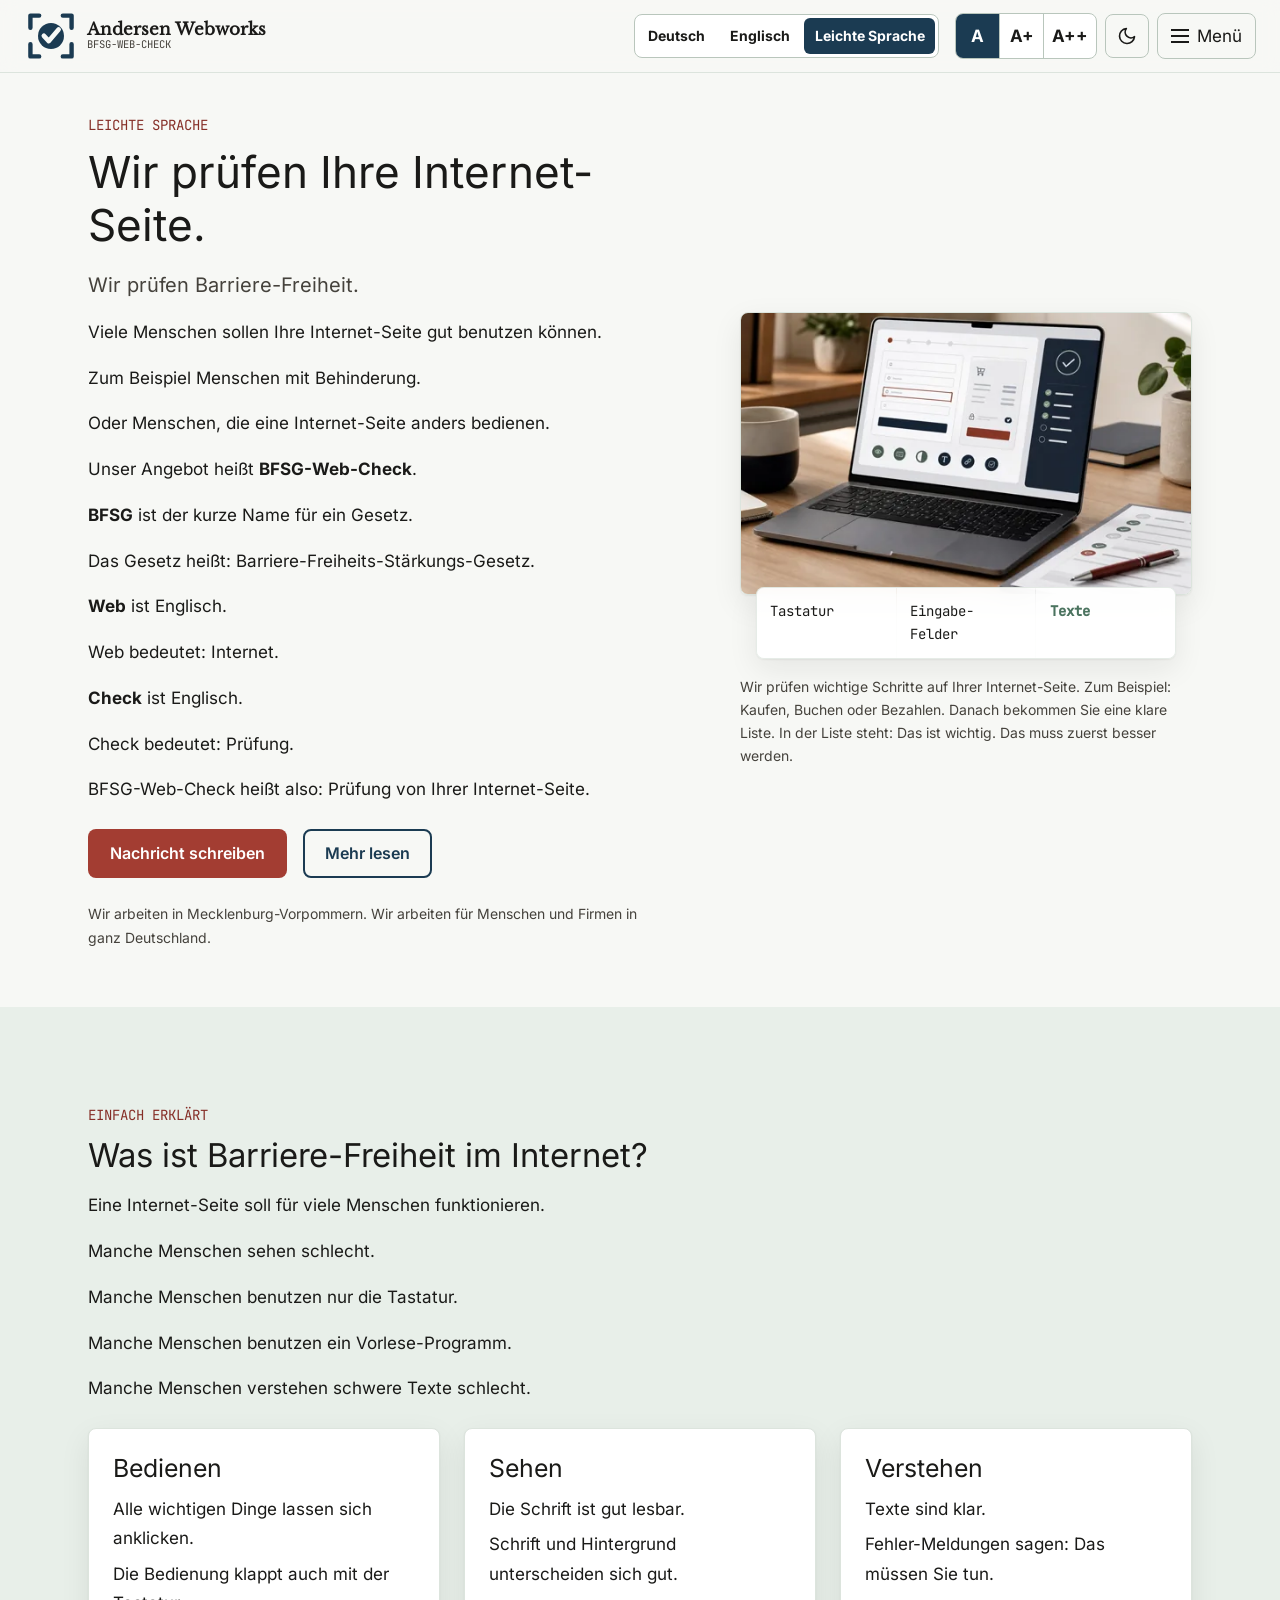
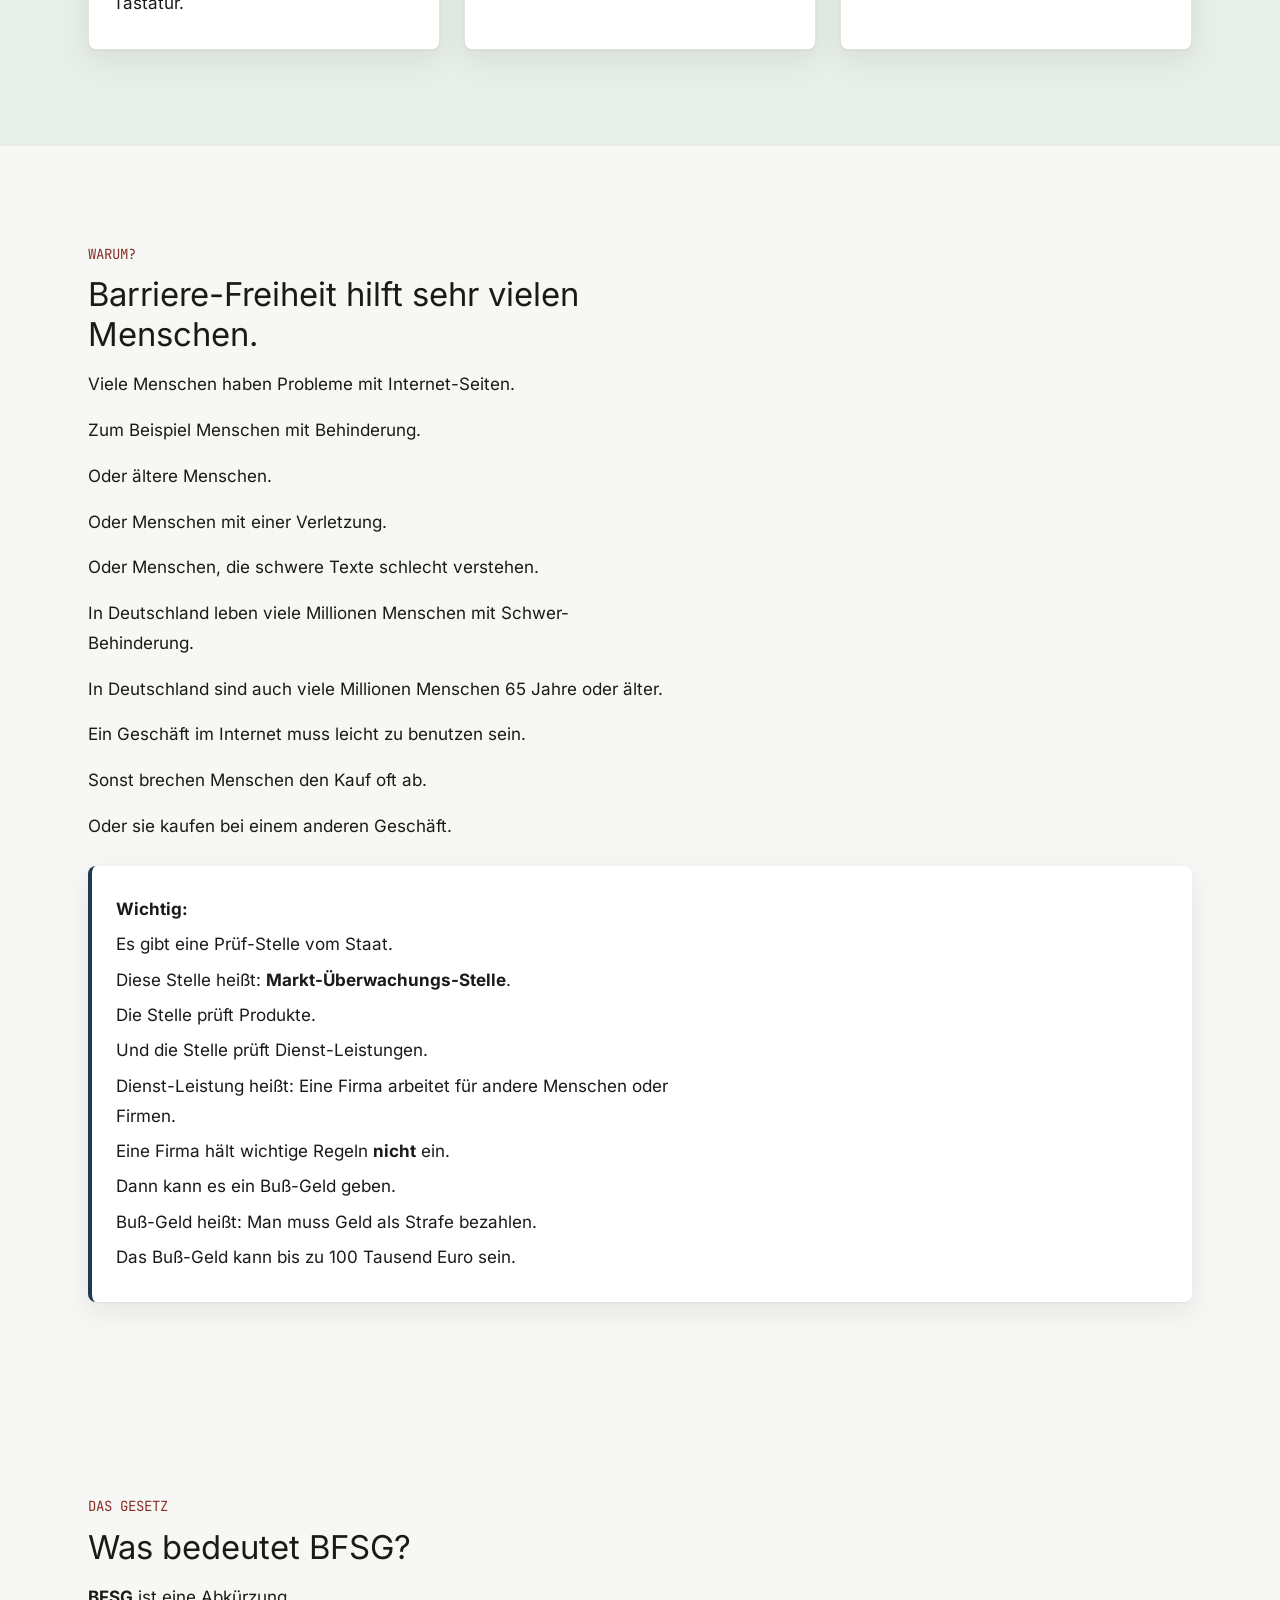
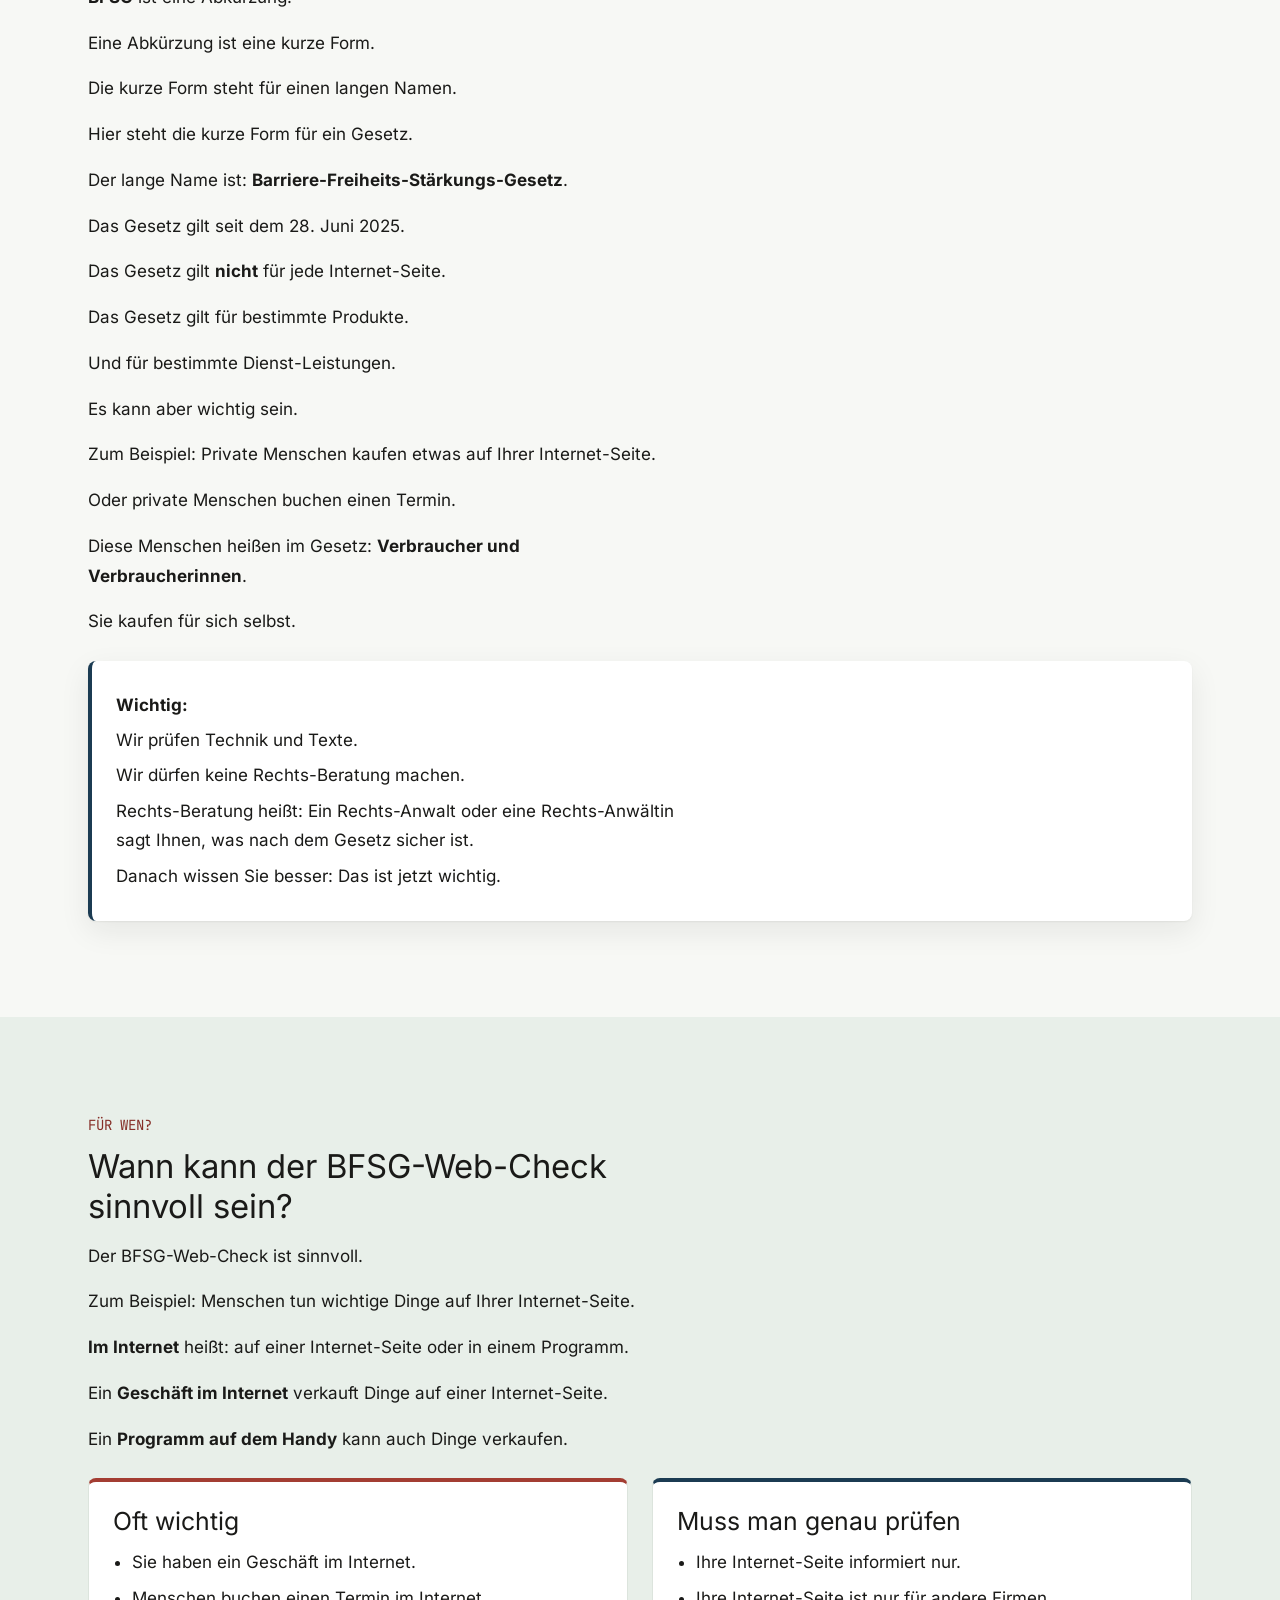
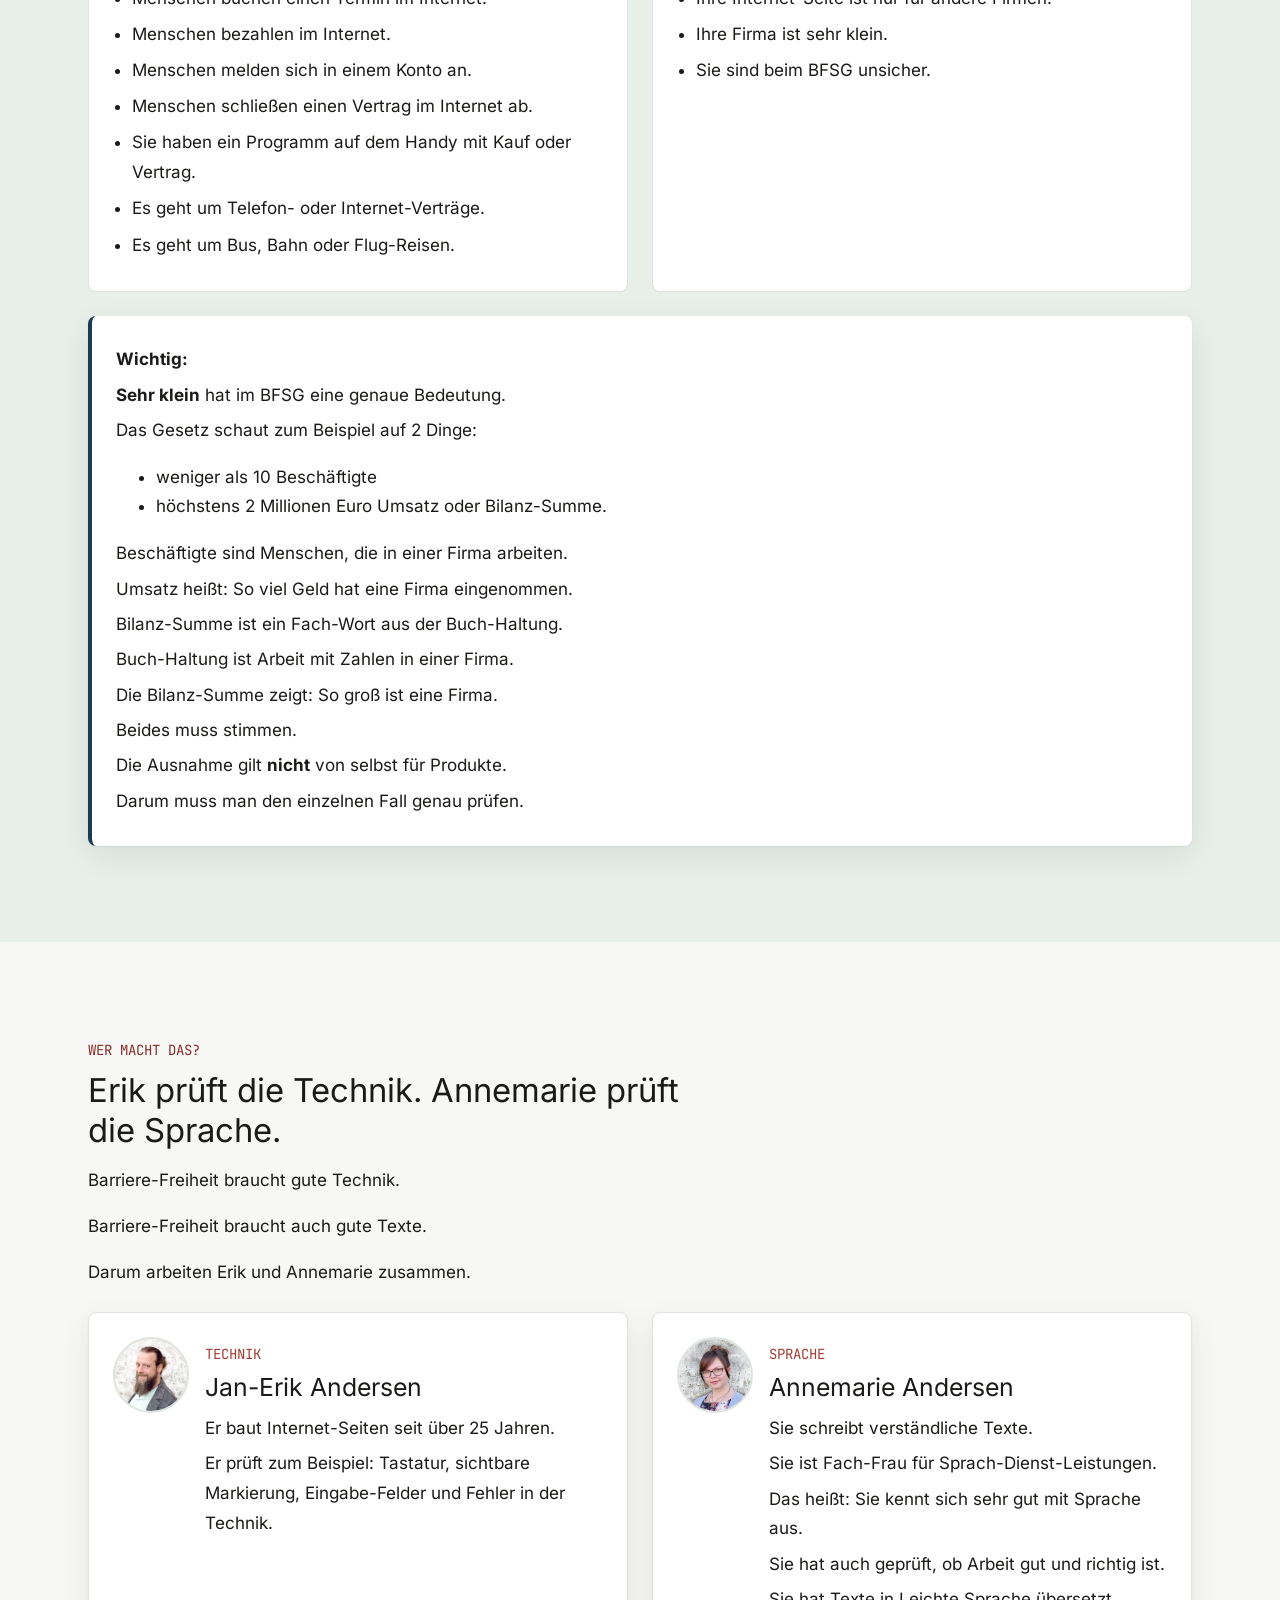
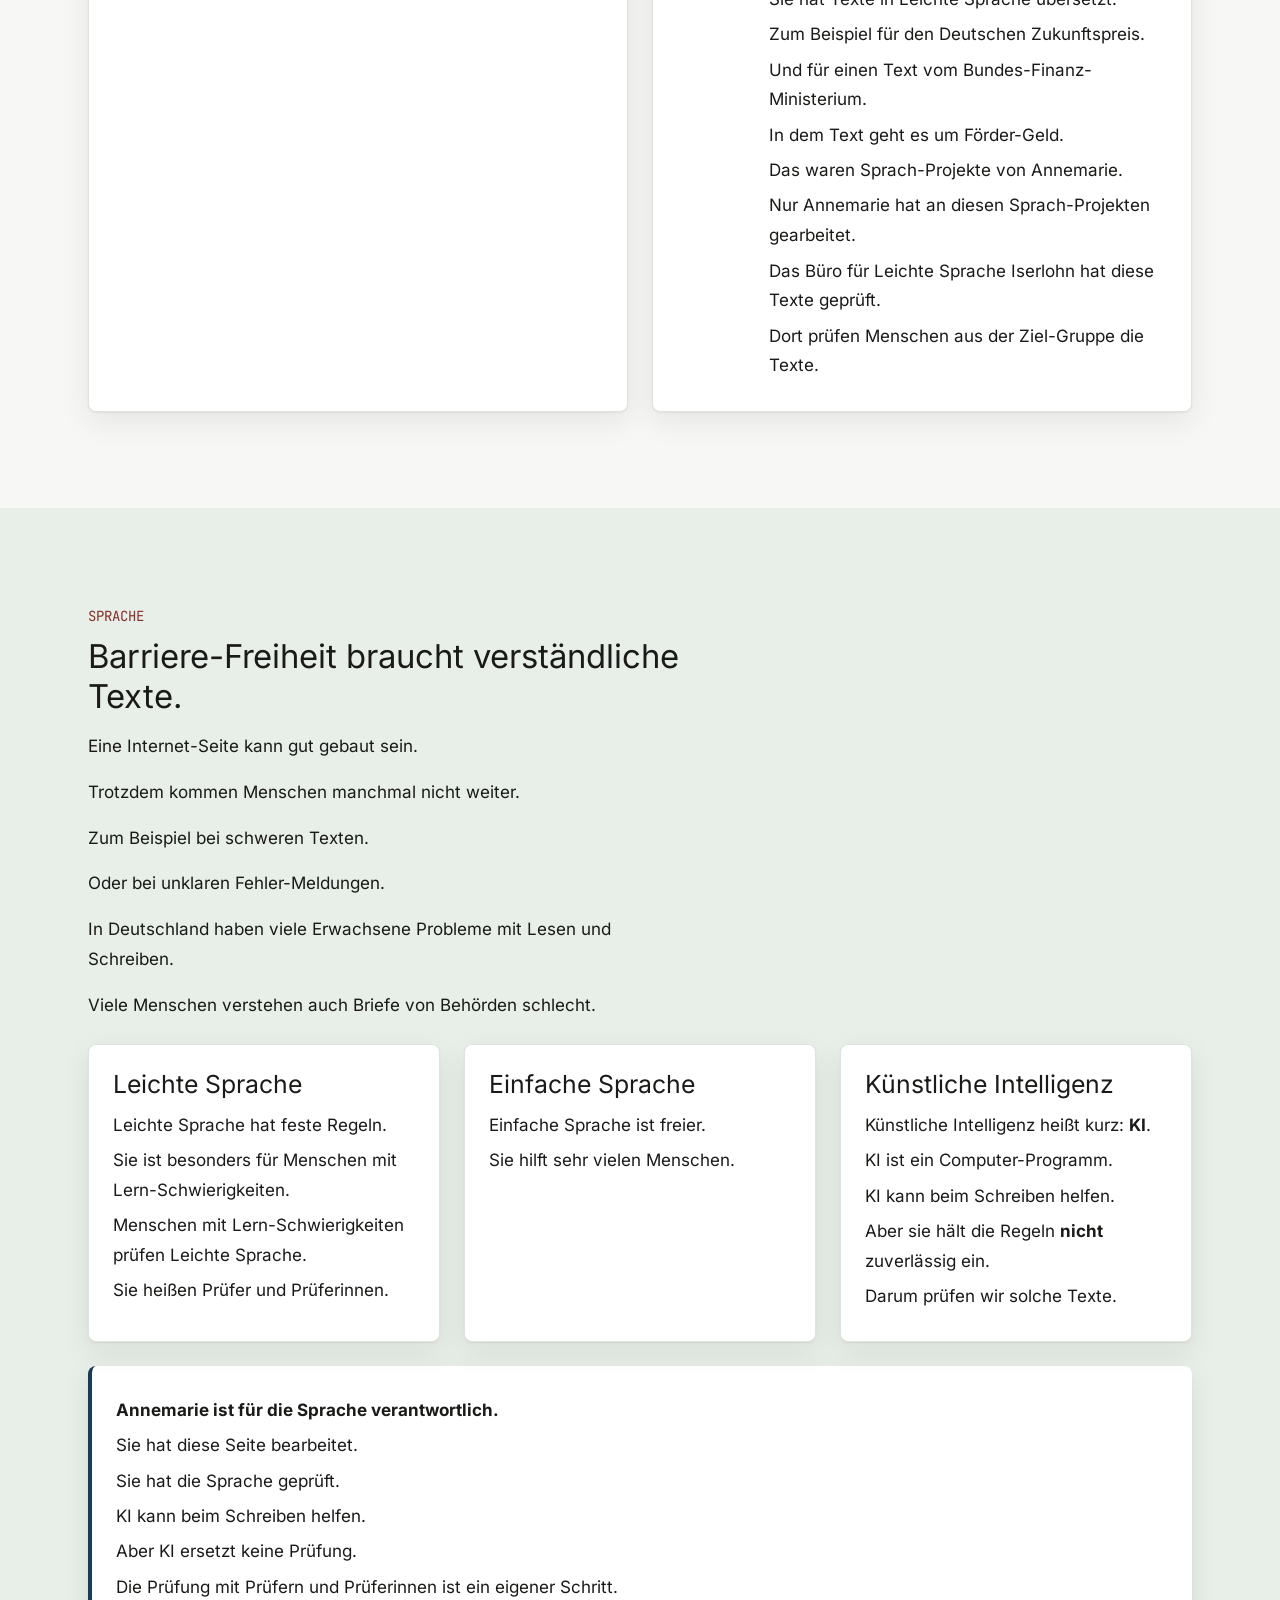
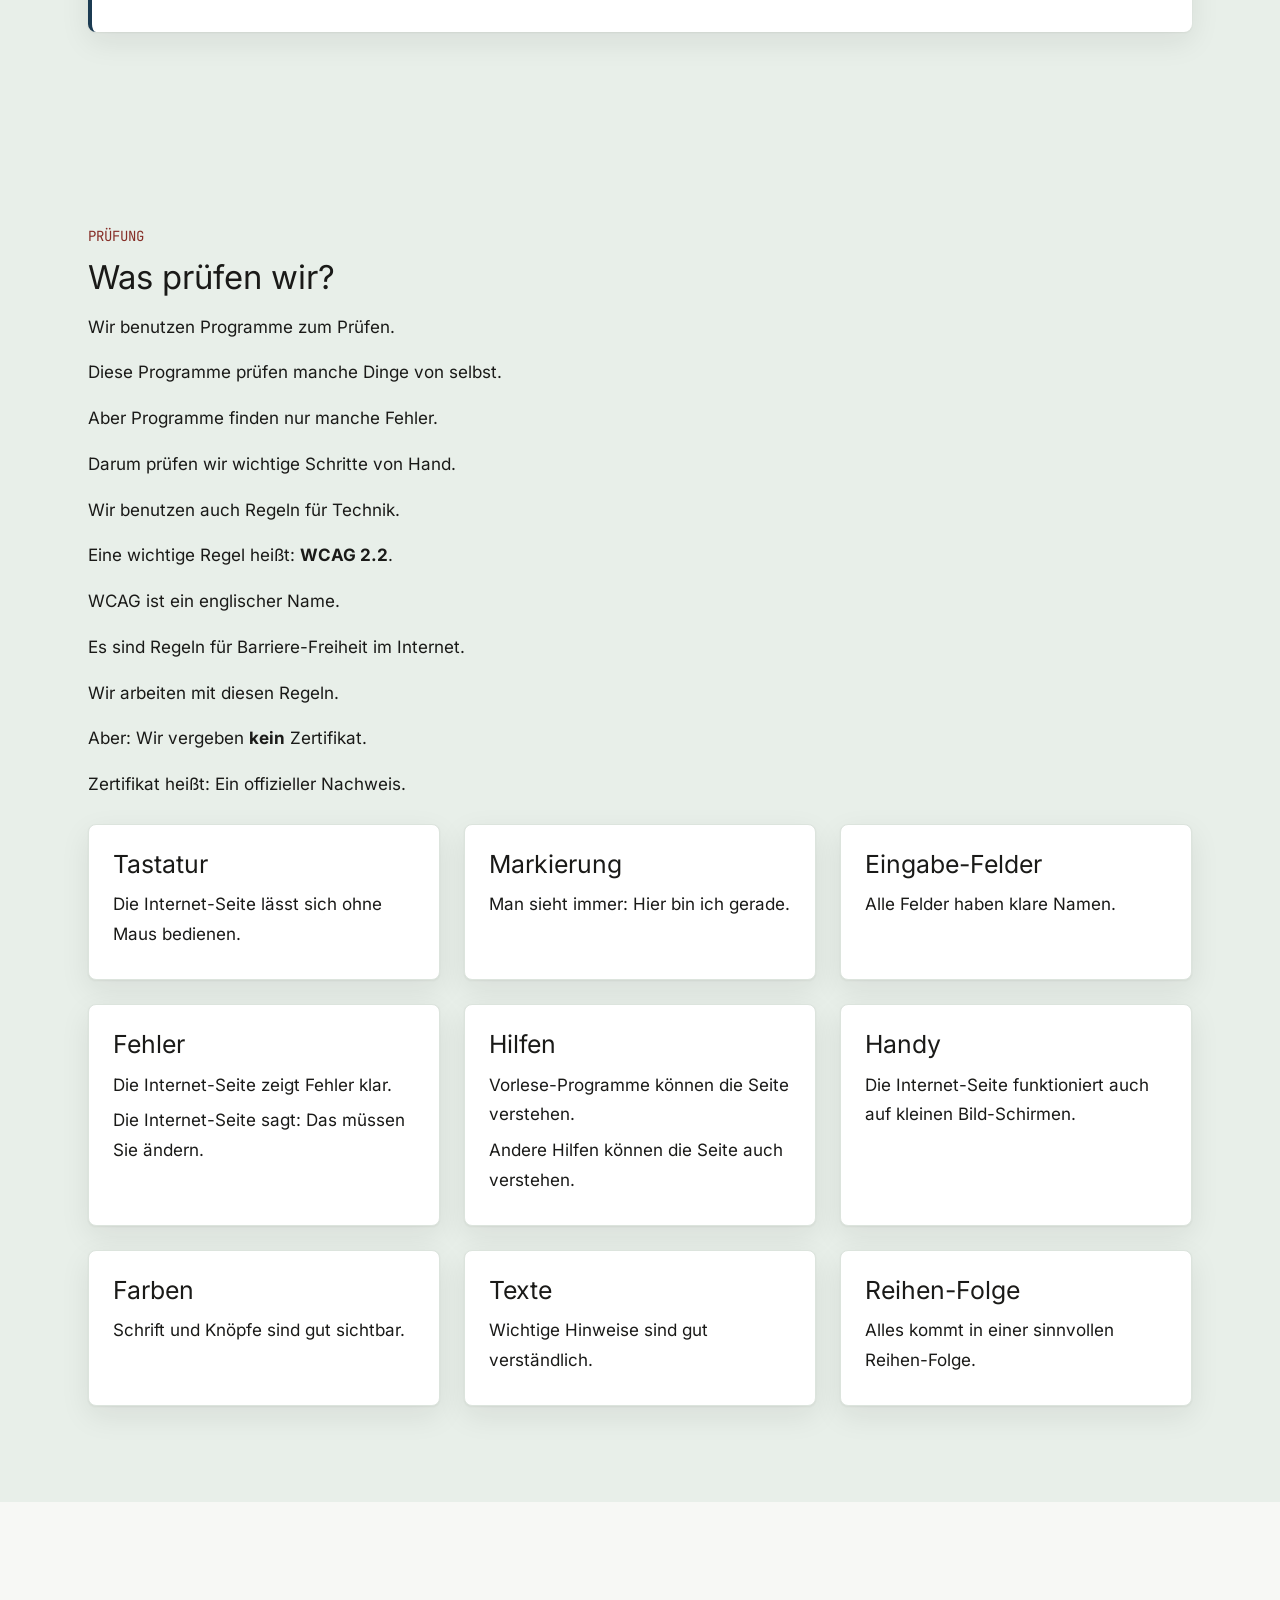
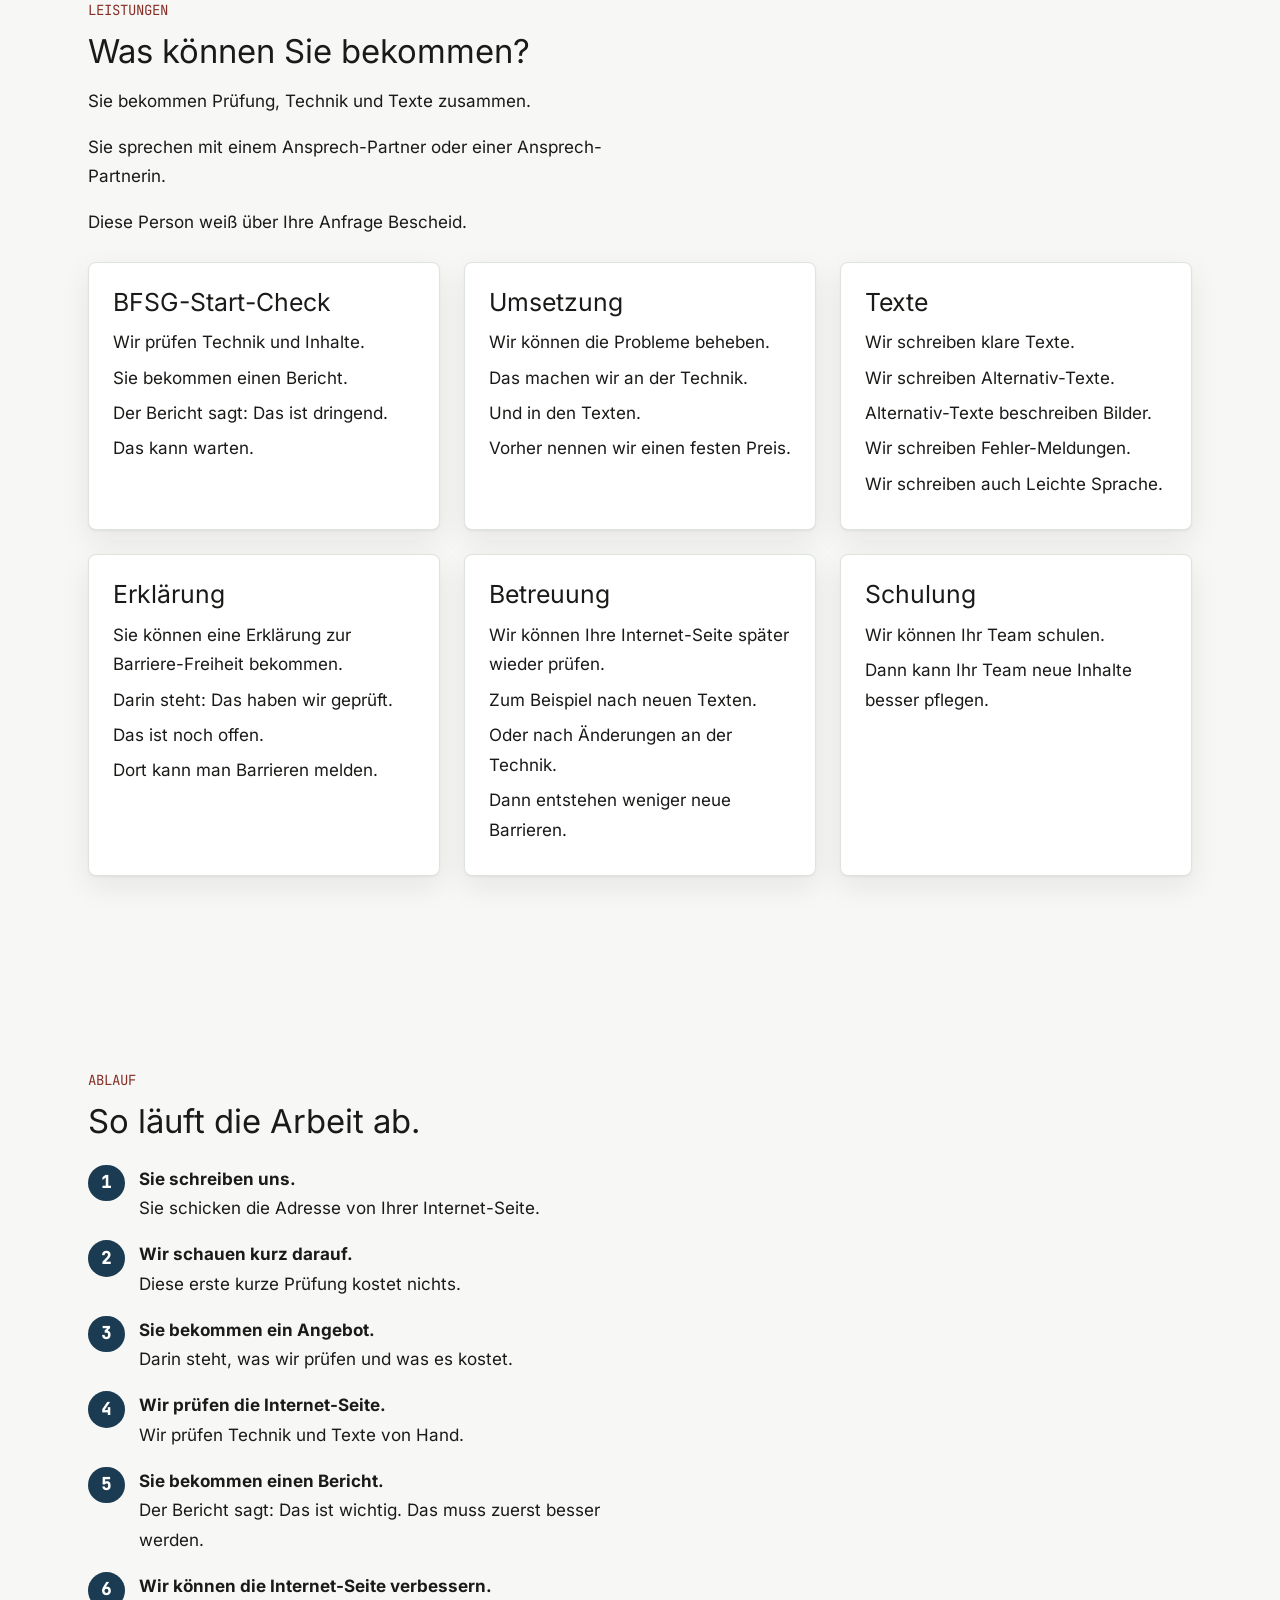
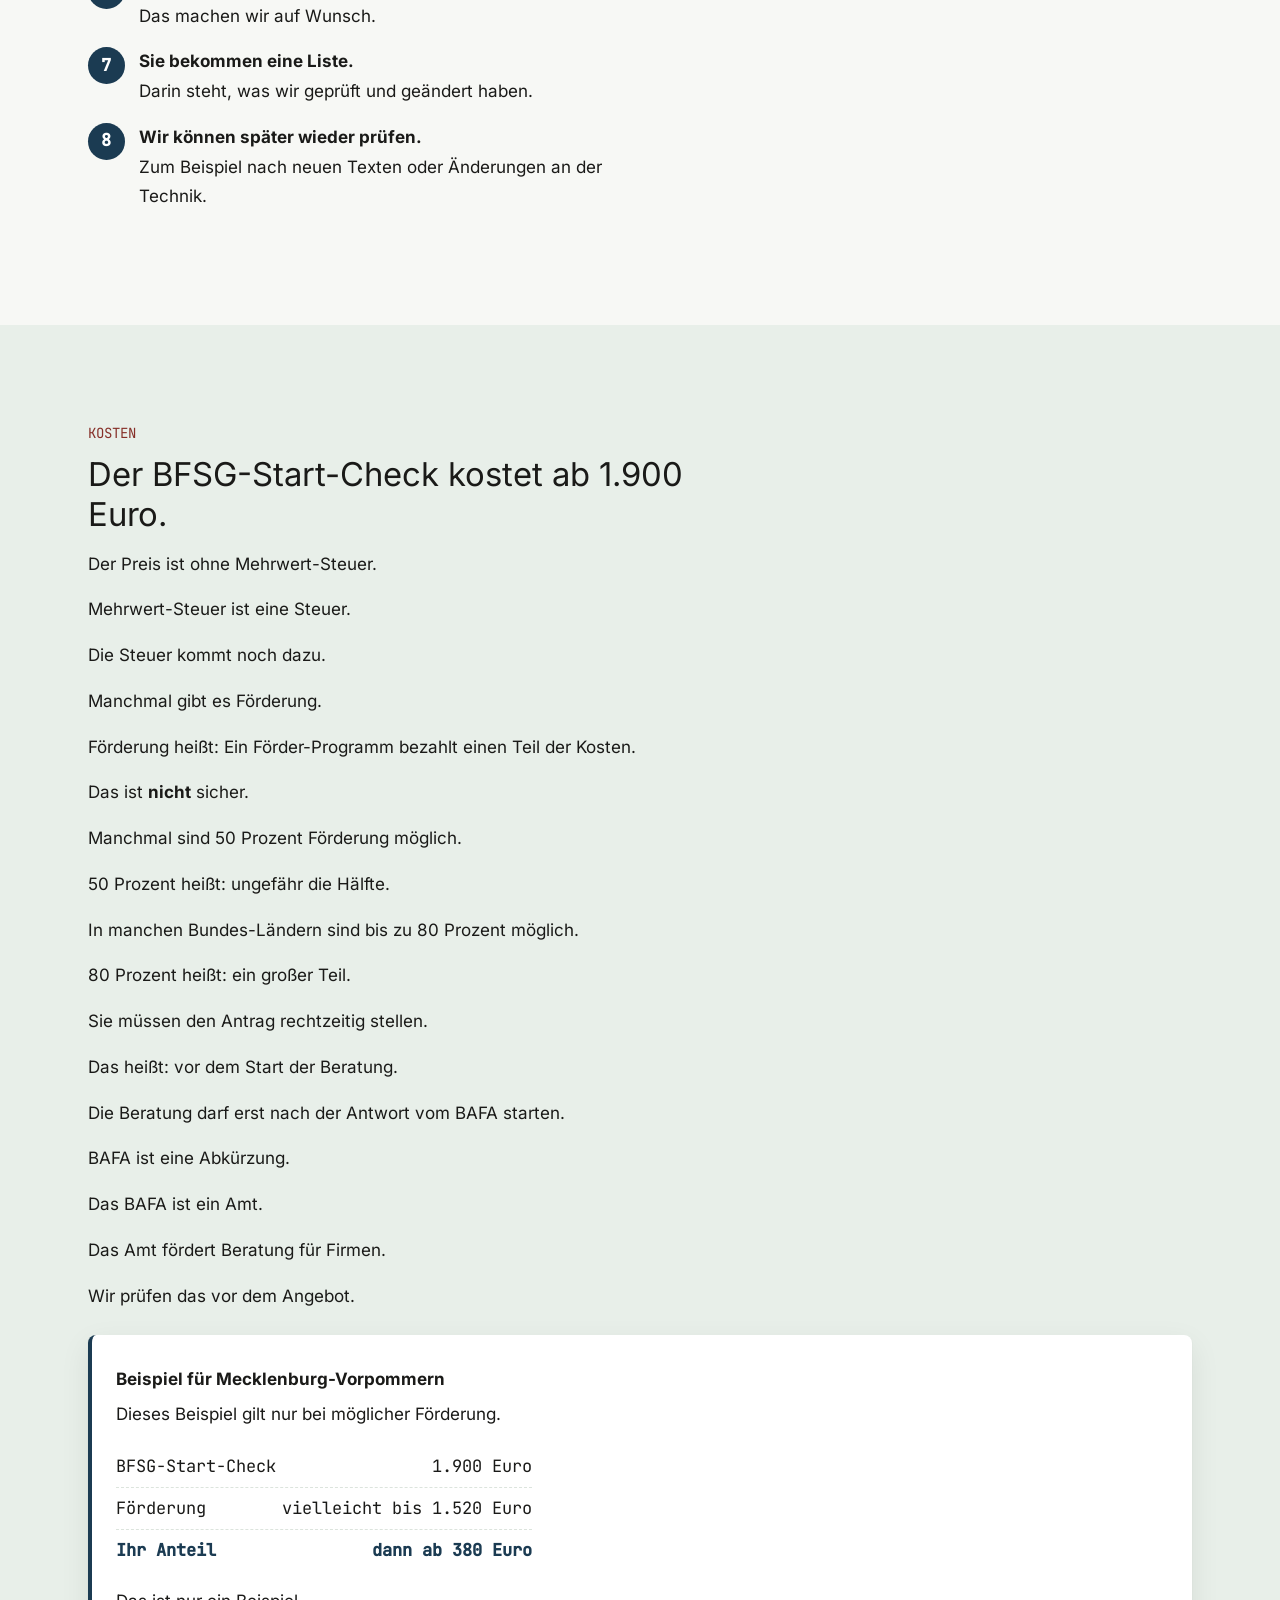
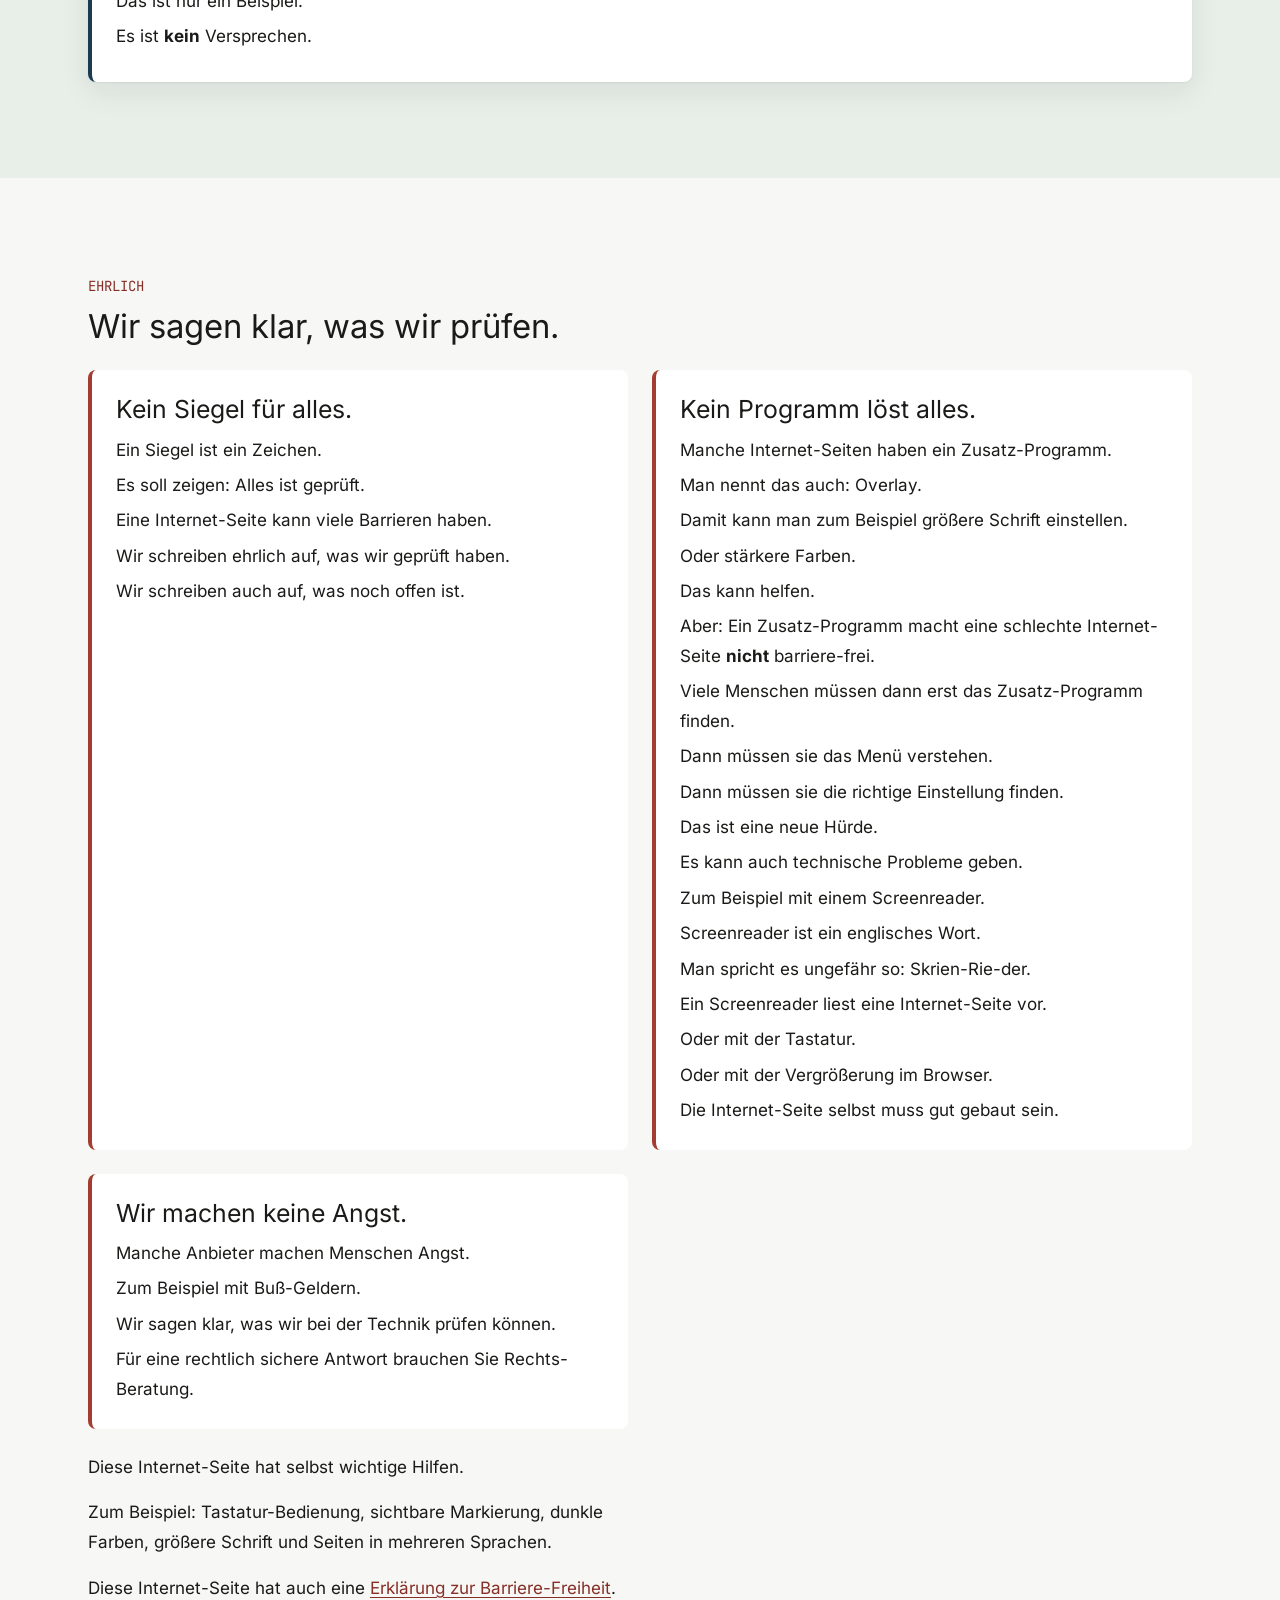
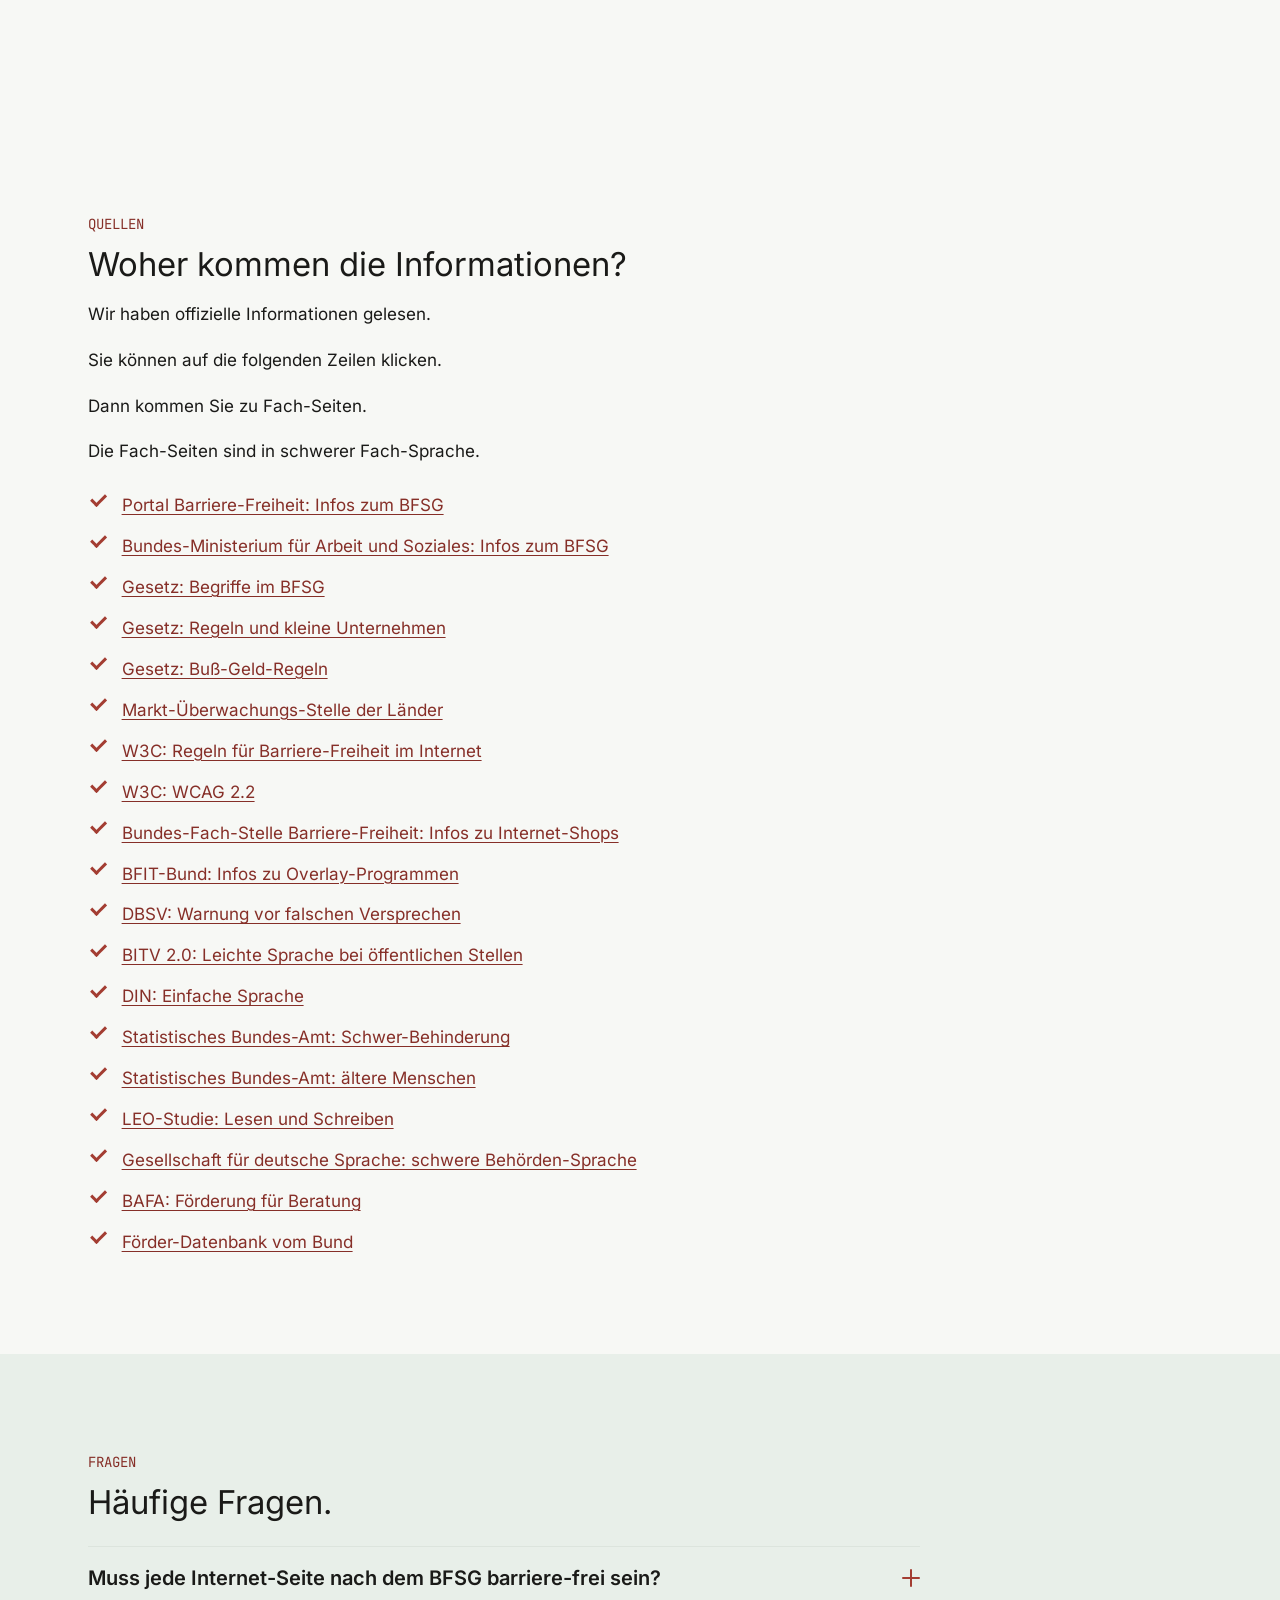
<file: leichte-sprache/index.html>
<!DOCTYPE html>
<html lang="de">
<head>
  <meta charset="utf-8">
  <meta name="viewport" content="width=device-width, initial-scale=1">
  <title>BFSG-Web-Check in Leichter Sprache | Andersen Webworks</title>
  <meta name="description" content="BFSG-Web-Check in Leichter Sprache: Wir erklären, wie wir Internet-Seiten, Geschäfte im Internet, Eingabe-Felder und Buchungen auf Barriere-Freiheit prüfen.">
  <meta name="theme-color" media="(prefers-color-scheme: light)" content="#f7f8f5">
  <meta name="theme-color" media="(prefers-color-scheme: dark)" content="#171b19">
  <link rel="icon" href="/favicon.ico" sizes="any">
  <link rel="icon" href="/assets/favicon.svg" type="image/svg+xml">
  <link rel="icon" href="/assets/favicon-32x32.png" sizes="32x32" type="image/png">
  <link rel="icon" href="/assets/favicon-16x16.png" sizes="16x16" type="image/png">
  <link rel="apple-touch-icon" href="/assets/apple-touch-icon.png" sizes="180x180">
  <link rel="mask-icon" href="/assets/safari-pinned-tab.svg" color="#1b3b52">
  <link rel="manifest" href="/manifest.webmanifest">
  <link rel="canonical" href="https://bfsg-barrierefreie-website.de/leichte-sprache/">
  <link rel="alternate" hreflang="de" href="https://bfsg-barrierefreie-website.de/">
  <link rel="alternate" hreflang="en" href="https://bfsg-barrierefreie-website.de/en/">
  <link rel="alternate" hreflang="de-x-easy" href="https://bfsg-barrierefreie-website.de/leichte-sprache/">
  <link rel="alternate" hreflang="x-default" href="https://bfsg-barrierefreie-website.de/">

  <meta property="og:type" content="website">
  <meta property="og:title" content="BFSG-Web-Check in Leichter Sprache">
  <meta property="og:description" content="Wir erklären in Leichter Sprache, was der BFSG-Web-Check ist.">
  <meta property="og:url" content="https://bfsg-barrierefreie-website.de/leichte-sprache/">
  <meta property="og:image" content="https://bfsg-barrierefreie-website.de/assets/bfsg-barrierefreie-website-hero.png">
  <meta property="og:image:width" content="1774">
  <meta property="og:image:height" content="887">
  <meta property="og:locale" content="de_DE">
  <meta property="og:locale:alternate" content="en_US">

  <script>
    (function () {
      var d = document.documentElement;
      d.classList.add('js');
      try {
        var t = localStorage.getItem('theme');
        if (t === 'light' || t === 'dark') d.setAttribute('data-theme', t);
        var s = localStorage.getItem('text-size');
        if (s === 'large' || s === 'xlarge') d.setAttribute('data-text-size', s);
      } catch (e) {}
    })();
  </script>

  <link rel="preload" href="../assets/fonts/inter-latin.woff2" as="font" type="font/woff2" crossorigin>
  <link rel="preload" href="../assets/fonts/libre-baskerville-regular-latin.woff2" as="font" type="font/woff2" crossorigin>

  <link rel="stylesheet" href="../css/tokens.css">
  <link rel="stylesheet" href="../css/base.css">
  <link rel="stylesheet" href="../css/components.css">
  <link rel="stylesheet" href="../css/sections.css">

  <script type="application/ld+json">
  {
    "@context": "https://schema.org",
    "@graph": [
      {
        "@type": "ProfessionalService",
        "@id": "https://bfsg-barrierefreie-website.de/#organization",
        "name": "Andersen Webworks",
        "url": "https://bfsg-barrierefreie-website.de/",
        "email": "mail@andersen-webworks.de",
        "areaServed": "DE"
      },
      {
        "@type": "WebSite",
        "@id": "https://bfsg-barrierefreie-website.de/#website",
        "name": "BFSG Barrierefreie Website",
        "url": "https://bfsg-barrierefreie-website.de/",
        "inLanguage": "de-DE",
        "publisher": { "@id": "https://bfsg-barrierefreie-website.de/#organization" }
      },
      {
        "@type": "Service",
        "@id": "https://bfsg-barrierefreie-website.de/#bfsg-barrierefreie-website",
        "name": "BFSG-Web-Check",
        "alternateName": "BFSG Website Prüfung",
        "serviceType": "Prüfung von Internet-Seiten auf Barriere-Freiheit",
        "provider": { "@id": "https://bfsg-barrierefreie-website.de/#organization" },
        "areaServed": "DE",
        "url": "https://bfsg-barrierefreie-website.de/leichte-sprache/"
      },
      {
        "@type": "WebPage",
        "@id": "https://bfsg-barrierefreie-website.de/leichte-sprache/#webpage",
        "name": "BFSG-Web-Check in Leichter Sprache",
        "url": "https://bfsg-barrierefreie-website.de/leichte-sprache/",
        "description": "Leichte-Sprache-Fassung zum BFSG-Web-Check von Andersen Webworks.",
        "inLanguage": "de-DE",
        "isPartOf": { "@id": "https://bfsg-barrierefreie-website.de/#website" },
        "about": { "@id": "https://bfsg-barrierefreie-website.de/#bfsg-barrierefreie-website" },
        "accessibilityFeature": ["alternativeText", "readingOrder", "structuralNavigation"],
        "breadcrumb": { "@id": "https://bfsg-barrierefreie-website.de/leichte-sprache/#breadcrumb" }
      },
      {
        "@type": "BreadcrumbList",
        "@id": "https://bfsg-barrierefreie-website.de/leichte-sprache/#breadcrumb",
        "itemListElement": [
          {
            "@type": "ListItem",
            "position": 1,
            "name": "Leichte Sprache",
            "item": "https://bfsg-barrierefreie-website.de/leichte-sprache/"
          }
        ]
      }
    ]
  }
  </script>
</head>
<body class="easy-page">
  <a class="skip-link" href="#main">Zum Inhalt springen</a>

  <header class="site-header">
    <div class="container site-header__inner">
      <a class="brand" href="#main" aria-label="Andersen Webworks BFSG Barrierefreie Website, zum Haupt-Inhalt">
        <img class="brand__mark" src="../assets/logo.svg" alt="" width="54" height="54">
        <span class="brand__name">Andersen Webworks
          <span class="brand__line">BFSG-Web-Check</span>
        </span>
      </a>

      <div class="site-header__right">
        <nav class="site-nav" id="site-nav" aria-label="Hauptnavigation">
          <ul>
            <li><a href="#einfach">Einfach erklärt</a></li>
            <li><a href="#fuer-wen">Für wen?</a></li>
            <li><a href="#leistungen">Leistungen</a></li>
            <li><a href="#pruefung">Prüfung</a></li>
            <li><a href="#kosten">Kosten</a></li>
            <li><a href="#fragen">Fragen</a></li>
          </ul>
        </nav>
        <nav class="language-switcher" aria-label="Sprachversionen">
          <ul>
            <li><a href="../index.html" lang="de">Deutsch</a></li>
            <li><a href="../en/index.html">Englisch</a></li>
            <li><a href="index.html" aria-current="page" lang="de">Leichte Sprache</a></li>
          </ul>
        </nav>
        <div class="header-actions" role="group" aria-label="Darstellung">
          <div class="text-size-control" role="group" aria-label="Schriftgröße">
            <button class="text-size-control__btn" type="button" data-text-size-option="normal" aria-pressed="true" aria-label="A normale Schriftgröße">A</button>
            <button class="text-size-control__btn" type="button" data-text-size-option="large" aria-pressed="false" aria-label="A+ große Schriftgröße">A+</button>
            <button class="text-size-control__btn" type="button" data-text-size-option="xlarge" aria-pressed="false" aria-label="A++ sehr große Schriftgröße">A++</button>
          </div>
          <button class="theme-toggle" type="button" aria-pressed="false" aria-label="Dunkle Farben einschalten" title="Helle und dunkle Farben umschalten">
            <svg class="icon-moon" viewBox="0 0 24 24" fill="none" stroke="currentColor" stroke-width="2" stroke-linecap="round" stroke-linejoin="round" aria-hidden="true"><path d="M21 12.8A9 9 0 1 1 11.2 3a7 7 0 0 0 9.8 9.8z"/></svg>
            <svg class="icon-sun" viewBox="0 0 24 24" fill="none" stroke="currentColor" stroke-width="2" stroke-linecap="round" stroke-linejoin="round" aria-hidden="true"><circle cx="12" cy="12" r="4"/><path d="M12 2v2M12 20v2M4.9 4.9l1.4 1.4M17.7 17.7l1.4 1.4M2 12h2M20 12h2M4.9 19.1l1.4-1.4M17.7 6.3l1.4-1.4"/></svg>
          </button>
          <button class="nav-toggle" type="button" aria-expanded="false" aria-controls="site-nav" aria-label="Menü öffnen">
            <span class="nav-toggle__bars" aria-hidden="true"></span>
            <span>Menü</span>
          </button>
        </div>
      </div>
    </div>
  </header>

  <main id="main" tabindex="-1">

    <section class="hero">
      <div class="container hero__grid">
        <div class="reveal hero__copy">
          <p class="eyebrow">Leichte Sprache</p>
          <h1>Wir prüfen Ihre Internet-Seite.</h1>
          <p class="lede">Wir prüfen Barriere-Freiheit.</p>
          <p>Viele Menschen sollen Ihre Internet-Seite gut benutzen können.</p>
          <p>Zum Beispiel Menschen mit Behinderung.</p>
          <p>Oder Menschen, die eine Internet-Seite anders bedienen.</p>
          <p>Unser Angebot heißt <strong>BFSG-Web-Check</strong>.</p>
          <p><strong>BFSG</strong> ist der kurze Name für ein Gesetz.</p>
          <p>Das Gesetz heißt:
            Barriere-Freiheits-Stärkungs-Gesetz.</p>
          <p><strong>Web</strong> ist Englisch.</p>
          <p>Web bedeutet:
            Internet.</p>
          <p><strong>Check</strong> ist Englisch.</p>
          <p>Check bedeutet:
            Prüfung.</p>
          <p>BFSG-Web-Check heißt also:
            Prüfung von Ihrer Internet-Seite.</p>
          <div class="hero__cta">
            <a class="btn btn--primary" href="#kontakt">Nachricht schreiben</a>
            <a class="btn btn--secondary" href="#einfach">Mehr lesen</a>
          </div>
          <p class="hero__trust">Wir arbeiten in Mecklenburg-Vorpommern.
            Wir arbeiten für Menschen und Firmen in ganz Deutschland.</p>
        </div>

        <figure class="reveal hero__visual">
          <picture>
            <source type="image/webp" srcset="../assets/bfsg-barrierefreie-website-hero-640.webp 640w, ../assets/bfsg-barrierefreie-website-hero-900.webp 900w, ../assets/bfsg-barrierefreie-website-hero-1200.webp 1200w" sizes="(min-width: 980px) 48vw, 100vw">
            <img class="hero__image" src="../assets/bfsg-barrierefreie-website-hero.png" alt="Ein Laptop mit einer Checkliste für Barriere-Freiheit" width="1200" height="600" fetchpriority="high">
          </picture>
          <div class="proof-card" aria-label="Was wir prüfen">
            <span>Tastatur</span>
            <span>Eingabe-Felder</span>
            <span>Texte</span>
          </div>
          <figcaption class="combo__caption">Wir prüfen wichtige Schritte auf Ihrer Internet-Seite.
            Zum Beispiel:
            Kaufen,
            Buchen oder Bezahlen.
            Danach bekommen Sie eine klare Liste.
            In der Liste steht:
            Das ist wichtig.
            Das muss zuerst besser werden.</figcaption>
        </figure>
      </div>
    </section>

    <section class="section section--tint" id="einfach" aria-labelledby="einfach-h">
      <div class="container">
        <div class="section-head reveal">
          <p class="eyebrow">Einfach erklärt</p>
          <h2 id="einfach-h">Was ist Barriere-Freiheit im Internet?</h2>
          <p>Eine Internet-Seite soll für viele Menschen funktionieren.</p>
          <p>Manche Menschen sehen schlecht.</p>
          <p>Manche Menschen benutzen nur die Tastatur.</p>
          <p>Manche Menschen benutzen ein Vorlese-Programm.</p>
          <p>Manche Menschen verstehen schwere Texte schlecht.</p>
        </div>

        <div class="grid grid--3">
          <div class="card reveal">
            <h3>Bedienen</h3>
            <p>Alle wichtigen Dinge lassen sich anklicken.</p>
            <p>Die Bedienung klappt auch mit der Tastatur.</p>
          </div>
          <div class="card reveal">
            <h3>Sehen</h3>
            <p>Die Schrift ist gut lesbar.</p>
            <p>Schrift und Hintergrund unterscheiden sich gut.</p>
          </div>
          <div class="card reveal">
            <h3>Verstehen</h3>
            <p>Texte sind klar.</p>
            <p>Fehler-Meldungen sagen:
              Das müssen Sie tun.</p>
          </div>
        </div>
      </div>
    </section>

    <section class="section" id="warum" aria-labelledby="warum-h">
      <div class="container">
        <div class="section-head reveal">
          <p class="eyebrow">Warum?</p>
          <h2 id="warum-h">Barriere-Freiheit hilft sehr vielen Menschen.</h2>
          <p>Viele Menschen haben Probleme mit Internet-Seiten.</p>
          <p>Zum Beispiel Menschen mit Behinderung.</p>
          <p>Oder ältere Menschen.</p>
          <p>Oder Menschen mit einer Verletzung.</p>
          <p>Oder Menschen, die schwere Texte schlecht verstehen.</p>
          <p>In Deutschland leben viele Millionen Menschen mit Schwer-Behinderung.</p>
          <p>In Deutschland sind auch viele Millionen Menschen 65 Jahre oder älter.</p>
          <p>Ein Geschäft im Internet muss leicht zu benutzen sein.</p>
          <p>Sonst brechen Menschen den Kauf oft ab.</p>
          <p>Oder sie kaufen bei einem anderen Geschäft.</p>
        </div>
        <div class="callout reveal">
          <p><strong>Wichtig:</strong></p>
          <p>Es gibt eine Prüf-Stelle vom Staat.</p>
          <p>Diese Stelle heißt:
            <strong>Markt-Überwachungs-Stelle</strong>.</p>
          <p>Die Stelle prüft Produkte.</p>
          <p>Und die Stelle prüft Dienst-Leistungen.</p>
          <p>Dienst-Leistung heißt:
            Eine Firma arbeitet für andere Menschen oder Firmen.</p>
          <p>Eine Firma hält wichtige Regeln <strong>nicht</strong> ein.</p>
          <p>Dann kann es ein Buß-Geld geben.</p>
          <p>Buß-Geld heißt:
            Man muss Geld als Strafe bezahlen.</p>
          <p>Das Buß-Geld kann bis zu 100 Tausend Euro sein.</p>
        </div>
      </div>
    </section>

    <section class="section" id="bfsg" aria-labelledby="bfsg-h">
      <div class="container">
        <div class="section-head reveal">
          <p class="eyebrow">Das Gesetz</p>
          <h2 id="bfsg-h">Was bedeutet BFSG?</h2>
          <p><strong>BFSG</strong> ist eine Abkürzung.</p>
          <p>Eine Abkürzung ist eine kurze Form.</p>
          <p>Die kurze Form steht für einen langen Namen.</p>
          <p>Hier steht die kurze Form für ein Gesetz.</p>
          <p>Der lange Name ist:
            <strong>Barriere-Freiheits-Stärkungs-Gesetz</strong>.</p>
          <p>Das Gesetz gilt seit dem 28. Juni 2025.</p>
          <p>Das Gesetz gilt <strong>nicht</strong> für jede Internet-Seite.</p>
          <p>Das Gesetz gilt für bestimmte Produkte.</p>
          <p>Und für bestimmte Dienst-Leistungen.</p>
          <p>Es kann aber wichtig sein.</p>
          <p>Zum Beispiel:
            Private Menschen kaufen etwas auf Ihrer Internet-Seite.</p>
          <p>Oder private Menschen buchen einen Termin.</p>
          <p>Diese Menschen heißen im Gesetz:
            <strong>Verbraucher und Verbraucherinnen</strong>.</p>
          <p>Sie kaufen für sich selbst.</p>
        </div>
        <div class="callout reveal">
          <p><strong>Wichtig:</strong></p>
          <p>Wir prüfen Technik und Texte.</p>
          <p>Wir dürfen keine Rechts-Beratung machen.</p>
          <p>Rechts-Beratung heißt:
            Ein Rechts-Anwalt oder eine Rechts-Anwältin sagt Ihnen,
            was nach dem Gesetz sicher ist.</p>
          <p>Danach wissen Sie besser:
            Das ist jetzt wichtig.</p>
        </div>
      </div>
    </section>

    <section class="section section--tint" id="fuer-wen" aria-labelledby="fuer-wen-h">
      <div class="container">
        <div class="section-head reveal">
          <p class="eyebrow">Für wen?</p>
          <h2 id="fuer-wen-h">Wann kann der BFSG-Web-Check sinnvoll sein?</h2>
          <p>Der BFSG-Web-Check ist sinnvoll.</p>
          <p>Zum Beispiel:
            Menschen tun wichtige Dinge auf Ihrer Internet-Seite.</p>
          <p><strong>Im Internet</strong> heißt:
            auf einer Internet-Seite oder in einem Programm.</p>
          <p>Ein <strong>Geschäft im Internet</strong> verkauft Dinge auf einer Internet-Seite.</p>
          <p>Ein <strong>Programm auf dem Handy</strong> kann auch Dinge verkaufen.</p>
        </div>

        <div class="scope reveal">
          <div class="scope__col scope__col--yes">
            <h3>Oft wichtig</h3>
            <ul>
              <li>Sie haben ein Geschäft im Internet.</li>
              <li>Menschen buchen einen Termin im Internet.</li>
              <li>Menschen bezahlen im Internet.</li>
              <li>Menschen melden sich in einem Konto an.</li>
              <li>Menschen schließen einen Vertrag im Internet ab.</li>
              <li>Sie haben ein Programm auf dem Handy mit Kauf oder Vertrag.</li>
              <li>Es geht um Telefon- oder Internet-Verträge.</li>
              <li>Es geht um Bus, Bahn oder Flug-Reisen.</li>
            </ul>
          </div>
          <div class="scope__col scope__col--no">
            <h3>Muss man genau prüfen</h3>
            <ul>
              <li>Ihre Internet-Seite informiert nur.</li>
              <li>Ihre Internet-Seite ist nur für andere Firmen.</li>
              <li>Ihre Firma ist sehr klein.</li>
              <li>Sie sind beim BFSG unsicher.</li>
            </ul>
          </div>
        </div>
        <div class="callout reveal" style="margin-top:var(--space-3)">
          <p><strong>Wichtig:</strong></p>
          <p><strong>Sehr klein</strong> hat im BFSG eine genaue Bedeutung.</p>
          <p>Das Gesetz schaut zum Beispiel auf 2 Dinge:</p>
          <ul>
            <li>weniger als 10 Beschäftigte</li>
            <li>höchstens 2 Millionen Euro Umsatz oder Bilanz-Summe.</li>
          </ul>
          <p>Beschäftigte sind Menschen,
            die in einer Firma arbeiten.</p>
          <p>Umsatz heißt:
            So viel Geld hat eine Firma eingenommen.</p>
          <p>Bilanz-Summe ist ein Fach-Wort aus der Buch-Haltung.</p>
          <p>Buch-Haltung ist Arbeit mit Zahlen in einer Firma.</p>
          <p>Die Bilanz-Summe zeigt:
            So groß ist eine Firma.</p>
          <p>Beides muss stimmen.</p>
          <p>Die Ausnahme gilt <strong>nicht</strong> von selbst für Produkte.</p>
          <p>Darum muss man den einzelnen Fall genau prüfen.</p>
        </div>
      </div>
    </section>

    <section class="section" id="team" aria-labelledby="team-h">
      <div class="container">
        <div class="section-head reveal">
          <p class="eyebrow">Wer macht das?</p>
          <h2 id="team-h">Erik prüft die Technik. Annemarie prüft die Sprache.</h2>
          <p>Barriere-Freiheit braucht gute Technik.</p>
          <p>Barriere-Freiheit braucht auch gute Texte.</p>
          <p>Darum arbeiten Erik und Annemarie zusammen.</p>
        </div>
        <div class="duo">
          <div class="card reveal person">
            <img class="person__photo" src="../assets/portrait-erik.webp" alt="" width="76" height="76" loading="lazy">
            <div>
              <p class="person__role">Technik</p>
              <h3>Jan-Erik Andersen</h3>
              <p>Er baut Internet-Seiten seit über 25 Jahren.</p>
              <p>Er prüft zum Beispiel:
                Tastatur,
                sichtbare Markierung,
                Eingabe-Felder und Fehler in der Technik.</p>
            </div>
          </div>
          <div class="card reveal person">
            <img class="person__photo" src="../assets/portrait-annemarie.webp" alt="" width="76" height="76" loading="lazy">
            <div>
              <p class="person__role">Sprache</p>
              <h3>Annemarie Andersen</h3>
              <p>Sie schreibt verständliche Texte.</p>
              <p>Sie ist Fach-Frau für Sprach-Dienst-Leistungen.</p>
              <p>Das heißt:
                Sie kennt sich sehr gut mit Sprache aus.</p>
              <p>Sie hat auch geprüft,
                ob Arbeit gut und richtig ist.</p>
              <p>Sie hat Texte in Leichte Sprache übersetzt.</p>
              <p>Zum Beispiel für den Deutschen Zukunftspreis.</p>
              <p>Und für einen Text vom Bundes-Finanz-Ministerium.</p>
              <p>In dem Text geht es um Förder-Geld.</p>
              <p>Das waren Sprach-Projekte von Annemarie.</p>
              <p>Nur Annemarie hat an diesen Sprach-Projekten gearbeitet.</p>
              <p>Das Büro für Leichte Sprache Iserlohn hat diese Texte geprüft.</p>
              <p>Dort prüfen Menschen aus der Ziel-Gruppe die Texte.</p>
            </div>
          </div>
        </div>
      </div>
    </section>

    <section class="section section--tint" id="sprache" aria-labelledby="sprache-h">
      <div class="container">
        <div class="section-head reveal">
          <p class="eyebrow">Sprache</p>
          <h2 id="sprache-h">Barriere-Freiheit braucht verständliche Texte.</h2>
          <p>Eine Internet-Seite kann gut gebaut sein.</p>
          <p>Trotzdem kommen Menschen manchmal nicht weiter.</p>
          <p>Zum Beispiel bei schweren Texten.</p>
          <p>Oder bei unklaren Fehler-Meldungen.</p>
          <p>In Deutschland haben viele Erwachsene Probleme mit Lesen und Schreiben.</p>
          <p>Viele Menschen verstehen auch Briefe von Behörden schlecht.</p>
        </div>
        <div class="grid grid--3">
          <div class="card reveal">
            <h3>Leichte Sprache</h3>
            <p>Leichte Sprache hat feste Regeln.</p>
            <p>Sie ist besonders für Menschen mit Lern-Schwierigkeiten.</p>
            <p>Menschen mit Lern-Schwierigkeiten prüfen Leichte Sprache.</p>
            <p>Sie heißen Prüfer und Prüferinnen.</p>
          </div>
          <div class="card reveal">
            <h3>Einfache Sprache</h3>
            <p>Einfache Sprache ist freier.</p>
            <p>Sie hilft sehr vielen Menschen.</p>
          </div>
          <div class="card reveal">
            <h3>Künstliche Intelligenz</h3>
            <p>Künstliche Intelligenz heißt kurz:
              <strong>KI</strong>.</p>
            <p>KI ist ein Computer-Programm.</p>
            <p>KI kann beim Schreiben helfen.</p>
            <p>Aber sie hält die Regeln <strong>nicht</strong> zuverlässig ein.</p>
            <p>Darum prüfen wir solche Texte.</p>
          </div>
        </div>
        <div class="callout reveal" style="margin-top:var(--space-3)">
          <p><strong>Annemarie ist für die Sprache verantwortlich.</strong></p>
          <p>Sie hat diese Seite bearbeitet.</p>
          <p>Sie hat die Sprache geprüft.</p>
          <p>KI kann beim Schreiben helfen.</p>
          <p>Aber KI ersetzt keine Prüfung.</p>
          <p>Die Prüfung mit Prüfern und Prüferinnen ist ein eigener Schritt.</p>
        </div>
      </div>
    </section>

    <section class="section section--tint" id="pruefung" aria-labelledby="pruefung-h">
      <div class="container">
        <div class="section-head reveal">
          <p class="eyebrow">Prüfung</p>
          <h2 id="pruefung-h">Was prüfen wir?</h2>
          <p>Wir benutzen Programme zum Prüfen.</p>
          <p>Diese Programme prüfen manche Dinge von selbst.</p>
          <p>Aber Programme finden nur manche Fehler.</p>
          <p>Darum prüfen wir wichtige Schritte von Hand.</p>
          <p>Wir benutzen auch Regeln für Technik.</p>
          <p>Eine wichtige Regel heißt:
            <strong>WCAG 2.2</strong>.</p>
          <p>WCAG ist ein englischer Name.</p>
          <p>Es sind Regeln für Barriere-Freiheit im Internet.</p>
          <p>Wir arbeiten mit diesen Regeln.</p>
          <p>Aber:
            Wir vergeben <strong>kein</strong> Zertifikat.</p>
          <p>Zertifikat heißt:
            Ein offizieller Nachweis.</p>
        </div>

        <div class="grid grid--3">
          <div class="card reveal">
            <h3>Tastatur</h3>
            <p>Die Internet-Seite lässt sich ohne Maus bedienen.</p>
          </div>
          <div class="card reveal">
            <h3>Markierung</h3>
            <p>Man sieht immer:
              Hier bin ich gerade.</p>
          </div>
          <div class="card reveal">
            <h3>Eingabe-Felder</h3>
            <p>Alle Felder haben klare Namen.</p>
          </div>
          <div class="card reveal">
            <h3>Fehler</h3>
            <p>Die Internet-Seite zeigt Fehler klar.</p>
            <p>Die Internet-Seite sagt:
              Das müssen Sie ändern.</p>
          </div>
          <div class="card reveal">
            <h3>Hilfen</h3>
            <p>Vorlese-Programme können die Seite verstehen.</p>
            <p>Andere Hilfen können die Seite auch verstehen.</p>
          </div>
          <div class="card reveal">
            <h3>Handy</h3>
            <p>Die Internet-Seite funktioniert auch auf kleinen Bild-Schirmen.</p>
          </div>
          <div class="card reveal">
            <h3>Farben</h3>
            <p>Schrift und Knöpfe sind gut sichtbar.</p>
          </div>
          <div class="card reveal">
            <h3>Texte</h3>
            <p>Wichtige Hinweise sind gut verständlich.</p>
          </div>
          <div class="card reveal">
            <h3>Reihen-Folge</h3>
            <p>Alles kommt in einer sinnvollen Reihen-Folge.</p>
          </div>
        </div>
      </div>
    </section>

    <section class="section" id="leistungen" aria-labelledby="leistungen-h">
      <div class="container">
        <div class="section-head reveal">
          <p class="eyebrow">Leistungen</p>
          <h2 id="leistungen-h">Was können Sie bekommen?</h2>
          <p>Sie bekommen Prüfung, Technik und Texte zusammen.</p>
          <p>Sie sprechen mit einem Ansprech-Partner oder einer Ansprech-Partnerin.</p>
          <p>Diese Person weiß über Ihre Anfrage Bescheid.</p>
        </div>
        <div class="grid grid--3">
          <div class="card reveal">
            <h3>BFSG-Start-Check</h3>
            <p>Wir prüfen Technik und Inhalte.</p>
            <p>Sie bekommen einen Bericht.</p>
            <p>Der Bericht sagt:
              Das ist dringend.</p>
            <p>Das kann warten.</p>
          </div>
          <div class="card reveal">
            <h3>Umsetzung</h3>
            <p>Wir können die Probleme beheben.</p>
            <p>Das machen wir an der Technik.</p>
            <p>Und in den Texten.</p>
            <p>Vorher nennen wir einen festen Preis.</p>
          </div>
          <div class="card reveal">
            <h3>Texte</h3>
            <p>Wir schreiben klare Texte.</p>
            <p>Wir schreiben Alternativ-Texte.</p>
            <p>Alternativ-Texte beschreiben Bilder.</p>
            <p>Wir schreiben Fehler-Meldungen.</p>
            <p>Wir schreiben auch Leichte Sprache.</p>
          </div>
          <div class="card reveal">
            <h3>Erklärung</h3>
            <p>Sie können eine Erklärung zur Barriere-Freiheit bekommen.</p>
            <p>Darin steht:
              Das haben wir geprüft.</p>
            <p>Das ist noch offen.</p>
            <p>Dort kann man Barrieren melden.</p>
          </div>
          <div class="card reveal">
            <h3>Betreuung</h3>
            <p>Wir können Ihre Internet-Seite später wieder prüfen.</p>
            <p>Zum Beispiel nach neuen Texten.</p>
            <p>Oder nach Änderungen an der Technik.</p>
            <p>Dann entstehen weniger neue Barrieren.</p>
          </div>
          <div class="card reveal">
            <h3>Schulung</h3>
            <p>Wir können Ihr Team schulen.</p>
            <p>Dann kann Ihr Team neue Inhalte besser pflegen.</p>
          </div>
        </div>
      </div>
    </section>

    <section class="section" id="ablauf" aria-labelledby="ablauf-h">
      <div class="container">
        <div class="section-head reveal">
          <p class="eyebrow">Ablauf</p>
          <h2 id="ablauf-h">So läuft die Arbeit ab.</h2>
        </div>
        <ol class="steps reveal">
          <li><strong>Sie schreiben uns.</strong><br>Sie schicken die Adresse von Ihrer Internet-Seite.</li>
          <li><strong>Wir schauen kurz darauf.</strong><br>Diese erste kurze Prüfung kostet nichts.</li>
          <li><strong>Sie bekommen ein Angebot.</strong><br>Darin steht,
            was wir prüfen und was es kostet.</li>
          <li><strong>Wir prüfen die Internet-Seite.</strong><br>Wir prüfen Technik und Texte von Hand.</li>
          <li><strong>Sie bekommen einen Bericht.</strong><br>Der Bericht sagt:
            Das ist wichtig.
            Das muss zuerst besser werden.</li>
          <li><strong>Wir können die Internet-Seite verbessern.</strong><br>Das machen wir auf Wunsch.</li>
          <li><strong>Sie bekommen eine Liste.</strong><br>Darin steht,
            was wir geprüft und geändert haben.</li>
          <li><strong>Wir können später wieder prüfen.</strong><br>Zum Beispiel nach neuen Texten oder Änderungen an der Technik.</li>
        </ol>
      </div>
    </section>

    <section class="section section--tint" id="kosten" aria-labelledby="kosten-h">
      <div class="container">
        <div class="section-head reveal">
          <p class="eyebrow">Kosten</p>
          <h2 id="kosten-h">Der BFSG-Start-Check kostet ab 1.900 Euro.</h2>
          <p>Der Preis ist ohne Mehrwert-Steuer.</p>
          <p>Mehrwert-Steuer ist eine Steuer.</p>
          <p>Die Steuer kommt noch dazu.</p>
          <p>Manchmal gibt es Förderung.</p>
          <p>Förderung heißt:
            Ein Förder-Programm bezahlt einen Teil der Kosten.</p>
          <p>Das ist <strong>nicht</strong> sicher.</p>
          <p>Manchmal sind 50 Prozent Förderung möglich.</p>
          <p>50 Prozent heißt:
            ungefähr die Hälfte.</p>
          <p>In manchen Bundes-Ländern sind bis zu 80 Prozent möglich.</p>
          <p>80 Prozent heißt:
            ein großer Teil.</p>
          <p>Sie müssen den Antrag rechtzeitig stellen.</p>
          <p>Das heißt:
            vor dem Start der Beratung.</p>
          <p>Die Beratung darf erst nach der Antwort vom BAFA starten.</p>
          <p>BAFA ist eine Abkürzung.</p>
          <p>Das BAFA ist ein Amt.</p>
          <p>Das Amt fördert Beratung für Firmen.</p>
          <p>Wir prüfen das vor dem Angebot.</p>
        </div>
        <div class="callout reveal">
          <p><strong>Beispiel für Mecklenburg-Vorpommern</strong></p>
          <p>Dieses Beispiel gilt nur bei möglicher Förderung.</p>
          <ul class="calc">
            <li><span>BFSG-Start-Check</span> <span>1.900 Euro</span></li>
            <li><span>Förderung</span> <span>vielleicht bis 1.520 Euro</span></li>
            <li><span>Ihr Anteil</span> <span>dann ab 380 Euro</span></li>
          </ul>
          <p style="margin-top:var(--space-2)">Das ist nur ein Beispiel.</p>
          <p>Es ist <strong>kein</strong> Versprechen.</p>
        </div>
      </div>
    </section>

    <section class="section" id="keine-tricks" aria-labelledby="tricks-h">
      <div class="container">
        <div class="section-head reveal">
          <p class="eyebrow">Ehrlich</p>
          <h2 id="tricks-h">Wir sagen klar, was wir prüfen.</h2>
        </div>
        <div class="honest">
          <blockquote class="reveal">
            <h3>Kein Siegel für alles.</h3>
            <p>Ein Siegel ist ein Zeichen.</p>
            <p>Es soll zeigen:
              Alles ist geprüft.</p>
            <p>Eine Internet-Seite kann viele Barrieren haben.</p>
            <p>Wir schreiben ehrlich auf,
              was wir geprüft haben.</p>
            <p>Wir schreiben auch auf,
              was noch offen ist.</p>
          </blockquote>
          <blockquote class="reveal">
            <h3>Kein Programm löst alles.</h3>
            <p>Manche Internet-Seiten haben ein Zusatz-Programm.</p>
            <p>Man nennt das auch:
              Overlay.</p>
            <p>Damit kann man zum Beispiel größere Schrift einstellen.</p>
            <p>Oder stärkere Farben.</p>
            <p>Das kann helfen.</p>
            <p>Aber:
              Ein Zusatz-Programm macht eine schlechte Internet-Seite <strong>nicht</strong> barriere-frei.</p>
            <p>Viele Menschen müssen dann erst das Zusatz-Programm finden.</p>
            <p>Dann müssen sie das Menü verstehen.</p>
            <p>Dann müssen sie die richtige Einstellung finden.</p>
            <p>Das ist eine neue Hürde.</p>
            <p>Es kann auch technische Probleme geben.</p>
            <p>Zum Beispiel mit einem Screenreader.</p>
            <p>Screenreader ist ein englisches Wort.</p>
            <p>Man spricht es ungefähr so:
              Skrien-Rie-der.</p>
            <p>Ein Screenreader liest eine Internet-Seite vor.</p>
            <p>Oder mit der Tastatur.</p>
            <p>Oder mit der Vergrößerung im Browser.</p>
            <p>Die Internet-Seite selbst muss gut gebaut sein.</p>
          </blockquote>
          <blockquote class="reveal">
            <h3>Wir machen keine Angst.</h3>
            <p>Manche Anbieter machen Menschen Angst.</p>
            <p>Zum Beispiel mit Buß-Geldern.</p>
            <p>Wir sagen klar,
              was wir bei der Technik prüfen können.</p>
            <p>Für eine rechtlich sichere Antwort brauchen Sie Rechts-Beratung.</p>
          </blockquote>
        </div>
        <p class="reveal" style="margin-top:var(--space-3)">Diese Internet-Seite hat selbst wichtige Hilfen.</p>
        <p class="reveal">Zum Beispiel:
          Tastatur-Bedienung,
          sichtbare Markierung,
          dunkle Farben,
          größere Schrift und Seiten in mehreren Sprachen.</p>
        <p class="reveal">Diese Internet-Seite hat auch eine
          <a href="../barrierefreiheit/index.html">Erklärung zur Barriere-Freiheit</a>.</p>
      </div>
    </section>

    <section class="section" id="quellen" aria-labelledby="quellen-h">
      <div class="container">
        <div class="section-head reveal">
          <p class="eyebrow">Quellen</p>
          <h2 id="quellen-h">Woher kommen die Informationen?</h2>
          <p>Wir haben offizielle Informationen gelesen.</p>
          <p>Sie können auf die folgenden Zeilen klicken.</p>
          <p>Dann kommen Sie zu Fach-Seiten.</p>
          <p>Die Fach-Seiten sind in schwerer Fach-Sprache.</p>
        </div>
        <ul class="benefits reveal">
          <li><a href="https://www.barrierefreiheit-dienstekonsolidierung.bund.de/Webs/PB/DE/gesetze-und-richtlinien/barrierefreiheitsstaerkungsgesetz/barrierefreiheitsstaerkungsgesetz-node.html">Portal Barriere-Freiheit: Infos zum BFSG</a></li>
          <li><a href="https://www.bmas.de/DE/Service/Gesetze-und-Gesetzesvorhaben/barrierefreiheitsstaerkungsgesetz.html">Bundes-Ministerium für Arbeit und Soziales: Infos zum BFSG</a></li>
          <li><a href="https://www.gesetze-im-internet.de/bfsg/__2.html">Gesetz: Begriffe im BFSG</a></li>
          <li><a href="https://www.gesetze-im-internet.de/bfsg/__3.html">Gesetz: Regeln und kleine Unternehmen</a></li>
          <li><a href="https://www.gesetze-im-internet.de/bfsg/__37.html">Gesetz: Buß-Geld-Regeln</a></li>
          <li><a href="https://www.mlbf-barrierefrei.de/">Markt-Überwachungs-Stelle der Länder</a></li>
          <li><a href="https://www.w3.org/WAI/standards-guidelines/wcag/">W3C: Regeln für Barriere-Freiheit im Internet</a></li>
          <li><a href="https://www.w3.org/TR/WCAG22/">W3C: WCAG 2.2</a></li>
          <li><a href="https://www.bundesfachstelle-barrierefreiheit.de/DE/Fachwissen/Produkte-und-Dienstleistungen/Barrierefreiheitsstaerkungsgesetz/E-Commerce/online-shops_node">Bundes-Fach-Stelle Barriere-Freiheit: Infos zu Internet-Shops</a></li>
          <li><a href="https://www.bfit-bund.de/DE/Publikation/einschaetzung-overlaytools">BFIT-Bund: Infos zu Overlay-Programmen</a></li>
          <li><a href="https://www.dbsv.org/aktuell/barrierefreiheit-overlay-tools-achtung-vor-falschen-werbeversprechen.html">DBSV: Warnung vor falschen Versprechen</a></li>
          <li><a href="https://www.gesetze-im-internet.de/bitv_2_0/__4.html">BITV 2.0: Leichte Sprache bei öffentlichen Stellen</a></li>
          <li><a href="https://www.din.de/de/din-und-seine-partner/presse/mitteilungen/erste-din-normen-fuer-einfache-sprache-veroeffentlicht--1090866">DIN: Einfache Sprache</a></li>
          <li><a href="https://www.destatis.de/DE/Presse/Pressemitteilungen/2024/07/PD24_281_227.html">Statistisches Bundes-Amt: Schwer-Behinderung</a></li>
          <li><a href="https://www.destatis.de/DE/Themen/Querschnitt/Demografischer-Wandel/Aeltere-Menschen/bevoelkerung-ab-65-j.html">Statistisches Bundes-Amt: ältere Menschen</a></li>
          <li><a href="https://leo.blogs.uni-hamburg.de/leo-2018-62-millionen-gering-literalisierte-erwachsene/">LEO-Studie: Lesen und Schreiben</a></li>
          <li><a href="https://gfds.de/verstaendliche-rechts-und-verwaltungssprache/">Gesellschaft für deutsche Sprache: schwere Behörden-Sprache</a></li>
          <li><a href="https://www.bafa.de/DE/Wirtschaft/Beratung_Finanzierung/Unternehmensberatung/unternehmensberatung_node.html">BAFA: Förderung für Beratung</a></li>
          <li><a href="https://www.foerderdatenbank.de/FDB/Content/DE/Foerderprogramm/Bund/BMWi/rahmenrichtlinie-zur-foerderung-unternehmerischen.html">Förder-Datenbank vom Bund</a></li>
        </ul>
      </div>
    </section>

    <section class="section section--tint" id="fragen" aria-labelledby="fragen-h">
      <div class="container">
        <div class="section-head reveal">
          <p class="eyebrow">Fragen</p>
          <h2 id="fragen-h">Häufige Fragen.</h2>
        </div>
        <div class="accordion reveal">
          <div class="accordion__item">
            <h3>
              <button class="accordion__trigger" type="button" aria-expanded="false" aria-controls="faq-1" id="faq-1-btn">
                Muss jede Internet-Seite nach dem BFSG barriere-frei sein?
                <span class="accordion__icon" aria-hidden="true"></span>
              </button>
            </h3>
            <div class="accordion__panel" id="faq-1" role="region" aria-labelledby="faq-1-btn">
              <p><strong>Nein.</strong></p>
              <p>Das BFSG gilt <strong>nicht</strong> für jede Internet-Seite.</p>
              <p>Oft geht es um Geschäfte im Internet,
                Buchungen,
                Zahlungen,
                Anmeldungen in einem Konto
                oder Verträge mit privaten Menschen.</p>
            </div>
          </div>
          <div class="accordion__item">
            <h3>
              <button class="accordion__trigger" type="button" aria-expanded="false" aria-controls="faq-2" id="faq-2-btn">
                Ist Leichte Sprache immer Pflicht?
                <span class="accordion__icon" aria-hidden="true"></span>
              </button>
            </h3>
            <div class="accordion__panel" id="faq-2" role="region" aria-labelledby="faq-2-btn">
              <p><strong>Nein.</strong></p>
              <p>Pflicht heißt:
                Man muss etwas tun.</p>
              <p>Leichte Sprache ist <strong>nicht</strong> für jede Internet-Seite von Firmen Pflicht.</p>
              <p>Aber klare Texte helfen vielen Menschen.</p>
            </div>
          </div>
          <div class="accordion__item">
            <h3>
              <button class="accordion__trigger" type="button" aria-expanded="false" aria-controls="faq-3" id="faq-3-btn">
                Reicht ein Zusatz-Programm für Barriere-Freiheit?
                <span class="accordion__icon" aria-hidden="true"></span>
              </button>
            </h3>
            <div class="accordion__panel" id="faq-3" role="region" aria-labelledby="faq-3-btn">
              <p><strong>Nein.</strong></p>
              <p>Manche Internet-Seiten haben ein Zusatz-Programm.</p>
              <p>Man nennt das auch:
                Overlay.</p>
              <p>Damit kann man zum Beispiel größere Schrift einstellen.</p>
              <p>Oder stärkere Farben.</p>
              <p>Das kann helfen.</p>
              <p>Aber:
                Die Internet-Seite selbst muss barriere-frei sein.</p>
              <p>Sonst müssen Menschen erst ein extra Zeichen finden.</p>
              <p>Dann müssen sie ein extra Menü verstehen.</p>
              <p>Das ist nicht einfach.</p>
              <p>Es kann auch technische Probleme geben.</p>
              <p>Zum Beispiel mit einem Screenreader.</p>
              <p>Screenreader ist ein englisches Wort.</p>
              <p>Man spricht es ungefähr so:
                Skrien-Rie-der.</p>
              <p>Ein Screenreader liest eine Internet-Seite vor.</p>
              <p>Oder mit der Tastatur.</p>
              <p>Darum prüfen wir die Internet-Seite selbst.</p>
            </div>
          </div>
          <div class="accordion__item">
            <h3>
              <button class="accordion__trigger" type="button" aria-expanded="false" aria-controls="faq-4" id="faq-4-btn">
                Bekomme ich eine Rechts-Beratung?
                <span class="accordion__icon" aria-hidden="true"></span>
              </button>
            </h3>
            <div class="accordion__panel" id="faq-4" role="region" aria-labelledby="faq-4-btn">
              <p><strong>Nein.</strong></p>
              <p>Wir prüfen Technik und Texte.</p>
              <p>Für eine rechtlich sichere Antwort brauchen Sie Rechts-Beratung.</p>
              <p>Rechts-Beratung dürfen Rechts-Anwälte und Rechts-Anwältinnen machen.</p>
            </div>
          </div>
          <div class="accordion__item">
            <h3>
              <button class="accordion__trigger" type="button" aria-expanded="false" aria-controls="faq-5" id="faq-5-btn">
                Was bekomme ich nach der Prüfung?
                <span class="accordion__icon" aria-hidden="true"></span>
              </button>
            </h3>
            <div class="accordion__panel" id="faq-5" role="region" aria-labelledby="faq-5-btn">
              <p>Sie bekommen einen Bericht.</p>
              <p>Der Bericht erklärt die wichtigsten Probleme.</p>
              <p>Der Bericht sagt auch:
                Das muss zuerst besser werden.</p>
            </div>
          </div>
          <div class="accordion__item">
            <h3>
              <button class="accordion__trigger" type="button" aria-expanded="false" aria-controls="faq-6" id="faq-6-btn">
                Schickt die Internet-Seite sofort eine Nachricht?
                <span class="accordion__icon" aria-hidden="true"></span>
              </button>
            </h3>
            <div class="accordion__panel" id="faq-6" role="region" aria-labelledby="faq-6-btn">
              <p><strong>Nein.</strong></p>
              <p>Auf Ihrem Computer oder Handy öffnet sich ein Programm für E-Mails.</p>
              <p>Sie schicken die E-Mail selbst ab.</p>
            </div>
          </div>
          <div class="accordion__item">
            <h3>
              <button class="accordion__trigger" type="button" aria-expanded="false" aria-controls="faq-7" id="faq-7-btn">
                Welche Regeln für Technik benutzen wir?
                <span class="accordion__icon" aria-hidden="true"></span>
              </button>
            </h3>
            <div class="accordion__panel" id="faq-7" role="region" aria-labelledby="faq-7-btn">
              <p>Es gibt das BFSG.</p>
              <p>Es gibt auch die BFSGV.</p>
              <p>Die BFSGV gehört zum BFSG.</p>
              <p>Die BFSGV ist eine Verordnung.</p>
              <p>Eine Verordnung erklärt ein Gesetz genauer.</p>
              <p>Für die Technik gibt es Fach-Regeln.</p>
              <p>Eine wichtige Regel heißt:
                WCAG 2.2.</p>
              <p>WCAG ist ein englischer Name.</p>
              <p>Es sind Regeln für Barriere-Freiheit im Internet.</p>
              <p>Wir arbeiten mit diesen Regeln.</p>
              <p>Aber:
                Wir vergeben <strong>kein</strong> Zertifikat.</p>
            </div>
          </div>
          <div class="accordion__item">
            <h3>
              <button class="accordion__trigger" type="button" aria-expanded="false" aria-controls="faq-8" id="faq-8-btn">
                Was ist eine Erklärung zur Barriere-Freiheit?
                <span class="accordion__icon" aria-hidden="true"></span>
              </button>
            </h3>
            <div class="accordion__panel" id="faq-8" role="region" aria-labelledby="faq-8-btn">
              <p>Das ist ein Text über die Internet-Seite.</p>
              <p>Darin steht:
                Das haben wir geprüft.</p>
              <p>Das ist noch <strong>nicht</strong> barriere-frei.</p>
              <p>Dort kann man Barrieren melden.</p>
              <p>Der Text muss ehrlich sein.</p>
              <p>Der Text muss bei der Wahrheit bleiben.</p>
            </div>
          </div>
        </div>
      </div>
    </section>

    <section class="section" id="kontakt" aria-labelledby="kontakt-h">
      <div class="container">
        <div class="section-head reveal">
          <p class="eyebrow">Kontakt</p>
          <h2 id="kontakt-h">Schreiben Sie uns.</h2>
          <p>Schreiben Sie kurz:
            Worum geht es?</p>
          <p>Und um welche Internet-Seite geht es?</p>
          <p>Die erste kurze Prüfung ist kostenlos.</p>
          <p>Sie können auch direkt eine E-Mail schreiben:
            mail@andersen-webworks.de.</p>
        </div>

        <form id="kontakt-form" class="reveal" action="#kontakt" method="get" style="max-width:38rem">
          <div class="field">
            <label for="f-name">Name <span class="req" aria-hidden="true">*</span></label>
            <input id="f-name" name="name" type="text" autocomplete="name" required aria-required="true" aria-describedby="f-name-err">
            <span class="error-msg" id="f-name-err">Bitte schreiben Sie Ihren Namen.</span>
          </div>
          <div class="field">
            <label for="f-mail">E-Mail <span class="req" aria-hidden="true">*</span></label>
            <input id="f-mail" name="email" type="email" autocomplete="email" required aria-required="true" aria-describedby="f-mail-err">
            <span class="error-msg" id="f-mail-err">Bitte schreiben Sie eine gültige E-Mail-Adresse.</span>
          </div>
          <div class="field">
            <label for="f-url">Internet-Seite</label>
            <span class="hint" id="f-url-hint">Sie müssen das nicht ausfüllen.</span>
            <input id="f-url" name="website" type="url" inputmode="url" placeholder="https://" aria-describedby="f-url-hint f-url-err">
            <span class="error-msg" id="f-url-err">Bitte schreiben Sie die ganze Adresse. Zum Beispiel: https://example.de.</span>
          </div>
          <div class="field">
            <label for="f-msg">Worum geht es? <span class="req" aria-hidden="true">*</span></label>
            <textarea id="f-msg" name="nachricht" required aria-required="true" aria-describedby="f-msg-hint f-msg-err"></textarea>
            <span class="hint" id="f-msg-hint">Zum Beispiel: Welche Internet-Seite sollen wir prüfen?</span>
            <span class="error-msg" id="f-msg-err">Bitte schreiben Sie ein paar Wörter.</span>
          </div>
          <button class="btn btn--primary" type="submit">E-Mail schreiben</button>
          <p class="form-status" id="form-status" role="status" aria-live="polite"></p>
        </form>
      </div>
    </section>

  </main>

  <footer class="site-footer">
    <div class="container footer-grid">
      <div>
        <a class="brand" href="#main" aria-label="Andersen Webworks BFSG Barrierefreie Website">
          <img class="brand__mark" src="../assets/logo.svg" alt="" width="54" height="54">
          <span class="brand__name">Andersen Webworks
            <span class="brand__line">BFSG-Web-Check</span>
          </span>
        </a>
        <p style="margin-top:var(--space-2);color:var(--text-muted)">Wir prüfen Barriere-Freiheit.
          Wir verbessern Technik und Texte.</p>
      </div>
      <nav aria-label="Seiten">
        <h2 class="visually-hidden">Seiten</h2>
        <ul class="footer-links">
          <li><a href="#einfach">Einfach erklärt</a></li>
          <li><a href="#warum">Warum?</a></li>
          <li><a href="#fuer-wen">Für wen?</a></li>
          <li><a href="#sprache">Sprache</a></li>
          <li><a href="#leistungen">Leistungen</a></li>
          <li><a href="#pruefung">Prüfung</a></li>
          <li><a href="#kosten">Kosten</a></li>
          <li><a href="#quellen">Quellen</a></li>
          <li><a href="#fragen">Fragen</a></li>
          <li><a href="#kontakt">Kontakt</a></li>
          <li><a href="../index.html">Deutsche Fachseite</a></li>
          <li><a href="../en/index.html">Englische Seite</a></li>
        </ul>
      </nav>
      <nav aria-label="Rechtliches">
        <h2 class="visually-hidden">Rechtliches</h2>
        <ul class="footer-links">
          <li><a href="../barrierefreiheit/index.html">Erklärung zur Barriere-Freiheit</a></li>
          <li><a href="https://andersen-webworks.de/impressum">Impressum</a></li>
          <li><a href="https://andersen-webworks.de/datenschutz">Datenschutz</a></li>
        </ul>
      </nav>
    </div>
  </footer>

  <script src="../assets/site.js"></script>
</body>
</html>
</file>
<file: css/tokens.css>
/* tokens.css – Schriften, Designvariablen, Farben, Dark Mode
   Selbst gehostete Schriften (DSGVO), keine Google Fonts.
   Kontrastziel: Fließtext sehr hoch, UI-Elemente mindestens WCAG-AA-nah. */

/* ---- Schriften ---- */
/* Inter (Fließtext) */
@font-face {
  font-family: 'Inter'; font-style: normal; font-weight: 400 700; font-display: swap;
  src: url(../assets/fonts/inter-latin.woff2) format('woff2');
  unicode-range: U+0000-00FF, U+0131, U+0152-0153, U+02BB-02BC, U+02C6, U+02DA, U+02DC, U+0304, U+0308, U+0329, U+2000-206F, U+20AC, U+2122, U+2191, U+2193, U+2212, U+2215, U+FEFF, U+FFFD;
}
@font-face {
  font-family: 'Inter'; font-style: normal; font-weight: 400 700; font-display: swap;
  src: url(../assets/fonts/inter-latin-ext.woff2) format('woff2');
  unicode-range: U+0100-02BA, U+02BD-02C5, U+02C7-02CC, U+02CE-02D7, U+02DD-02FF, U+0304, U+0308, U+0329, U+1D00-1DBF, U+1E00-1E9F, U+1EF2-1EFF, U+2020, U+20A0-20AB, U+20AD-20C0, U+2113, U+2C60-2C7F, U+A720-A7FF;
}
/* Libre Baskerville (Headlines, editorial) */
@font-face {
  font-family: 'Libre Baskerville'; font-style: normal; font-weight: 400; font-display: swap;
  src: url(../assets/fonts/libre-baskerville-regular-latin.woff2) format('woff2');
  unicode-range: U+0000-00FF, U+0131, U+0152-0153, U+02BB-02BC, U+02C6, U+02DA, U+02DC, U+0304, U+0308, U+0329, U+2000-206F, U+20AC, U+2122, U+2191, U+2193, U+2212, U+2215, U+FEFF, U+FFFD;
}
@font-face {
  font-family: 'Libre Baskerville'; font-style: normal; font-weight: 400; font-display: swap;
  src: url(../assets/fonts/libre-baskerville-regular-latin-ext.woff2) format('woff2');
  unicode-range: U+0100-02BA, U+02BD-02C5, U+02C7-02CC, U+02CE-02D7, U+02DD-02FF, U+0304, U+0308, U+0329, U+1D00-1DBF, U+1E00-1E9F, U+1EF2-1EFF, U+2020, U+20A0-20AB, U+20AD-20C0, U+2113, U+2C60-2C7F, U+A720-A7FF;
}
@font-face {
  font-family: 'Libre Baskerville'; font-style: italic; font-weight: 400; font-display: swap;
  src: url(../assets/fonts/libre-baskerville-italic-latin.woff2) format('woff2');
  unicode-range: U+0000-00FF, U+0131, U+0152-0153, U+02BB-02BC, U+02C6, U+02DA, U+02DC, U+0304, U+0308, U+0329, U+2000-206F, U+20AC, U+2122, U+2191, U+2193, U+2212, U+2215, U+FEFF, U+FFFD;
}
/* JetBrains Mono (Akzente, Code) */
@font-face {
  font-family: 'JetBrains Mono'; font-style: normal; font-weight: 400; font-display: swap;
  src: url(../assets/fonts/jetbrains-mono-400.ttf) format('truetype');
}
@font-face {
  font-family: 'JetBrains Mono'; font-style: normal; font-weight: 500; font-display: swap;
  src: url(../assets/fonts/jetbrains-mono-500.ttf) format('truetype');
}

:root {
  /* Farben (hell) */
  --bg: #f7f8f5;
  --surface: #ffffff;
  --surface-2: #e8efe9;
  --text: #1a1a18;          /* auf --bg ~ 15:1 (AAA) */
  --text-muted: #45423c;    /* auf --bg ~ 8.5:1 (AAA) */
  --accent: #a33d32;        /* Rost: Marken-/Flaechenfarbe */
  --accent-text: #862f28;   /* dunkleres Rost fuer kleinen Text/Links: ~ 7:1 (AAA) */
  --accent-ink: #ffffff;    /* Text auf Rost-Flaeche: ~ 6.3:1 */
  --accent-2: #1b3b52;      /* Navy (Sprache/Vertrauen): ~ 10:1 (AAA) */
  --accent-2-ink: #ffffff;
  --accent-3: #4b735f;      /* Sage fuer positive Nachweise */
  --border: #dce4dd;
  --border-strong: #b9c6bc;
  --focus: #1b3b52;

  /* Schriften */
  --font-serif: 'Libre Baskerville', Georgia, 'Times New Roman', serif;
  --font-sans: 'Inter', system-ui, -apple-system, 'Segoe UI', Roboto, sans-serif;
  --font-mono: 'JetBrains Mono', ui-monospace, Consolas, 'Liberation Mono', monospace;

  /* Schriftgrößen */
  --fs-300: 0.875rem;
  --fs-400: 1.0625rem;      /* 17px Basis fuer komfortables Lesen */
  --fs-500: 1.25rem;
  --fs-600: 1.55rem;
  --fs-700: 2.05rem;
  --fs-800: 2.75rem;

  /* Abstände, Radien, Schatten */
  --space-1: 0.5rem;
  --space-2: 1rem;
  --space-3: 1.5rem;
  --space-4: 2.5rem;
  --space-5: 4rem;
  --space-6: 6rem;
  --radius: 8px;
  --radius-lg: 8px;
  --shadow: 0 1px 2px rgba(26, 26, 24, 0.06), 0 10px 30px rgba(26, 26, 24, 0.08);
  --container: 72rem;
  --measure: 36rem;         /* Lesebreite ~ 66 Zeichen */
}

:root[data-text-size="large"] { font-size: 112.5%; }
:root[data-text-size="xlarge"] { font-size: 125%; }

@media (max-width: 44rem) {
  :root {
    --fs-600: 1.35rem;
    --fs-700: 1.7rem;
    --fs-800: 2rem;
    --space-6: 4rem;
  }
}

/* Dark-Tokens, einmal definiert, ueber zwei Selektoren angewandt:
   - System-Dunkel, sofern der Nutzer nicht explizit Hell erzwingt
   - Nutzer waehlt aktiv Dunkel */
@media (prefers-color-scheme: dark) {
  :root:not([data-theme="light"]) {
    --bg: #171b19;          /* warmes Fast-Schwarz, kein reines #000 */
    --surface: #202622;
    --surface-2: #26312a;
    --text: #f1efe9;        /* auf --bg ~ 14:1 (AAA) */
    --text-muted: #c6c1b5;  /* auf --bg ~ 9:1 (AAA) */
    --accent: #e58a72;
    --accent-text: #f0a98f; /* helleres Rost fuer Text auf Dunkel: ~ 7:1 */
    --accent-ink: #1b1916;
    --accent-2: #a8c2de;
    --accent-2-ink: #1b1916;
    --accent-3: #9ac6a9;
    --border: #334137;
    --border-strong: #4d6154;
    --focus: #f0a98f;
    --shadow: 0 1px 2px rgba(0, 0, 0, 0.3), 0 10px 30px rgba(0, 0, 0, 0.4);
  }
}
:root[data-theme="dark"] {
  --bg: #171b19;
  --surface: #202622;
  --surface-2: #26312a;
  --text: #f1efe9;
  --text-muted: #c6c1b5;
  --accent: #e58a72;
  --accent-text: #f0a98f;
  --accent-ink: #1b1916;
  --accent-2: #a8c2de;
  --accent-2-ink: #1b1916;
  --accent-3: #9ac6a9;
  --border: #334137;
  --border-strong: #4d6154;
  --focus: #f0a98f;
  --shadow: 0 1px 2px rgba(0, 0, 0, 0.3), 0 10px 30px rgba(0, 0, 0, 0.4);
}
</file>
<file: css/base.css>
/* base.css – Reset, Grundtypografie, Layout-Grundlagen, Fokus, Skip-Link */

*, *::before, *::after { box-sizing: border-box; }

html { -webkit-text-size-adjust: 100%; scroll-behavior: smooth; color-scheme: light; scroll-padding-top: 5rem; }
html[data-theme="dark"] { color-scheme: dark; }
@media (prefers-color-scheme: dark) { html:not([data-theme="light"]) { color-scheme: dark; } }

body {
  margin: 0;
  background: var(--bg);
  color: var(--text);
  font-family: var(--font-sans);
  font-size: var(--fs-400);
  line-height: 1.65;
  text-rendering: optimizeLegibility;
  -webkit-font-smoothing: antialiased;
}

h1, h2, h3 {
  font-family: var(--font-serif);
  line-height: 1.22;
  color: var(--text);
  margin: 0 0 var(--space-2);
  font-weight: 400;
  letter-spacing: 0;
  overflow-wrap: break-word;
  hyphens: auto;
}
h1 { font-size: var(--fs-800); }
h2 { font-size: var(--fs-700); }
h3 { font-size: var(--fs-600); }

p { margin: 0 0 var(--space-2); max-width: var(--measure); }
ul, ol { max-width: var(--measure); }
p, li, blockquote { overflow-wrap: break-word; hyphens: auto; }

a {
  color: var(--accent-text);
  text-underline-offset: 0.18em;
  text-decoration-thickness: from-font;
}
a:hover { text-decoration-thickness: 2px; }

strong { font-weight: 700; }
code, kbd { font-family: var(--font-mono); font-size: 0.92em; }

img, svg { max-width: 100%; height: auto; }

/* Sichtbarer Fokus für alle interaktiven Elemente (Tastatur) */
:focus-visible {
  outline: 3px solid var(--focus);
  outline-offset: 3px;
  border-radius: 3px;
}
/* Maus-Klick erzeugt keinen Dauerring, Tastatur schon */
:focus:not(:focus-visible) { outline: none; }

@media (forced-colors: active) {
  :focus-visible {
    outline: 3px solid Highlight;
    forced-color-adjust: auto;
  }
}

/* Skip-Link: erst bei Fokus sichtbar */
.skip-link {
  position: absolute;
  left: var(--space-2);
  top: -100px;
  z-index: 1000;
  background: var(--accent-2);
  color: var(--accent-2-ink);
  padding: 0.7rem 1rem;
  border-radius: var(--radius);
  font-weight: 600;
  text-decoration: none;
  transition: top 0.15s ease;
}
.skip-link:focus { top: var(--space-2); }

/* Layout-Hilfen */
.container { width: 100%; max-width: var(--container); margin-inline: auto; padding-inline: var(--space-2); }
.section { padding-block: var(--space-6); }
.section--tint { background: var(--surface-2); }
.lede { font-size: var(--fs-500); color: var(--text-muted); }
.eyebrow {
  font-family: var(--font-mono);
  font-size: var(--fs-300);
  letter-spacing: 0;
  text-transform: uppercase;
  color: var(--accent-text);
  margin: 0 0 var(--space-1);
}

/* Nur für Screenreader */
.visually-hidden {
  position: absolute !important;
  width: 1px; height: 1px;
  padding: 0; margin: -1px;
  overflow: hidden; clip: rect(0 0 0 0);
  white-space: nowrap; border: 0;
}

main:focus { outline: none; }

@media (min-width: 44rem) {
  .container { padding-inline: var(--space-3); }
}

@media (max-width: 22rem) {
  .container { padding-inline: 0.75rem; }
}

/* Reduced Motion: alle Bewegungen aus, Inhalt sofort sichtbar */
@media (prefers-reduced-motion: reduce) {
  html { scroll-behavior: auto; }
  *, *::before, *::after {
    animation-duration: 0.001ms !important;
    animation-iteration-count: 1 !important;
    transition-duration: 0.001ms !important;
    scroll-behavior: auto !important;
  }
  .reveal { opacity: 1 !important; transform: none !important; }
}
</file>
<file: css/components.css>
/* components.css – Header/Nav, Buttons, Cards, Accordion, Formular, Footer */

/* ---- Header / Navigation ---- */
.site-header {
  position: sticky;
  top: 0;
  z-index: 100;
  background: color-mix(in srgb, var(--bg) 88%, transparent);
  backdrop-filter: saturate(140%) blur(8px);
  border-bottom: 1px solid var(--border);
}
.site-header .container { max-width: 100rem; }
.site-header__inner {
  display: flex;
  align-items: center;
  justify-content: space-between;
  gap: var(--space-3);
  min-height: 4.5rem;
}
.brand {
  display: flex;
  align-items: center;
  gap: 0.55rem;
  text-decoration: none;
  color: var(--text);
}
.brand:focus-visible { outline-offset: 5px; }
.brand__mark { width: 54px; height: 54px; flex: none; }
.brand__name { font-family: var(--font-serif); font-weight: 700; font-size: 1.05rem; letter-spacing: 0; line-height: 1.1; }
.brand__line { display: block; font-family: var(--font-mono); font-size: 0.66rem; letter-spacing: 0; text-transform: uppercase; color: var(--text-muted); font-weight: 400; }

.nav-toggle {
  display: none;
  align-items: center;
  gap: 0.5rem;
  min-height: 44px;
  padding: 0.5rem 0.8rem;
  background: transparent;
  border: 1px solid var(--border-strong);
  border-radius: var(--radius);
  color: var(--text);
  font: inherit;
  cursor: pointer;
}
.nav-toggle__bars { width: 18px; height: 2px; background: currentColor; position: relative; }
.nav-toggle__bars::before, .nav-toggle__bars::after { content: ""; position: absolute; left: 0; width: 18px; height: 2px; background: currentColor; }
.nav-toggle__bars::before { top: -6px; }
.nav-toggle__bars::after { top: 6px; }

.site-nav { flex: 0 1 auto; min-width: 0; }
.site-nav ul { list-style: none; display: flex; gap: var(--space-2); margin: 0; padding: 0; align-items: center; max-width: none; }
.site-nav a { color: var(--text); text-decoration: none; font-weight: 500; padding: 0.5rem 0; display: inline-flex; min-height: 44px; align-items: center; white-space: nowrap; }
.site-nav a:hover { color: var(--accent); }
.site-nav a[aria-current="page"] { color: var(--accent); box-shadow: inset 0 -2px 0 var(--accent); }
.site-nav .btn { min-width: max-content; padding-inline: 1rem; white-space: nowrap; }
.site-nav a.btn--primary,
.site-nav a.btn--primary:hover { color: var(--accent-ink); }

.language-switcher { flex: 0 0 auto; }
.language-switcher ul {
  list-style: none;
  display: flex;
  align-items: center;
  gap: 0.25rem;
  margin: 0;
  padding: 0.2rem;
  max-width: none;
  border: 1px solid var(--border-strong);
  border-radius: var(--radius);
  background: var(--surface);
}
.language-switcher a {
  display: inline-flex;
  align-items: center;
  justify-content: center;
  min-height: 36px;
  padding: 0.35rem 0.65rem;
  border-radius: calc(var(--radius) - 2px);
  color: var(--text);
  font-size: var(--fs-300);
  font-weight: 700;
  line-height: 1.15;
  text-align: center;
  text-decoration: none;
  white-space: nowrap;
}
.language-switcher a:hover { background: var(--surface-2); color: var(--accent-text); }
.language-switcher a[aria-current="page"] {
  background: var(--accent-2);
  color: var(--accent-2-ink);
}

/* Keep the full navigation away from the point where the CTA, language
   switcher and display controls begin competing for the same row. */
@media (max-width: 112rem) {
  html.js .nav-toggle { display: inline-flex; }
  .site-nav {
    position: static;
    background: none;
    border-bottom: 0;
    box-shadow: none;
    display: block;
  }
  html.js .site-nav {
    position: absolute;
    inset: 100% 0 auto 0;
    background: var(--surface);
    border-bottom: 1px solid var(--border);
    box-shadow: var(--shadow);
    display: none;
  }
  html.js .site-nav[data-open="true"] { display: block; }
  .site-nav ul { flex-direction: column; align-items: stretch; gap: 0; padding: var(--space-2) var(--space-3); }
  .site-nav li { border-bottom: 1px solid var(--border); }
  .site-nav li:last-child { border-bottom: 0; }
  .site-nav a { white-space: normal; }
  .site-nav .btn { margin-top: var(--space-2); justify-content: center; }
  .language-switcher ul { justify-content: flex-end; }

  /* Without JavaScript the navigation remains visible, but gets its own row
     instead of pushing the language and display controls into an overflow. */
  html:not(.js) .site-header__right { flex-wrap: wrap; }
  html:not(.js) .site-header__right .site-nav { flex: 1 0 100%; order: 3; }
}

.site-nav--static {
  position: static;
  display: block;
  background: none;
  border: 0;
  box-shadow: none;
}
html.js .site-nav--static { display: block; }
.site-nav--static ul { padding: 0; }

/* ---- Buttons ---- */
.btn {
  display: inline-flex;
  align-items: center;
  justify-content: center;
  gap: 0.5rem;
  min-height: 48px;
  max-width: 100%;
  padding: 0.8rem 1.25rem;
  border-radius: var(--radius);
  font-family: var(--font-sans);
  font-size: 1rem;
  line-height: 1.2;
  font-weight: 600;
  text-align: center;
  text-decoration: none;
  overflow-wrap: anywhere;
  cursor: pointer;
  border: 2px solid transparent;
  transition: transform 0.12s ease, background-color 0.12s ease, border-color 0.12s ease;
}
.btn:active { transform: translateY(1px); }
.btn--primary { background: var(--accent); color: var(--accent-ink); }
.btn--primary:hover { background: color-mix(in srgb, var(--accent) 86%, #000); }
.btn--secondary { background: transparent; color: var(--accent-2); border-color: var(--accent-2); }
.btn--secondary:hover { background: color-mix(in srgb, var(--accent-2) 10%, transparent); }
.btn--ghost { background: transparent; color: var(--text); border-color: var(--border-strong); }

/* ---- Cards / Grid ---- */
.grid { display: grid; gap: var(--space-3); }
.grid > *,
.duo > *,
.vs > *,
.scope > *,
.honest > *,
.quotes > * { min-width: 0; }
@media (min-width: 40rem) { .grid--2 { grid-template-columns: repeat(2, 1fr); } }
@media (min-width: 52rem) { .grid--3 { grid-template-columns: repeat(3, 1fr); } }

.card {
  min-width: 0;
  background: var(--surface);
  border: 1px solid var(--border);
  border-radius: var(--radius-lg);
  padding: var(--space-3);
  box-shadow: var(--shadow);
}
.card h3 { margin-top: 0; }
.card__price { font-family: var(--font-mono); color: var(--accent-2); font-size: var(--fs-500); margin: 0.2rem 0 var(--space-2); }
.card p:last-child, .card ul:last-child { margin-bottom: 0; }

.pill {
  display: inline-block;
  font-family: var(--font-mono);
  font-size: var(--fs-300);
  padding: 0.2rem 0.7rem;
  border-radius: 999px;
  background: var(--surface-2);
  border: 1px solid var(--border);
  color: var(--text-muted);
}

/* Person-Karten (das Duo) */
.person { display: flex; gap: var(--space-2); align-items: flex-start; }
.person__role { font-family: var(--font-mono); font-size: var(--fs-300); color: var(--accent); text-transform: uppercase; letter-spacing: 0; }

/* Förder-Box / Rechenbeispiel */
.callout {
  background: var(--surface);
  border-left: 4px solid var(--accent-2);
  border-radius: var(--radius);
  padding: var(--space-3);
  box-shadow: var(--shadow);
}
.calc { list-style: none; padding: 0; margin: var(--space-2) 0 0; font-family: var(--font-mono); }
.calc li { display: flex; justify-content: space-between; gap: var(--space-2); padding: 0.35rem 0; border-bottom: 1px dashed var(--border); max-width: 26rem; }
.calc li:last-child { border-bottom: 0; font-weight: 700; color: var(--accent-2); }

/* ---- Schritte / Ablauf ---- */
.steps { list-style: none; counter-reset: step; padding: 0; display: grid; gap: var(--space-2); }
.steps li { position: relative; padding-left: 3.2rem; min-height: 2.4rem; }
.steps li::before {
  counter-increment: step;
  content: counter(step);
  position: absolute; left: 0; top: 0;
  width: 2.3rem; height: 2.3rem;
  display: grid; place-items: center;
  background: var(--accent-2); color: var(--accent-2-ink);
  border-radius: 50%; font-family: var(--font-mono); font-weight: 700;
}

/* ---- Accordion (FAQ) ---- */
.accordion { border-top: 1px solid var(--border); max-width: 52rem; }
.accordion__item { border-bottom: 1px solid var(--border); }
.accordion__trigger {
  width: 100%;
  display: flex;
  align-items: center;
  justify-content: space-between;
  gap: var(--space-2);
  text-align: left;
  background: transparent;
  border: 0;
  padding: 1.1rem 0;
  min-height: 56px;
  font: inherit;
  font-weight: 600;
  font-size: var(--fs-500);
  color: var(--text);
  cursor: pointer;
}
.accordion__icon { flex: none; width: 1.1rem; height: 1.1rem; position: relative; }
.accordion__icon::before, .accordion__icon::after { content: ""; position: absolute; background: var(--accent); border-radius: 2px; }
.accordion__icon::before { inset: 0 45%; }      /* vertikaler Strich */
.accordion__icon::after { inset: 45% 0; }        /* horizontaler Strich */
.accordion__trigger[aria-expanded="true"] .accordion__icon::before { opacity: 0; }
.accordion__panel { padding: 0 0 1.2rem; }
.accordion__panel[hidden] { display: none; }

/* ---- Formular ---- */
.field { margin-bottom: var(--space-2); }
.field label { display: block; font-weight: 600; margin-bottom: 0.35rem; }
.field .req { color: var(--accent); }
.field .hint { display: block; color: var(--text-muted); font-size: var(--fs-300); margin-bottom: 0.4rem; }
.field input, .field textarea, .field select {
  width: 100%;
  padding: 0.7rem 0.85rem;
  font: inherit;
  color: var(--text);
  background: var(--surface);
  border: 1px solid var(--border-strong);
  border-radius: var(--radius);
}
.field input:focus-visible, .field textarea:focus-visible { outline: 3px solid var(--focus); outline-offset: 1px; }
.field textarea { min-height: 8rem; resize: vertical; }
.field .error-msg { display: none; color: var(--accent); font-weight: 600; font-size: var(--fs-300); margin-top: 0.35rem; }
.field[data-invalid="true"] input, .field[data-invalid="true"] textarea { border-color: var(--accent); border-width: 2px; }
.field[data-invalid="true"] .error-msg { display: block; }
.form-status { margin-top: var(--space-2); font-weight: 600; }

/* ---- Footer ---- */
.site-footer { background: var(--surface-2); border-top: 1px solid var(--border); padding-block: var(--space-4); }
.site-footer a { color: var(--text); }
.footer-grid { display: grid; gap: var(--space-3); }
@media (min-width: 44rem) { .footer-grid { grid-template-columns: 2fr 1fr 1fr; } }
.footer-links { list-style: none; padding: 0; margin: 0; }
.footer-links li { padding: 0.25rem 0; }

/* ---- Reveal-Hook ----
   Inhalte bleiben immer sichtbar. Die Klasse ist nur noch ein harmloser Hook,
   damit Screenshots, Suche und Nutzer ohne aktives Scrolling keinen leeren
   Seitenkoerper bekommen. */
.reveal,
html.js .reveal,
html.js .reveal.is-visible { opacity: 1; transform: none; }

/* ---- Header rechts (Nav + Aktionen) ---- */
.site-header__right { display: flex; align-items: center; justify-content: flex-end; gap: var(--space-2); min-width: 0; flex: 1; }
.header-actions { display: flex; align-items: center; gap: var(--space-1); flex: 0 0 auto; }
html:not(.js) .text-size-control,
html:not(.js) .theme-toggle { display: none; }

/* ---- Theme-Toggle ---- */
.theme-toggle {
  display: inline-flex; align-items: center; justify-content: center;
  width: 44px; height: 44px; flex: none;
  background: transparent; border: 1px solid var(--border-strong);
  border-radius: var(--radius); color: var(--text); cursor: pointer;
}
.theme-toggle:hover { border-color: var(--accent-2); color: var(--accent-2); }
.theme-toggle svg { width: 20px; height: 20px; }
/* Standard (hell): Mond zeigen (Klick -> dunkel). Dunkel: Sonne zeigen. */
.theme-toggle .icon-sun { display: none; }
.theme-toggle .icon-moon { display: block; }
:root[data-theme="dark"] .theme-toggle .icon-sun { display: block; }
:root[data-theme="dark"] .theme-toggle .icon-moon { display: none; }
@media (prefers-color-scheme: dark) {
  :root:not([data-theme="light"]) .theme-toggle .icon-sun { display: block; }
  :root:not([data-theme="light"]) .theme-toggle .icon-moon { display: none; }
}

/* ---- Schriftgröße ---- */
.text-size-control {
  display: inline-flex;
  align-items: center;
  min-height: 44px;
  border: 1px solid var(--border-strong);
  border-radius: var(--radius);
  overflow: hidden;
  background: var(--surface);
}
.text-size-control__btn {
  min-width: 44px;
  min-height: 44px;
  padding: 0.35rem 0.5rem;
  border: 0;
  border-right: 1px solid var(--border-strong);
  background: transparent;
  color: var(--text);
  font: inherit;
  font-weight: 700;
  cursor: pointer;
}
.text-size-control__btn:last-child { border-right: 0; }
.text-size-control__btn:hover { background: var(--surface-2); }
.text-size-control__btn[aria-pressed="true"] {
  background: var(--accent-2);
  color: var(--accent-2-ink);
}

@media (max-width: 64rem) {
  .site-header__inner {
    display: grid;
    grid-template-columns: 1fr;
    align-items: center;
    gap: 0.6rem;
    min-height: 0;
    padding-block: 0.6rem;
  }
  .site-header__right {
    width: 100%;
    display: grid;
    grid-template-columns: minmax(0, 1fr) auto;
    align-items: center;
    gap: 0.6rem;
  }
  .language-switcher { min-width: 0; }
  .language-switcher ul { max-width: 100%; justify-content: flex-start; }
  .header-actions { justify-content: flex-end; }
}

@media (max-width: 102rem) {
  html.js[data-text-size="large"] .nav-toggle,
  html.js[data-text-size="xlarge"] .nav-toggle { display: inline-flex; }
  html[data-text-size="large"] .site-nav:not(.site-nav--static),
  html[data-text-size="xlarge"] .site-nav:not(.site-nav--static) {
    position: static;
    background: none;
    border-bottom: 0;
    box-shadow: none;
    display: block;
  }
  html.js[data-text-size="large"] .site-nav:not(.site-nav--static),
  html.js[data-text-size="xlarge"] .site-nav:not(.site-nav--static) {
    position: absolute;
    inset: 100% 0 auto 0;
    background: var(--surface);
    border-bottom: 1px solid var(--border);
    box-shadow: var(--shadow);
    display: none;
  }
  html.js[data-text-size="large"] .site-nav:not(.site-nav--static)[data-open="true"],
  html.js[data-text-size="xlarge"] .site-nav:not(.site-nav--static)[data-open="true"] { display: block; }
  html[data-text-size="large"] .site-nav:not(.site-nav--static) ul,
  html[data-text-size="xlarge"] .site-nav:not(.site-nav--static) ul {
    flex-direction: column;
    align-items: stretch;
    gap: 0;
    padding: var(--space-2) var(--space-3);
  }
  html[data-text-size="large"] .site-nav:not(.site-nav--static) li,
  html[data-text-size="xlarge"] .site-nav:not(.site-nav--static) li { border-bottom: 1px solid var(--border); }
  html[data-text-size="large"] .site-nav:not(.site-nav--static) li:last-child,
  html[data-text-size="xlarge"] .site-nav:not(.site-nav--static) li:last-child { border-bottom: 0; }
  html[data-text-size="large"] .site-nav:not(.site-nav--static) a,
  html[data-text-size="xlarge"] .site-nav:not(.site-nav--static) a { white-space: normal; }
  html[data-text-size="large"] .site-nav:not(.site-nav--static) .btn,
  html[data-text-size="xlarge"] .site-nav:not(.site-nav--static) .btn { margin-top: var(--space-2); justify-content: center; }
}

@media (max-width: 44rem) {
  .site-header__inner {
    display: grid;
    grid-template-columns: 1fr;
    align-items: center;
    gap: 0.55rem;
    min-height: 0;
    padding-block: 0.55rem;
  }
  .site-header__right {
    width: 100%;
    display: grid;
    grid-template-columns: 1fr;
    gap: 0.5rem;
  }
  .header-actions { justify-content: flex-end; width: 100%; max-width: none; }
  .brand { margin-left: 0; }
  .language-switcher { width: 100%; }
  .language-switcher ul {
    display: grid;
    grid-template-columns: 0.9fr 0.9fr 1.25fr;
    width: 100%;
  }
  .language-switcher a { min-height: 34px; padding-inline: 0.4rem; font-size: 0.78rem; }
  .text-size-control__btn { min-width: 36px; min-height: 40px; padding-inline: 0.3rem; }
  .theme-toggle { width: 40px; height: 40px; }
  .brand__mark { width: 44px; height: 44px; }
  .brand__name { font-size: 0.98rem; }
  .nav-toggle { min-height: 40px; padding: 0.45rem 0.65rem; }
}

@media (max-width: 22rem) {
  .language-switcher a {
    min-width: 0;
    white-space: normal;
    font-size: 0.68rem;
    line-height: 1.05;
    padding-inline: 0.25rem;
  }
  .header-actions {
    gap: 0.35rem;
    justify-content: flex-start;
  }
  .text-size-control__btn {
    min-width: 1.75rem;
    min-height: 2.2rem;
    padding-inline: 0.2rem;
  }
  .theme-toggle {
    width: 2.2rem;
    height: 2.2rem;
  }
  .nav-toggle {
    width: 2.5rem;
    min-height: 2.2rem;
    padding-inline: 0.45rem;
  }
  .nav-toggle span:last-child { display: none; }
  .card,
  .callout,
  .quote,
  .scope__col,
  .vs__card {
    padding: var(--space-2);
  }
  .person { flex-direction: column; }
  .person__photo { width: 64px; height: 64px; }
}

/* ---- Trust-Strip ---- */
.trust-strip { border-bottom: 1px solid var(--border); background: var(--surface); }
.trust-strip__inner { display: flex; flex-wrap: wrap; gap: 0.4rem var(--space-3); align-items: baseline; padding-block: var(--space-2); }
.trust-strip__label { font-family: var(--font-mono); font-size: var(--fs-300); color: var(--text-muted); text-transform: uppercase; letter-spacing: 0; }
.trust-strip__item { font-family: var(--font-serif); }
.trust-strip__sep { color: var(--border-strong); }

/* ---- Benefit-Liste (Haken) ---- */
.benefits { list-style: none; padding: 0; margin: var(--space-2) 0 0; display: grid; gap: 0.7rem; max-width: 40rem; }
.benefits li { position: relative; padding-left: 2.1rem; }
.benefits li::before {
  content: ""; position: absolute; left: 0.2rem; top: 0.15em;
  width: 0.95rem; height: 0.55rem;
  border-left: 3px solid var(--accent); border-bottom: 3px solid var(--accent);
  transform: rotate(-45deg);
}

/* ---- Vorher / Nachher ---- */
.vs { display: grid; gap: var(--space-3); margin-top: var(--space-3); align-items: start; }
@media (min-width: 44rem) { .vs { grid-template-columns: 1fr 1fr; } }
.vs__card { border-radius: var(--radius-lg); padding: var(--space-3); border: 1px solid var(--border); }
.vs__card--before { background: var(--surface-2); }
.vs__card--after { background: var(--surface); border-left: 4px solid var(--accent); box-shadow: var(--shadow); }
.vs__tag { font-family: var(--font-mono); font-size: var(--fs-300); text-transform: uppercase; letter-spacing: 0; color: var(--text-muted); display: block; margin-bottom: var(--space-1); }
.vs__card--after .vs__tag { color: var(--accent-text); }
.vs__card p { margin: 0; }

/* ---- Person-Foto (Duo) ---- */
.person__photo { width: 76px; height: 76px; border-radius: 50%; object-fit: cover; flex: none; border: 2px solid var(--border); background: var(--surface-2); }
.person h3 { margin-top: 0; }

/* ---- Zwei Testimonials nebeneinander ---- */
.quotes { display: grid; gap: var(--space-3); }
@media (min-width: 44rem) { .quotes { grid-template-columns: 1fr 1fr; } }
.quotes .quote { padding: var(--space-3); }
</file>
<file: css/sections.css>
/* sections.css – Hero und sektionsspezifische Layouts */

/* ---- Hero ---- */
.hero { padding-block: var(--space-4); overflow: hidden; }
.hero__grid { display: grid; gap: var(--space-4); align-items: center; }
@media (min-width: 54rem) { .hero__grid { grid-template-columns: 1.15fr 0.85fr; } }
@media (max-width: 64rem) { :root[data-text-size="xlarge"] .hero__grid { grid-template-columns: 1fr; } }
.hero__copy { max-width: 42rem; min-width: 0; }
.hero h1 { margin-bottom: var(--space-2); font-size: var(--fs-800); hyphens: manual; overflow-wrap: normal; }
.hero .accent { color: var(--accent); }
.hero__cta { display: flex; flex-wrap: wrap; gap: var(--space-2); margin-top: var(--space-3); }
.hero__trust { margin-top: var(--space-3); color: var(--text-muted); font-size: var(--fs-300); }

/* Hero-Visual: Arbeitsbild plus kurzer Ergebnisrhythmus */
.hero__visual { position: relative; display: flex; flex-direction: column; gap: var(--space-2); margin: 0; min-width: 0; }
.hero__visual picture { display: block; width: 100%; }
.hero__image {
  display: block;
  width: 100%;
  aspect-ratio: 16 / 10;
  object-fit: cover;
  object-position: 50% 50%;
  border-radius: var(--radius);
  border: 1px solid var(--border);
  box-shadow: var(--shadow);
}
.proof-card {
  position: relative;
  z-index: 1;
  display: grid;
  grid-template-columns: repeat(3, 1fr);
  gap: 1px;
  margin: -1.5rem var(--space-2) 0;
  overflow: hidden;
  border-radius: var(--radius);
  border: 1px solid color-mix(in srgb, var(--border) 70%, transparent);
  background: color-mix(in srgb, var(--surface) 78%, transparent);
  backdrop-filter: blur(10px);
  box-shadow: var(--shadow);
}
.proof-card span {
  padding: 0.75rem 0.85rem;
  font-family: var(--font-mono);
  font-size: var(--fs-300);
  color: var(--text);
  background: color-mix(in srgb, var(--surface) 72%, transparent);
}
.proof-card span:last-child { color: var(--accent-3); font-weight: 700; }
.combo__caption { font-size: var(--fs-300); color: var(--text-muted); margin: 0; max-width: 30rem; }
@media (max-width: 44rem) {
  .hero { padding-block: var(--space-3); }
  .hero h1 { font-size: var(--fs-800); line-height: 1.12; hyphens: auto; overflow-wrap: break-word; }
  :root[data-text-size="xlarge"] .hero h1 { font-size: 1.55rem; }
  .hero .lede { font-size: 1rem; line-height: 1.55; }
  .hero__cta { align-items: stretch; }
  .hero__cta .btn { width: 100%; }
  .hero__visual { display: flex; margin-top: var(--space-1); }
  .hero__image { aspect-ratio: 16 / 11; }
  .proof-card {
    grid-template-columns: 1fr;
    margin: 0.25rem 0 0;
  }
  .proof-card span { padding: 0.6rem 0.75rem; }
}

@media (max-width: 22rem) {
  .hero h1 { hyphens: auto; overflow-wrap: break-word; }
}

/* Altes Code/Text-Visual, bewusst behalten fuer eventuelle Unterseiten */
.combo {
  display: grid;
  grid-template-columns: 1fr 1fr;
  border-radius: var(--radius-lg);
  overflow: hidden;
  border: 1px solid var(--border);
  box-shadow: var(--shadow);
  min-height: 15rem;
}
.combo__half { padding: var(--space-3); display: flex; flex-direction: column; gap: 0.4rem; }
.combo__half--code { background: var(--accent-2); color: var(--accent-2-ink); font-family: var(--font-mono); font-size: 0.82rem; line-height: 1.7; }
.combo__half--code .tag { color: #a8c2de; }
.combo__half--text { background: var(--surface); }
.combo__label { font-family: var(--font-mono); font-size: 0.66rem; letter-spacing: 0; text-transform: uppercase; opacity: 0.8; margin-bottom: 0.4rem; }
.combo__half--text p { font-family: var(--font-serif); font-size: 1.05rem; line-height: 1.5; margin: 0; color: var(--text); }

/* ---- Statistik-Reihe (Problem) ---- */
.stats { display: grid; gap: var(--space-2); margin-top: var(--space-3); }
@media (min-width: 40rem) { .stats { grid-template-columns: repeat(3, 1fr); } }
.stat { background: var(--surface); border: 1px solid var(--border); border-radius: var(--radius); padding: var(--space-2); }
.stat__num { font-family: var(--font-serif); font-size: var(--fs-700); color: var(--accent); line-height: 1; }
.stat__label { color: var(--text-muted); font-size: var(--fs-300); margin-top: 0.3rem; }

/* ---- Scope-Tabelle (wen es trifft) ---- */
.scope { display: grid; gap: var(--space-3); margin-top: var(--space-3); }
@media (min-width: 44rem) { .scope { grid-template-columns: 1fr 1fr; } }
.scope__col { background: var(--surface); border: 1px solid var(--border); border-radius: var(--radius-lg); padding: var(--space-3); }
.scope__col h3 { display: flex; align-items: center; gap: 0.5rem; margin-top: 0; }
.scope__col ul { margin: 0; padding-left: 1.2rem; }
.scope__col li { margin-bottom: 0.4rem; }
.scope__col--yes { border-top: 4px solid var(--accent); }
.scope__col--no { border-top: 4px solid var(--accent-2); }

/* ---- Duo ---- */
.duo { display: grid; gap: var(--space-3); margin-top: var(--space-3); }
@media (min-width: 44rem) { .duo { grid-template-columns: 1fr 1fr; } }

/* ---- Trust / Ehrlichkeit ---- */
.honest { display: grid; gap: var(--space-3); margin-top: var(--space-3); }
@media (min-width: 44rem) { .honest { grid-template-columns: 1fr 1fr; } }
.honest blockquote { margin: 0; padding: var(--space-3); background: var(--surface); border-left: 4px solid var(--accent); border-radius: var(--radius); }
.honest blockquote p:last-child { margin-bottom: 0; }

/* ---- Referenz-Zitat ---- */
.quote { background: var(--surface); border-radius: var(--radius-lg); padding: var(--space-4); box-shadow: var(--shadow); border: 1px solid var(--border); }
.quote blockquote { font-family: var(--font-serif); font-size: var(--fs-500); line-height: 1.5; margin: 0 0 var(--space-2); }
.quote cite { font-style: normal; color: var(--text-muted); font-size: var(--fs-300); }

.section-head { max-width: 46rem; margin-bottom: var(--space-3); }
.center { text-align: center; margin-inline: auto; }

/* ---- Leichte-Sprache-Seite ---- */
.easy-page .hero__copy,
.easy-page .section-head {
  max-width: 40rem;
}
.easy-page .lede {
  font-size: var(--fs-500);
  line-height: 1.65;
}
.easy-page h1,
.easy-page h2,
.easy-page h3,
.easy-page .trust-strip__item {
  font-family: var(--font-sans);
}
.easy-page p,
.easy-page li {
  line-height: 1.75;
}
.easy-page .card p,
.easy-page .honest p,
.easy-page .callout p {
  margin-block: 0.35rem;
}
.easy-page .card h3,
.easy-page .scope__col h3,
.easy-page .honest h3 {
  margin-bottom: 0.7rem;
}
.easy-page .accordion__trigger {
  line-height: 1.3;
}
.easy-page .accordion__panel p {
  margin-block: 0.3rem;
}

@media (max-width: 44rem) {
  .easy-page .hero__copy,
  .easy-page .section-head {
    max-width: none;
  }
  .easy-page .calc li {
    align-items: flex-start;
    flex-wrap: wrap;
  }
}
</file>
